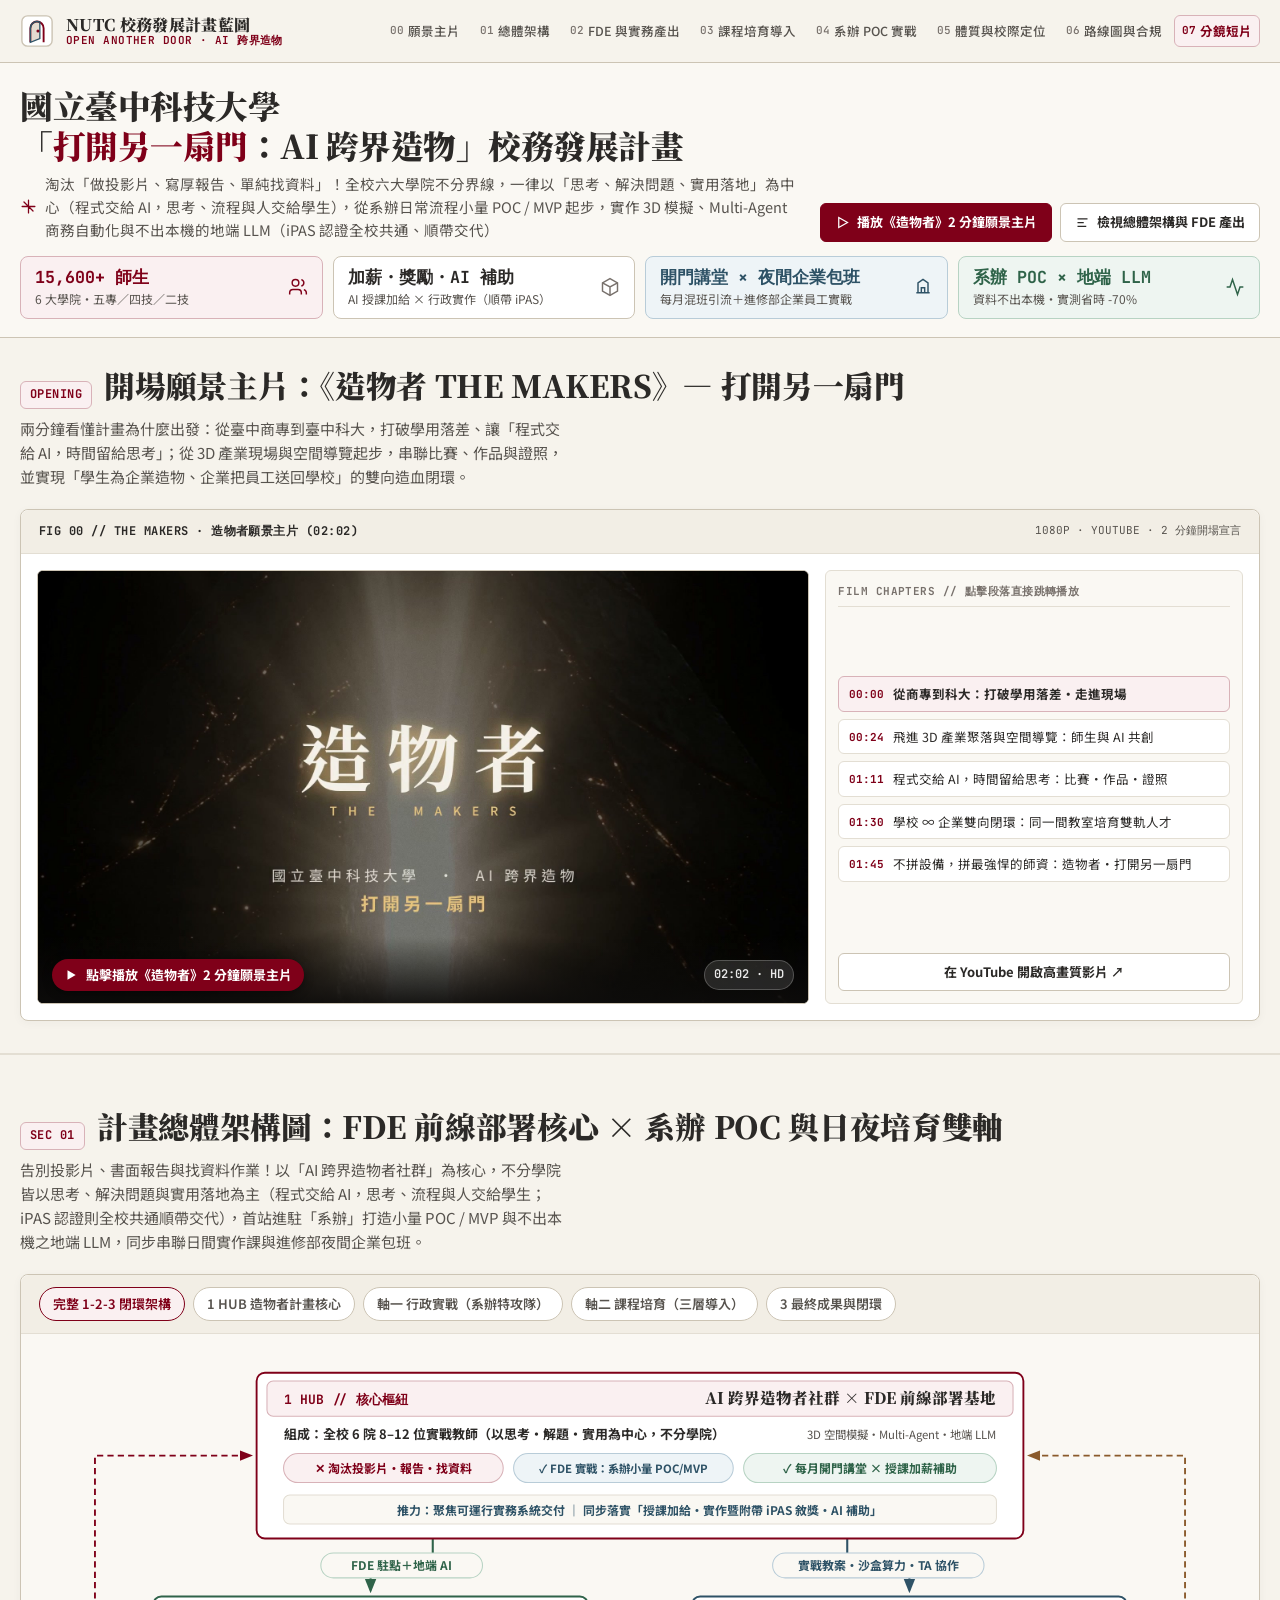
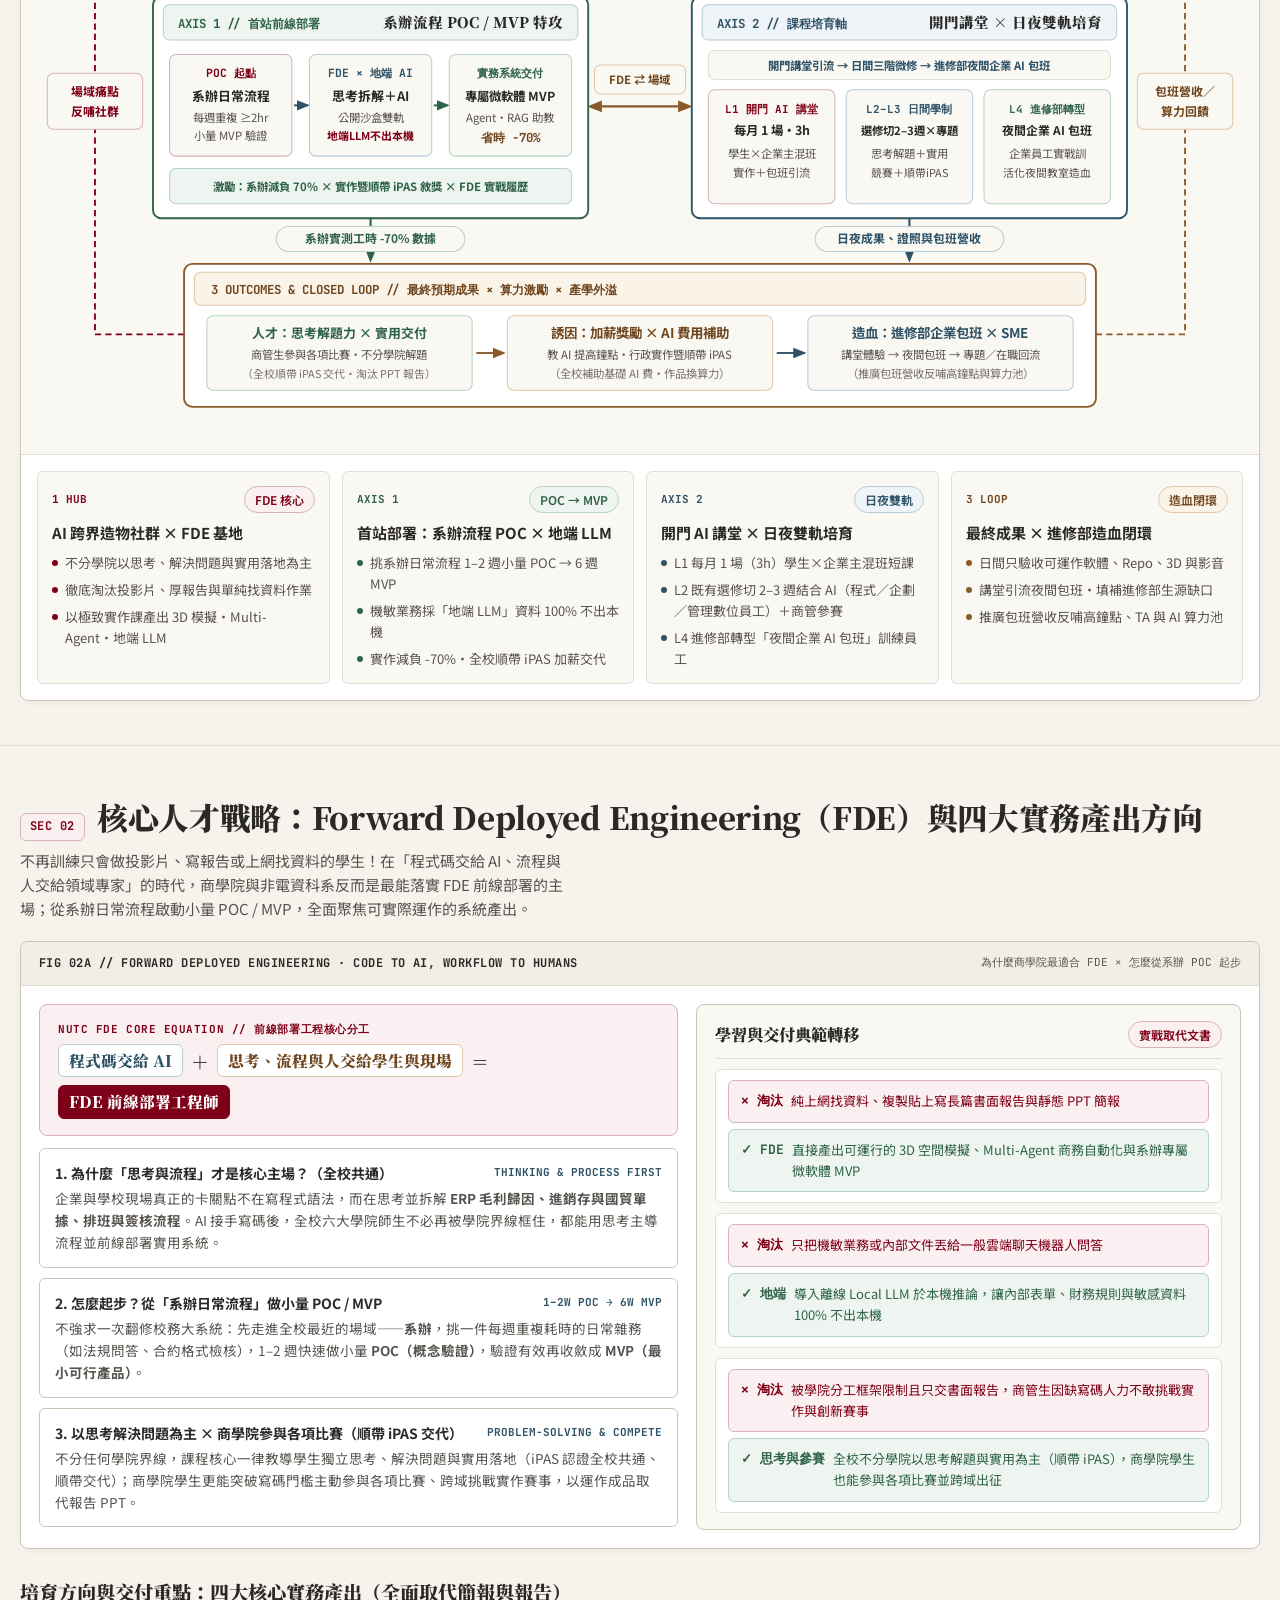
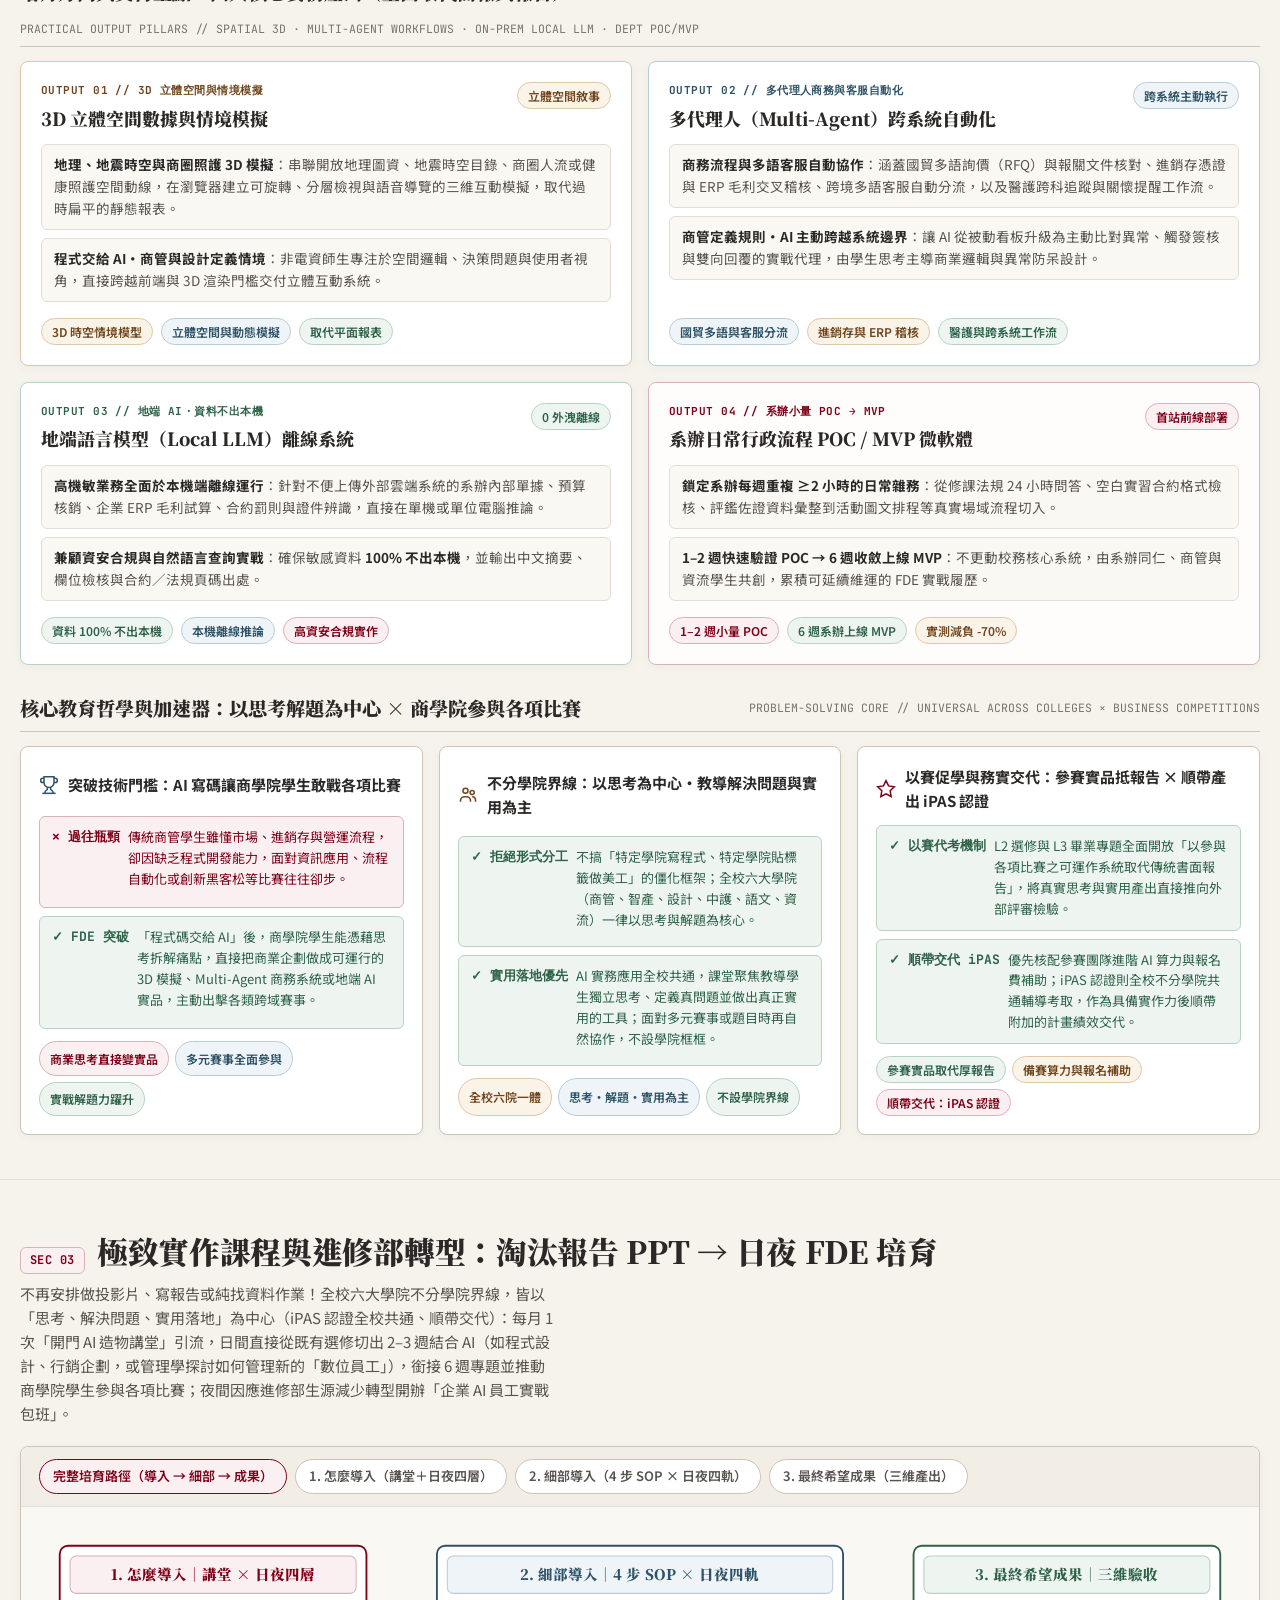
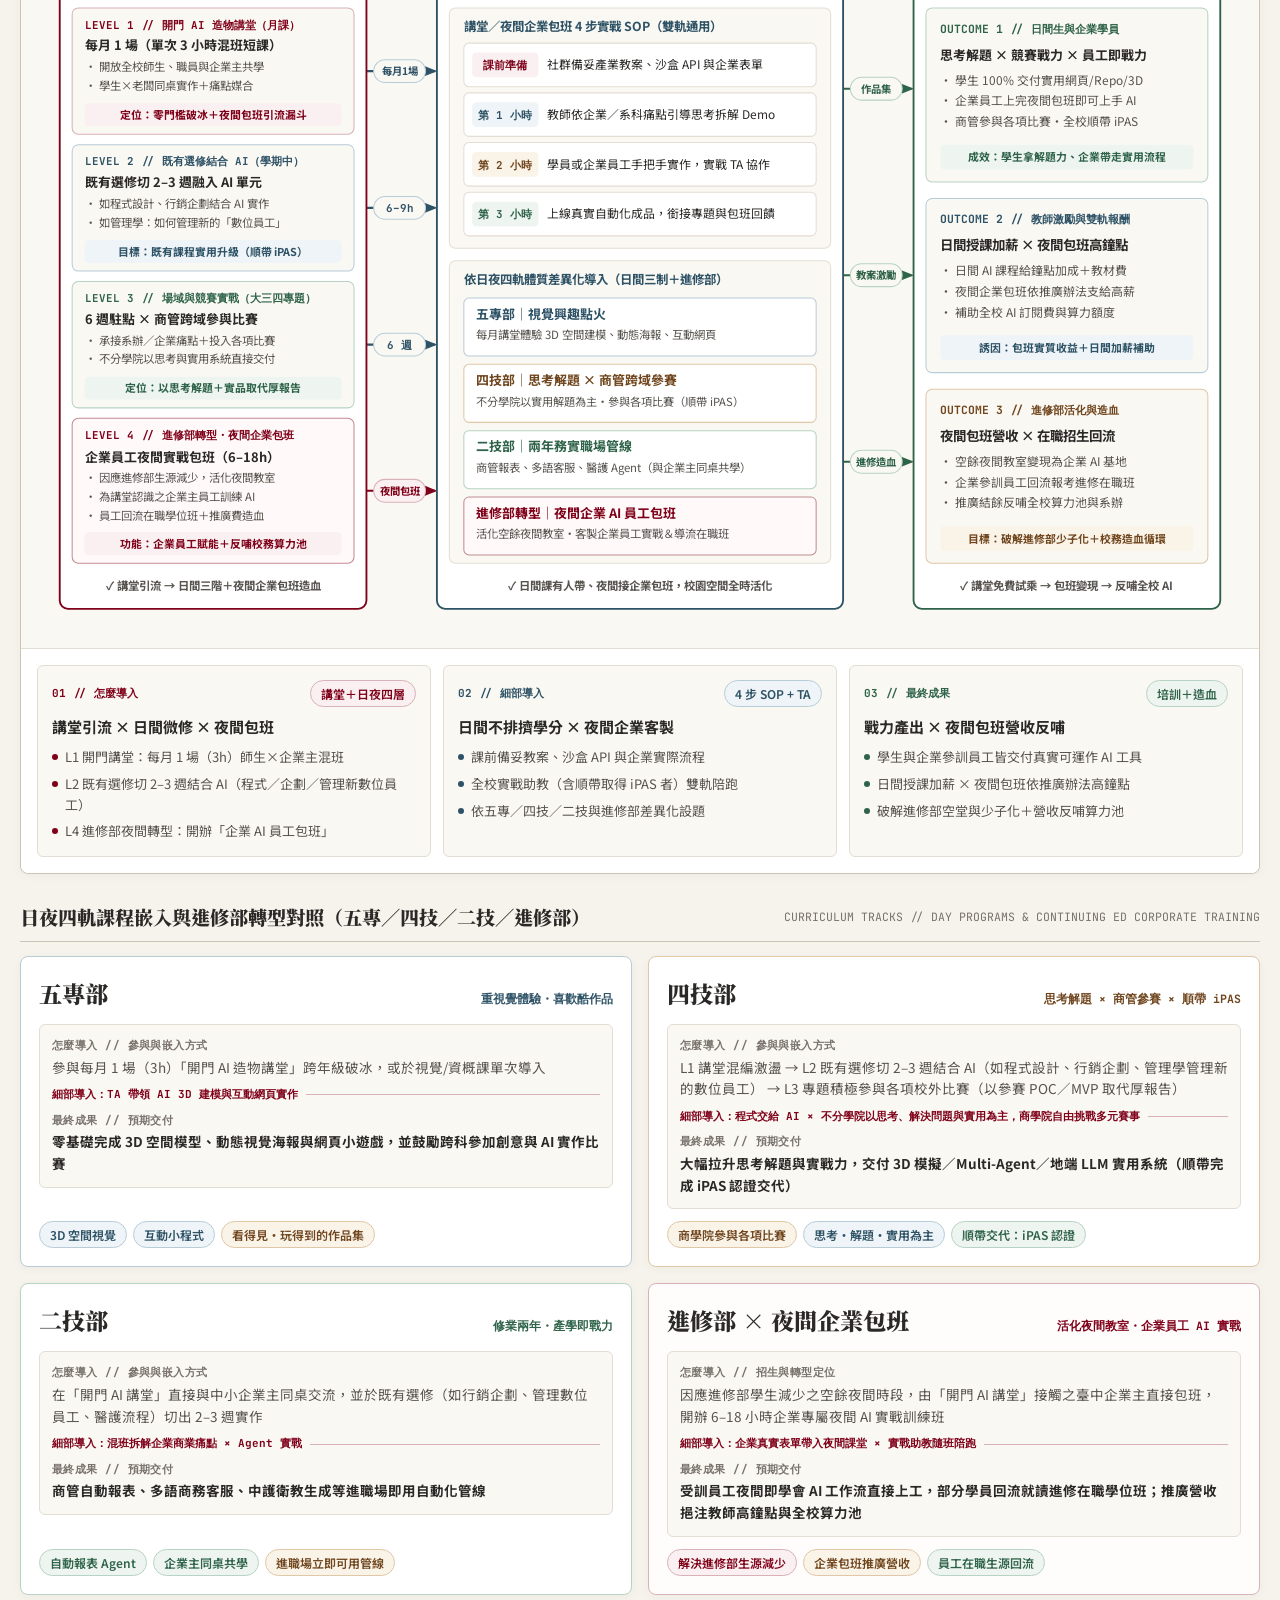
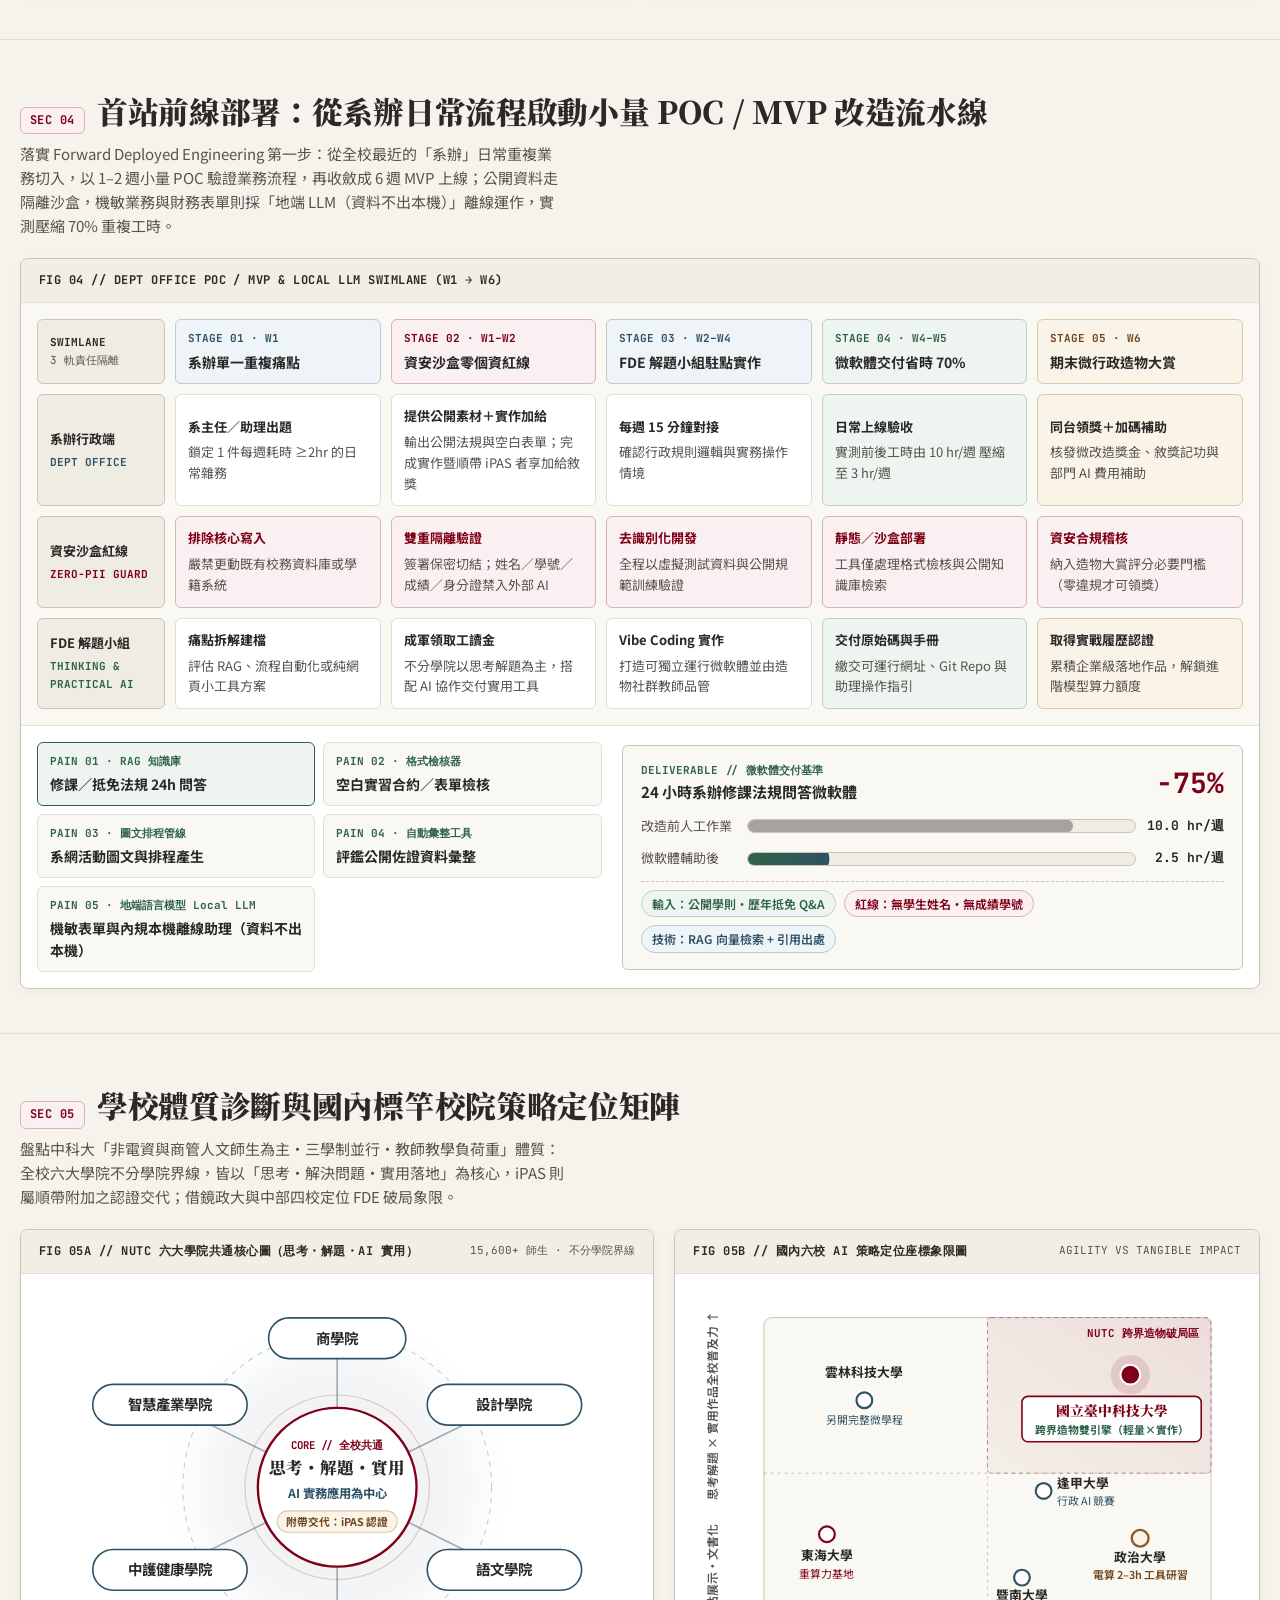
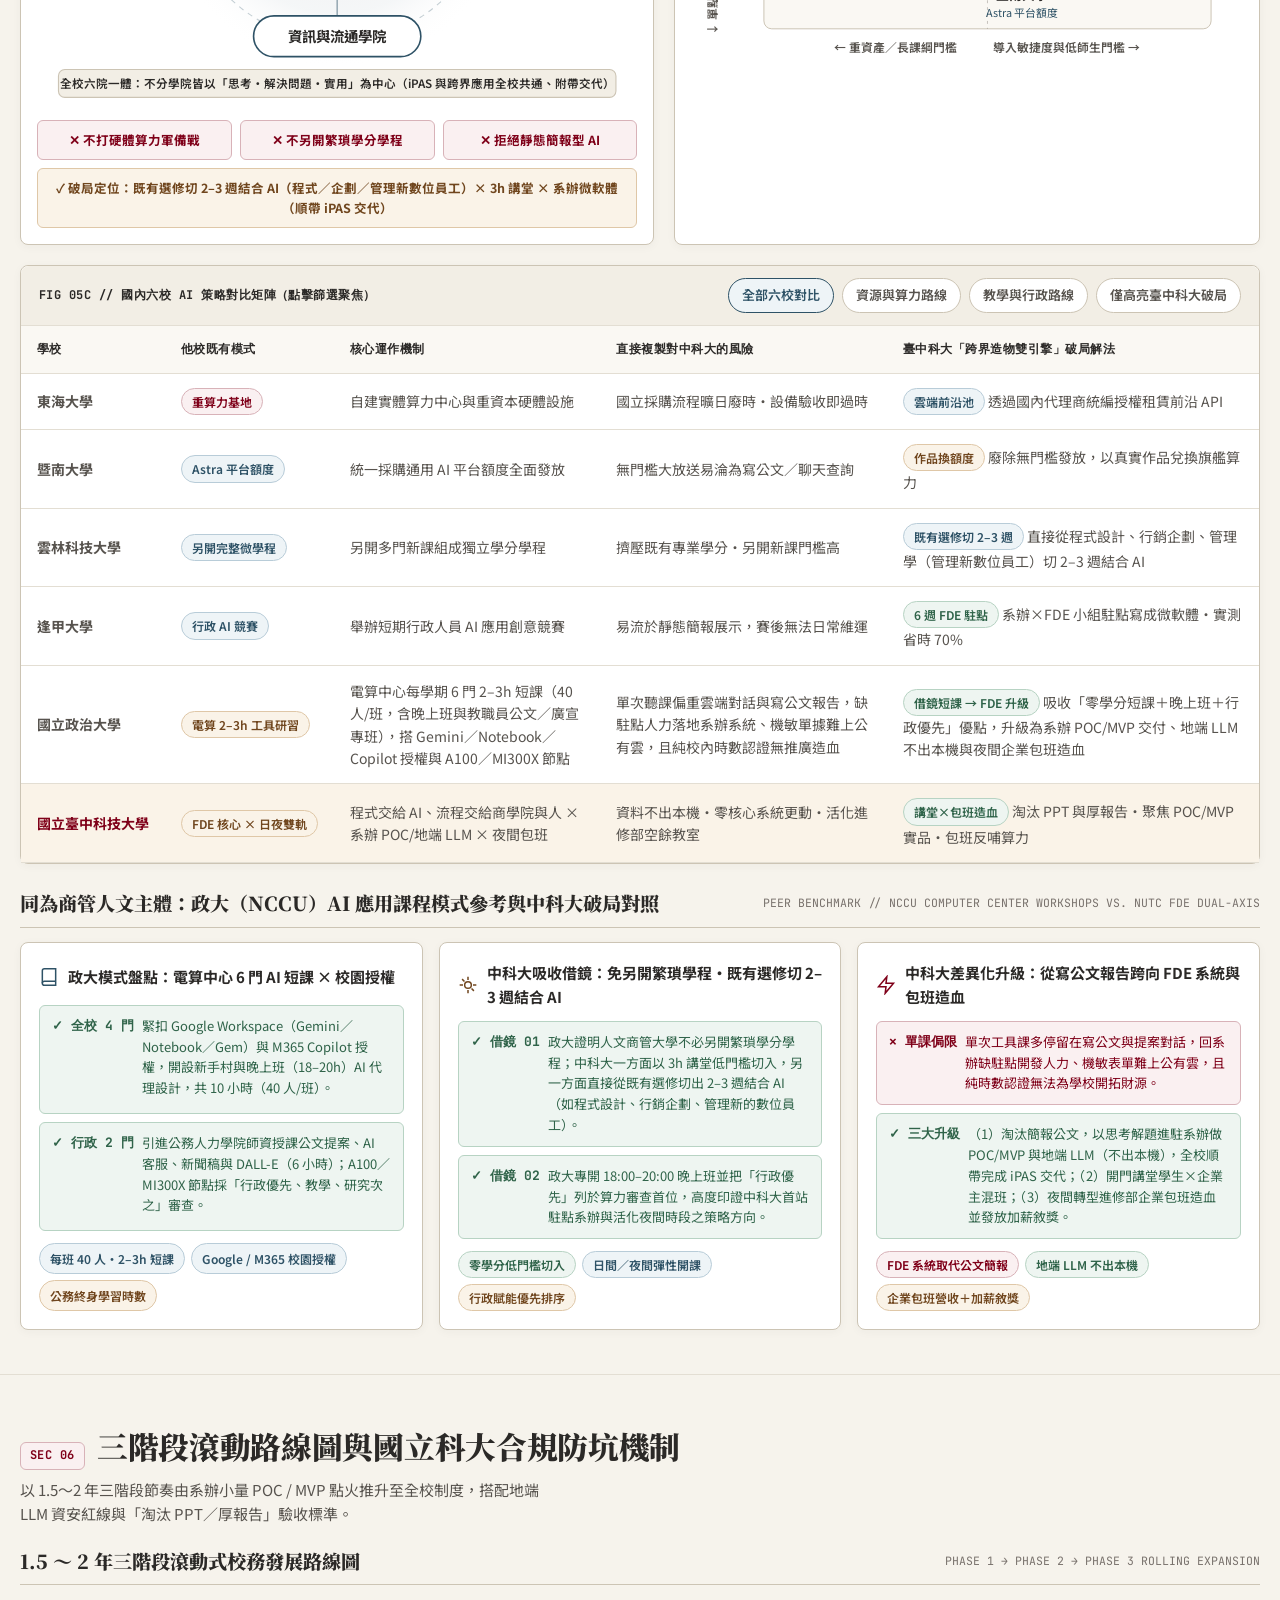
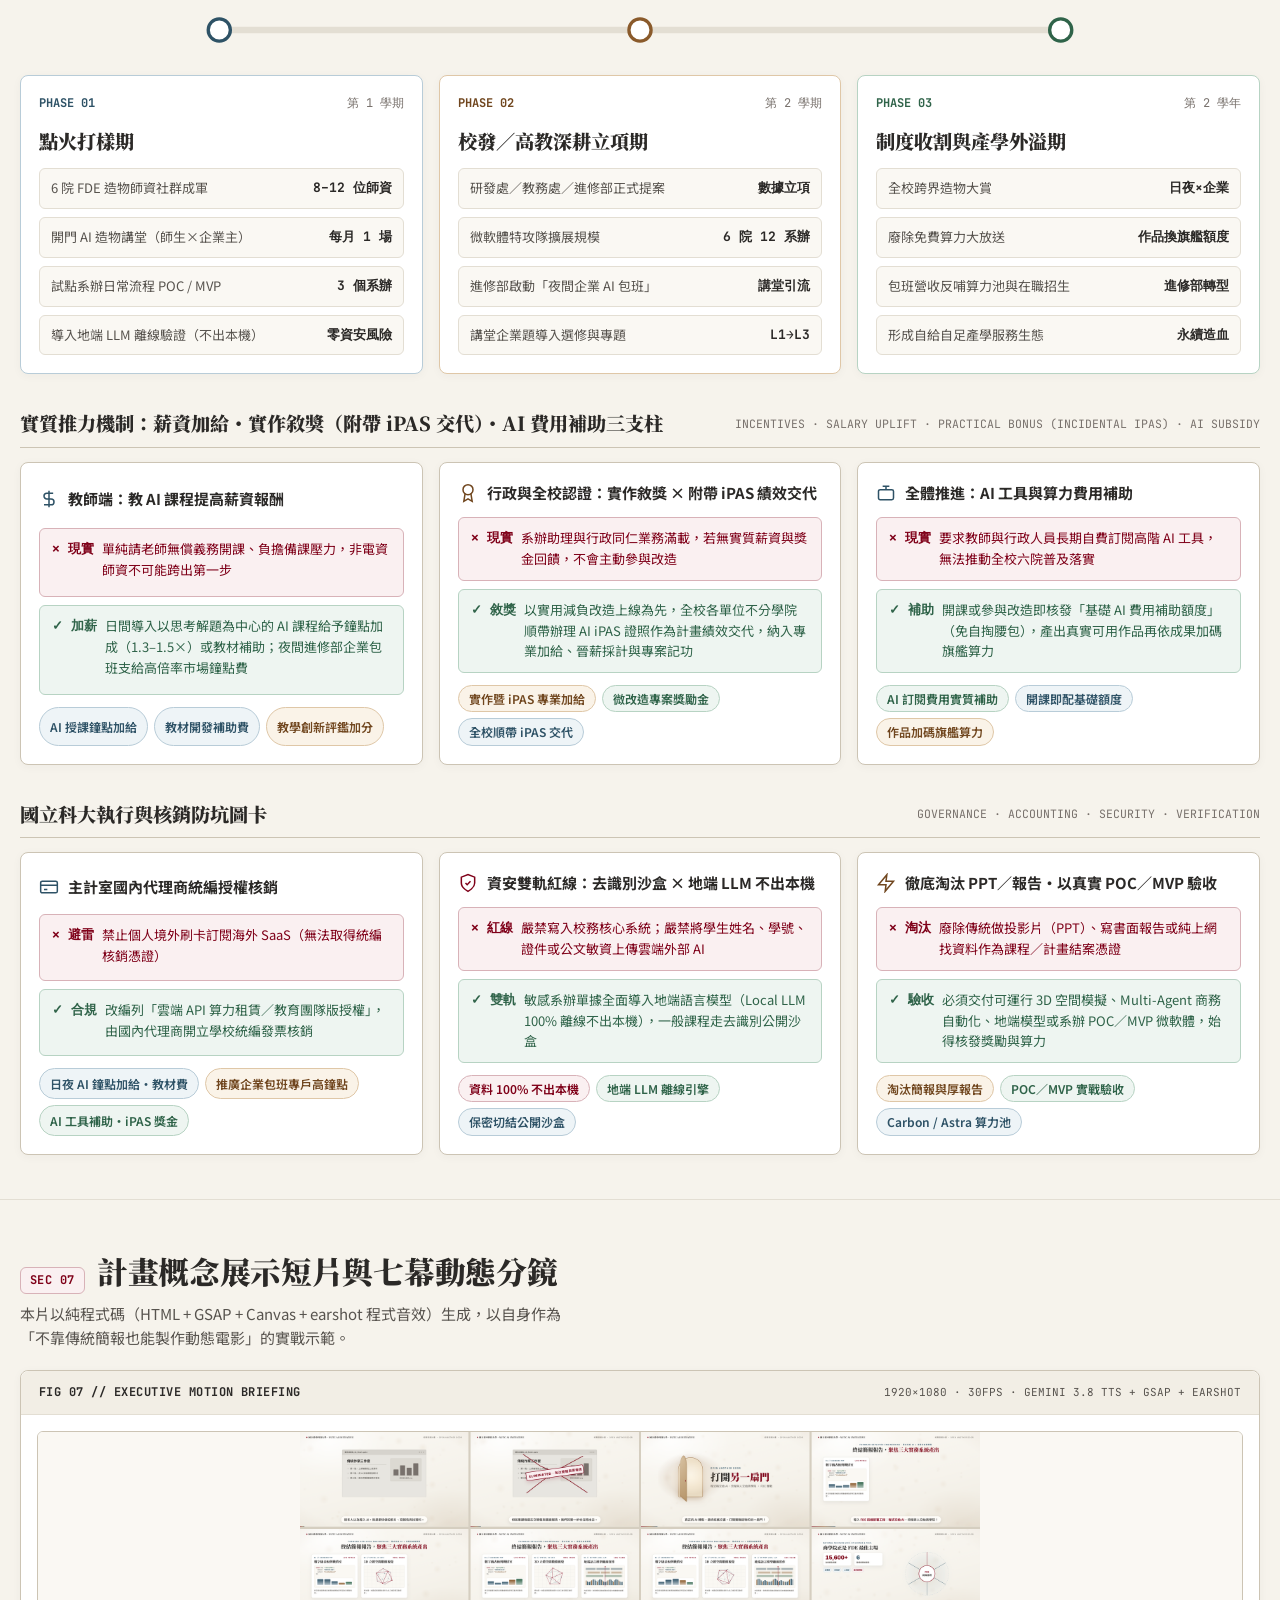
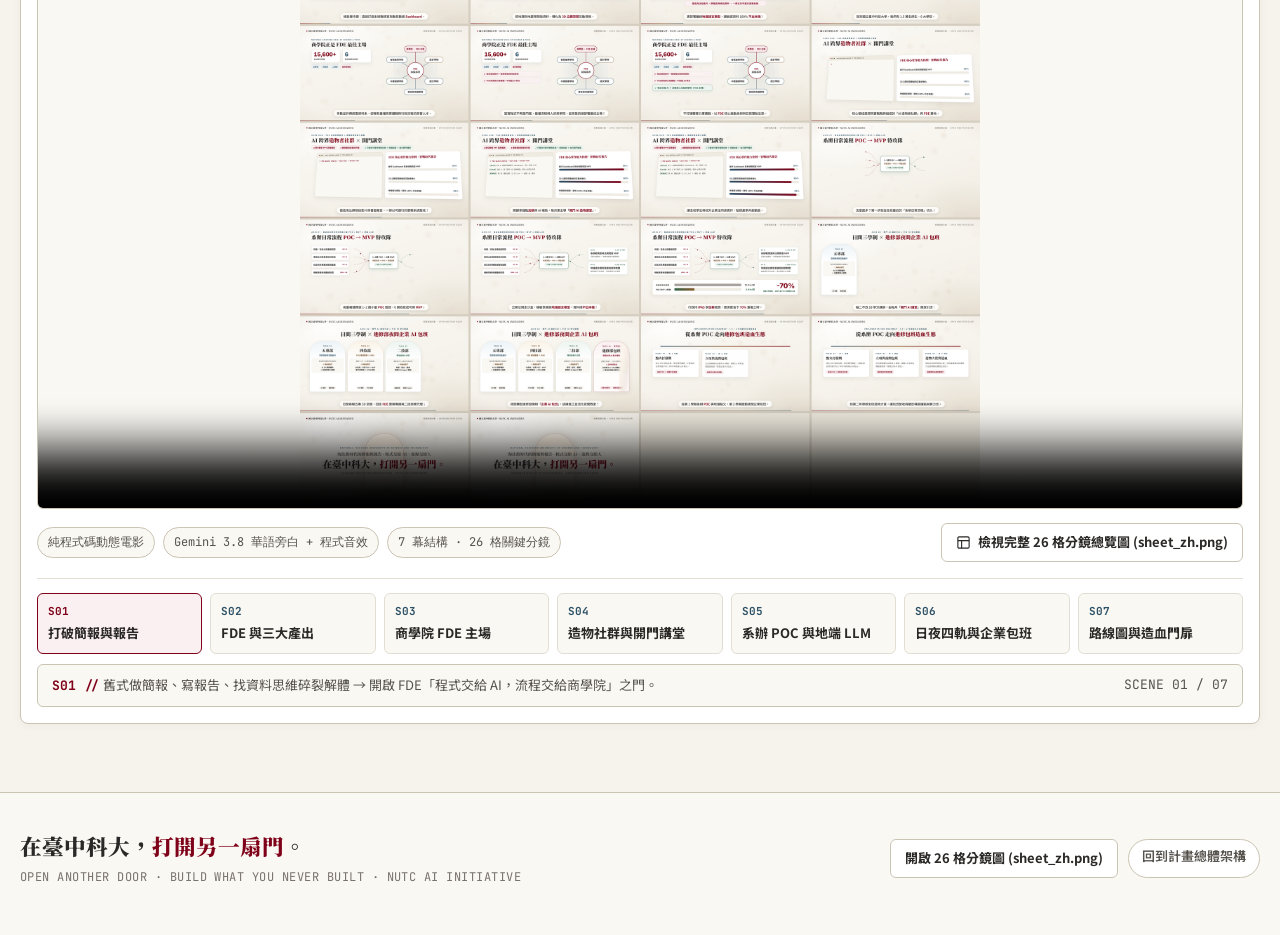
<file: docs/index.html>
<!doctype html>
<html lang="zh-Hant-TW">
<head>
  <meta charset="utf-8">
  <meta name="viewport" content="width=device-width, initial-scale=1">
  <title>國立臺中科技大學「打開另一扇門：AI 跨界造物」校務發展計畫藍圖</title>
  <meta name="description" content="國立臺中科技大學「打開另一扇門：AI 跨界造物」校務發展計畫互動架構藍圖：1 個 AI 跨界造物者計畫核心 × 行政實戰與課程培育雙軸驅動 × 三層課程導入細節與最終預期成果。">
  <meta name="theme-color" content="#F6F3EC">
  <link rel="preconnect" href="https://fonts.googleapis.com">
  <link rel="preconnect" href="https://fonts.gstatic.com" crossorigin>
  <link href="https://fonts.googleapis.com/css2?family=JetBrains+Mono:wght@400;600;700&family=Noto+Sans+TC:wght@400;500;700&family=Noto+Serif+TC:wght@700;900&display=swap" rel="stylesheet">
  <link rel="stylesheet" href="./styles.css">
</head>
<body>
  <a class="skip-link" href="#architecture">跳至計畫總體架構</a>

  <header class="site-header">
    <div class="container header-inner">
      <a class="brand" href="#architecture" aria-label="國立臺中科技大學 打開另一扇門 首頁">
        <svg class="brand-mark" viewBox="0 0 36 36" fill="none" aria-hidden="true">
          <rect x="2" y="2" width="32" height="32" rx="6" fill="#FFFFFF" stroke="#CCC4B4" stroke-width="1.5"/>
          <path d="M11 30V15a7 7 0 0 1 14 0v15" stroke="#7F0019" stroke-width="2"/>
          <path d="M11 30V15a7 7 0 0 1 10-6.3V26l-10 4Z" fill="#8A5A2B" fill-opacity="0.22" stroke="#2E5266" stroke-width="1.4"/>
          <circle cx="19" cy="18" r="1.6" fill="#7F0019"/>
        </svg>
        <span class="brand-text">
          <span class="brand-title">NUTC 校務發展計畫藍圖</span>
          <span class="brand-code">OPEN ANOTHER DOOR · AI 跨界造物</span>
        </span>
      </a>

      <button class="nav-toggle" id="nav-toggle" type="button" aria-expanded="false" aria-controls="site-nav" aria-label="開啟導覽選單">
        <svg width="20" height="20" viewBox="0 0 24 24" fill="none" stroke="currentColor" stroke-width="1.8" stroke-linecap="round" aria-hidden="true">
          <path d="M4 7h16M4 12h16M4 17h16"/>
        </svg>
      </button>

      <nav class="site-nav" id="site-nav" aria-label="計畫架構導覽">
        <a class="nav-link is-active" href="#vision-film"><span class="nav-idx">00</span>願景主片</a>
        <a class="nav-link" href="#architecture"><span class="nav-idx">01</span>總體架構</a>
        <a class="nav-link" href="#fde"><span class="nav-idx">02</span>FDE 與實務產出</a>
        <a class="nav-link" href="#curriculum"><span class="nav-idx">03</span>課程培育導入</a>
        <a class="nav-link" href="#pipeline"><span class="nav-idx">04</span>系辦 POC 實戰</a>
        <a class="nav-link" href="#matrix"><span class="nav-idx">05</span>體質與校際定位</a>
        <a class="nav-link" href="#roadmap"><span class="nav-idx">06</span>路線圖與合規</a>
        <a class="nav-link" href="#film"><span class="nav-idx">07</span>分鏡短片</a>
      </nav>
    </div>
  </header>

  <main id="main">
    <!-- ══════════════════════════════════════════════════════════════════
         COMPACT TOP BRIEF BANNER (Hero Declaration & Key KPIs)
         ══════════════════════════════════════════════════════════════════ -->
    <section class="top-brief-banner" aria-label="計畫核心宣示與關鍵規模">
      <div class="container">
        <div class="top-brief-row">
          <div class="top-brief-copy">
            <h1 class="hero-title">國立臺中科技大學 <span class="no-split">「<em>打開另一扇門</em>：AI 跨界造物」</span><span class="no-split">校務發展計畫</span></h1>
            <p class="hero-declaration">
              <svg viewBox="0 0 24 24" fill="none" stroke="currentColor" stroke-width="1.8" stroke-linecap="round" stroke-linejoin="round" aria-hidden="true">
                <path d="M12 3v18M3 12h18M5.6 5.6l12.8 12.8"/>
              </svg>
              <span>淘汰「做投影片、寫厚報告、單純找資料」！全校六大學院不分界線，一律以「思考、解決問題、實用落地」為中心（程式交給 AI，思考、流程與人交給學生），從系辦日常流程小量 POC / MVP 起步，實作 3D 模擬、Multi-Agent 商務自動化與不出本機的地端 LLM（iPAS 認證全校共通、順帶交代）</span>
            </p>
          </div>

          <div class="top-brief-actions">
            <a class="btn-muji-primary" href="#vision-film" id="hero-play-vision">
              <svg viewBox="0 0 24 24" fill="none" stroke="currentColor" stroke-width="2" aria-hidden="true">
                <polygon points="6 4 20 12 6 20 6 4"/>
              </svg>
              播放《造物者》2 分鐘願景主片
            </a>
            <a class="btn-blueprint" href="#architecture">
              <svg viewBox="0 0 24 24" fill="none" stroke="currentColor" stroke-width="2" aria-hidden="true">
                <path d="M4 6h16M4 12h10M4 18h14"/>
              </svg>
              檢視總體架構與 FDE 產出
            </a>
          </div>
        </div>

        <div class="kpi-strip" role="list" aria-label="計畫關鍵規模指標">
          <div class="kpi-pill is-red" role="listitem">
            <div>
              <div class="kpi-main">15,600+ 師生</div>
              <div class="kpi-sub">6 大學院・五專／四技／二技</div>
            </div>
            <svg class="kpi-icon" viewBox="0 0 24 24" fill="none" stroke="currentColor" stroke-width="1.75" aria-hidden="true">
              <path d="M16 21v-2a4 4 0 0 0-4-4H6a4 4 0 0 0-4 4v2"/>
              <circle cx="9" cy="7" r="4"/>
              <path d="M22 21v-2a4 4 0 0 0-3-3.87M16 3.13a4 4 0 0 1 0 7.75"/>
            </svg>
          </div>

          <div class="kpi-pill" role="listitem">
            <div>
              <div class="kpi-main">加薪・獎勵・AI 補助</div>
              <div class="kpi-sub">AI 授課加給 × 行政實作（順帶 iPAS）</div>
            </div>
            <svg class="kpi-icon" viewBox="0 0 24 24" fill="none" stroke="currentColor" stroke-width="1.75" aria-hidden="true">
              <polygon points="12 2 21 7 21 17 12 22 3 17 3 7 12 2"/>
              <path d="M12 22V12M21 7l-9 5-9-5"/>
            </svg>
          </div>

          <div class="kpi-pill is-indigo" role="listitem">
            <div>
              <div class="kpi-main">開門講堂 × 夜間企業包班</div>
              <div class="kpi-sub">每月混班引流＋進修部企業員工實戰</div>
            </div>
            <svg class="kpi-icon" viewBox="0 0 24 24" fill="none" stroke="currentColor" stroke-width="1.75" aria-hidden="true">
              <path d="M4 19h16M6 19V7l6-4 6 4v12"/>
              <path d="M10 19v-6h4v6"/>
            </svg>
          </div>

          <div class="kpi-pill is-mint" role="listitem">
            <div>
              <div class="kpi-main">系辦 POC × 地端 LLM</div>
              <div class="kpi-sub">資料不出本機・實測省時 -70%</div>
            </div>
            <svg class="kpi-icon" viewBox="0 0 24 24" fill="none" stroke="currentColor" stroke-width="1.75" aria-hidden="true">
              <path d="M22 12h-4l-3 9L9 3l-3 9H2"/>
            </svg>
          </div>
        </div>
      </div>
    </section>

    <!-- ══════════════════════════════════════════════════════════════════
         OPENING VISION FILM: 《造物者 THE MAKERS》2 分鐘願景主片 (YouTube)
         ══════════════════════════════════════════════════════════════════ -->
    <section class="blueprint-section vision-prologue-section" id="vision-film" aria-label="開場願景主片">
      <div class="container">
        <div class="section-head">
          <div class="section-title-wrap">
            <span class="section-code">OPENING</span>
            <h2 class="section-title">開場願景主片：《造物者 THE MAKERS》— 打開另一扇門</h2>
          </div>
          <p class="section-thesis">兩分鐘看懂計畫為什麼出發：從臺中商專到臺中科大，打破學用落差、讓「程式交給 AI，時間留給思考」；從 3D 產業現場與空間導覽起步，串聯比賽、作品與證照，並實現「學生為企業造物、企業把員工送回學校」的雙向造血閉環。</p>
        </div>

        <article class="plate vision-plate" aria-label="造物者願景主片播放器">
          <div class="plate-head">
            <span class="plate-label">FIG 00 // THE MAKERS · 造物者願景主片 (02:02)</span>
            <span class="plate-tag">1080P · YOUTUBE · 2 分鐘開場宣言</span>
          </div>

          <div class="vision-split">
            <div class="vision-stage" id="vision-stage">
              <button type="button" class="vision-poster-btn" id="vision-play-btn" aria-label="播放《造物者 THE MAKERS》2 分鐘願景主片">
                <img src="./assets/makers_v2_poster.jpg" alt="造物者 THE MAKERS — 國立臺中科技大學 AI 跨界造物願景主片封面" loading="eager">
                <div class="vision-play-bar">
                  <span class="vision-play-pill">
                    <svg viewBox="0 0 24 24" fill="currentColor" aria-hidden="true"><polygon points="6 4 20 12 6 20 6 4"/></svg>
                    <span>點擊播放《造物者》2 分鐘願景主片</span>
                  </span>
                  <span class="vision-duration">02:02 · HD</span>
                </div>
              </button>
            </div>

            <aside class="vision-rail" aria-label="影片五大核心章節導覽">
              <div class="vision-rail-head">FILM CHAPTERS // 點擊段落直接跳轉播放</div>
              <div class="vision-chap-list">
                <button type="button" class="vision-chap-btn is-active" data-start="0">
                  <span class="vision-chap-time">00:00</span>
                  <span class="vision-chap-text">從商專到科大：打破學用落差・走進現場</span>
                </button>
                <button type="button" class="vision-chap-btn" data-start="24">
                  <span class="vision-chap-time">00:24</span>
                  <span class="vision-chap-text">飛進 3D 產業聚落與空間導覽：師生與 AI 共創</span>
                </button>
                <button type="button" class="vision-chap-btn" data-start="71">
                  <span class="vision-chap-time">01:11</span>
                  <span class="vision-chap-text">程式交給 AI，時間留給思考：比賽・作品・證照</span>
                </button>
                <button type="button" class="vision-chap-btn" data-start="90">
                  <span class="vision-chap-time">01:30</span>
                  <span class="vision-chap-text">學校 ∞ 企業雙向閉環：同一間教室培育雙軌人才</span>
                </button>
                <button type="button" class="vision-chap-btn" data-start="105">
                  <span class="vision-chap-time">01:45</span>
                  <span class="vision-chap-text">不拼設備，拼最強悍的師資：造物者・打開另一扇門</span>
                </button>
              </div>
              <div class="vision-rail-foot">
                <a class="btn-blueprint vision-yt-link" href="https://www.youtube.com/watch?v=sOAPQF4ebiQ" target="_blank" rel="noopener">在 YouTube 開啟高畫質影片 ↗</a>
              </div>
            </aside>
          </div>
        </article>
      </div>
    </section>

    <!-- ══════════════════════════════════════════════════════════════════
         SECTION 1: 計畫總體架構圖（1 個造物者核心 × 雙軸驅動 × 成果閉環）
         ══════════════════════════════════════════════════════════════════ -->
    <section class="blueprint-section" id="architecture">
      <div class="container">
        <div class="section-head">
          <div class="section-title-wrap">
            <span class="section-code">SEC 01</span>
            <h2 class="section-title">計畫總體架構圖：FDE 前線部署核心 × 系辦 POC 與日夜培育雙軸</h2>
          </div>
          <p class="section-thesis">告別投影片、書面報告與找資料作業！以「AI 跨界造物者社群」為核心，不分學院皆以思考、解決問題與實用落地為主（程式交給 AI，思考、流程與人交給學生；iPAS 認證則全校共通順帶交代），首站進駐「系辦」打造小量 POC / MVP 與不出本機之地端 LLM，同步串聯日間實作課與進修部夜間企業包班。</p>
        </div>

        <article class="plate">
          <div class="arch-toolbar">
            <div class="filter-pills" role="group" aria-label="核心架構圖焦點切換">
              <button class="tab-btn is-gold is-active" type="button" data-arch-focus="all">完整 1-2-3 閉環架構</button>
              <button class="tab-btn" type="button" data-arch-focus="hub">1 HUB 造物者計畫核心</button>
              <button class="tab-btn" type="button" data-arch-focus="e1">軸一 行政實戰（系辦特攻隊）</button>
              <button class="tab-btn" type="button" data-arch-focus="e2">軸二 課程培育（三層導入）</button>
              <button class="tab-btn" type="button" data-arch-focus="loop">3 最終成果與閉環</button>
            </div>
            <span class="scroll-hint">← 左右滑動檢視完整架構圖 →</span>
          </div>

          <div class="svg-scroll-stage">
            <svg class="arch-svg" id="core-arch-svg" viewBox="0 0 1160 660" role="img" aria-label="國立臺中科技大學 AI 跨界造物計畫總體架構圖">
              <defs>
                <marker id="arrow-indigo" viewBox="0 0 10 10" refX="8" refY="5" markerWidth="7" markerHeight="7" orient="auto-start-reverse">
                  <path d="M 0 1 L 10 5 L 0 9 z" fill="#2E5266"/>
                </marker>
                <marker id="arrow-moss" viewBox="0 0 10 10" refX="8" refY="5" markerWidth="7" markerHeight="7" orient="auto-start-reverse">
                  <path d="M 0 1 L 10 5 L 0 9 z" fill="#2F6349"/>
                </marker>
                <marker id="arrow-ochre" viewBox="0 0 10 10" refX="8" refY="5" markerWidth="7" markerHeight="7" orient="auto-start-reverse">
                  <path d="M 0 1 L 10 5 L 0 9 z" fill="#8A5A2B"/>
                </marker>
                <marker id="arrow-red" viewBox="0 0 10 10" refX="8" refY="5" markerWidth="7" markerHeight="7" orient="auto-start-reverse">
                  <path d="M 0 1 L 10 5 L 0 9 z" fill="#7F0019"/>
                </marker>
              </defs>

              <!-- ── Conduits / Flows ── -->
              <!-- Hub -> Axis 1 -->
              <g class="arch-flow" data-flow="hub e1">
                <path d="M 380 180 L 380 206 L 320 206 L 320 230" fill="none" stroke="#2F6349" stroke-width="2" marker-end="url(#arrow-moss)"/>
                <rect x="272" y="194" width="156" height="24" rx="12" fill="#FAF8F3" stroke="#B7D3C3"/>
                <text x="350" y="210" text-anchor="middle" fill="#2F6349" font-family="'Noto Sans TC', sans-serif" font-size="11.5" font-weight="700">FDE 駐點＋地端 AI</text>
              </g>

              <!-- Hub -> Axis 2 -->
              <g class="arch-flow" data-flow="hub e2">
                <path d="M 780 180 L 780 206 L 840 206 L 840 230" fill="none" stroke="#2E5266" stroke-width="2" marker-end="url(#arrow-indigo)"/>
                <rect x="708" y="194" width="204" height="24" rx="12" fill="#FAF8F3" stroke="#B8CCD8"/>
                <text x="810" y="210" text-anchor="middle" fill="#2E5266" font-family="'Noto Sans TC', sans-serif" font-size="11.5" font-weight="700">實戰教案・沙盒算力・TA 協作</text>
              </g>

              <!-- Axis 1 <-> Axis 2 Interlock -->
              <g class="arch-flow" data-flow="e1 e2">
                <path d="M 532 342 L 628 342" fill="none" stroke="#8A5A2B" stroke-width="2" marker-start="url(#arrow-ochre)" marker-end="url(#arrow-ochre)"/>
                <rect x="536" y="302" width="88" height="28" rx="6" fill="#FAF8F3" stroke="#DFC7A7"/>
                <text x="580" y="320" text-anchor="middle" fill="#70461E" font-family="'Noto Sans TC', sans-serif" font-size="11" font-weight="700">FDE ⇄ 場域</text>
              </g>

              <!-- Axis 1 -> Loop -->
              <g class="arch-flow" data-flow="e1 loop">
                <path d="M 320 450 L 320 490" fill="none" stroke="#2F6349" stroke-width="2" marker-end="url(#arrow-moss)"/>
                <rect x="229" y="458" width="182" height="24" rx="12" fill="#FAF8F3" stroke="#B7D3C3"/>
                <text x="320" y="474" text-anchor="middle" fill="#2F6349" font-family="'Noto Sans TC', sans-serif" font-size="11.5" font-weight="700">系辦實測工時 -70% 數據</text>
              </g>

              <!-- Axis 2 -> Loop -->
              <g class="arch-flow" data-flow="e2 loop">
                <path d="M 840 450 L 840 490" fill="none" stroke="#2E5266" stroke-width="2" marker-end="url(#arrow-indigo)"/>
                <rect x="749" y="458" width="182" height="24" rx="12" fill="#FAF8F3" stroke="#B8CCD8"/>
                <text x="840" y="474" text-anchor="middle" fill="#2E5266" font-family="'Noto Sans TC', sans-serif" font-size="11.5" font-weight="700">日夜成果、證照與包班營收</text>
              </g>

              <!-- Outer Closed Loop Return Left -->
              <g class="arch-flow" data-flow="loop hub">
                <path d="M 140 562 L 54 562 L 54 100 L 204 100" fill="none" stroke="#7F0019" stroke-width="1.8" stroke-dasharray="6 4" marker-end="url(#arrow-red)"/>
                <rect x="8" y="310" width="92" height="54" rx="6" fill="#FAF8F3" stroke="#D8B2B8"/>
                <text x="54" y="332" text-anchor="middle" fill="#7F0019" font-family="'Noto Sans TC', sans-serif" font-size="11.5" font-weight="700">場域痛點</text>
                <text x="54" y="351" text-anchor="middle" fill="#7F0019" font-family="'Noto Sans TC', sans-serif" font-size="11.5" font-weight="700">反哺社群</text>
              </g>

              <!-- Outer Closed Loop Return Right -->
              <g class="arch-flow" data-flow="loop hub">
                <path d="M 1020 562 L 1106 562 L 1106 100 L 956 100" fill="none" stroke="#8A5A2B" stroke-width="1.8" stroke-dasharray="6 4" marker-end="url(#arrow-ochre)"/>
                <rect x="1060" y="310" width="92" height="54" rx="6" fill="#FAF8F3" stroke="#DFC7A7"/>
                <text x="1106" y="332" text-anchor="middle" fill="#70461E" font-family="'Noto Sans TC', sans-serif" font-size="11.5" font-weight="700">包班營收／</text>
                <text x="1106" y="351" text-anchor="middle" fill="#70461E" font-family="'Noto Sans TC', sans-serif" font-size="11.5" font-weight="700">算力回饋</text>
              </g>

              <!-- ── NODE 1: 1 HUB ── -->
              <g class="arch-node" data-node="hub" tabindex="0" role="button" aria-label="1 核心造物樞紐：AI 跨界造物者計畫社群與 FDE 前線部署">
                <rect x="210" y="20" width="740" height="160" rx="8" fill="#FFFFFF" stroke="#7F0019" stroke-width="1.8"/>
                <rect x="220" y="28" width="720" height="34" rx="6" fill="#FAF0F1" stroke="#D8B2B8" stroke-width="1"/>
                <text x="236" y="50" fill="#7F0019" font-family="'JetBrains Mono', monospace" font-size="12.5" font-weight="700">1 HUB // 核心樞紐</text>
                <text x="924" y="50" text-anchor="end" fill="#2B2927" font-family="'Noto Serif TC', serif" font-size="15" font-weight="900">AI 跨界造物者社群 × FDE 前線部署基地</text>

                <text x="236" y="84" fill="#2B2927" font-family="'Noto Sans TC', sans-serif" font-size="12.5" font-weight="700">組成：全校 6 院 8–12 位實戰教師（以思考・解題・實用為中心，不分學院）</text>
                <text x="924" y="84" text-anchor="end" fill="#57534E" font-family="'Noto Sans TC', sans-serif" font-size="11">3D 空間模擬・Multi-Agent・地端 LLM</text>

                <!-- Iron Rule Pills -->
                <rect x="236" y="98" width="212" height="28" rx="14" fill="#FAF0F1" stroke="#D8B2B8"/>
                <text x="342" y="117" text-anchor="middle" fill="#7F0019" font-family="'Noto Sans TC', sans-serif" font-size="11.5" font-weight="700">✕ 淘汰投影片・報告・找資料</text>

                <rect x="458" y="98" width="212" height="28" rx="14" fill="#EEF4F7" stroke="#B8CCD8"/>
                <text x="564" y="117" text-anchor="middle" fill="#2E5266" font-family="'Noto Sans TC', sans-serif" font-size="11" font-weight="700">✓ FDE 實戰：系辦小量 POC/MVP</text>

                <rect x="680" y="98" width="244" height="28" rx="14" fill="#EEF5F1" stroke="#B7D3C3"/>
                <text x="802" y="117" text-anchor="middle" fill="#2F6349" font-family="'Noto Sans TC', sans-serif" font-size="11.5" font-weight="700">✓ 每月開門講堂 × 授課加薪補助</text>

                <rect x="236" y="138" width="688" height="28" rx="6" fill="#FAF8F3" stroke="#E3DED3"/>
                <text x="580" y="157" text-anchor="middle" fill="#2E5266" font-family="'Noto Sans TC', sans-serif" font-size="11.5" font-weight="700">
                  推力：聚焦可運行實務系統交付 ｜ 同步落實「授課加給・實作暨附帶 iPAS 敘獎・AI 補助」
                </text>
              </g>

              <!-- ── NODE 2: AXIS 1 (FDE Dept Office POC/MVP & Local LLM) ── -->
              <g class="arch-node" data-node="e1" tabindex="0" role="button" aria-label="軸一 首站前線部署：系辦流程 POC / MVP 與地端 LLM">
                <rect x="110" y="236" width="420" height="214" rx="8" fill="#FFFFFF" stroke="#2F6349" stroke-width="1.8"/>
                <rect x="120" y="244" width="400" height="34" rx="6" fill="#EEF5F1" stroke="#B7D3C3" stroke-width="1"/>
                <text x="134" y="266" fill="#2F6349" font-family="'JetBrains Mono', monospace" font-size="12" font-weight="700">AXIS 1 // 首站前線部署</text>
                <text x="506" y="266" text-anchor="end" fill="#2B2927" font-family="'Noto Serif TC', serif" font-size="14" font-weight="900">系辦流程 POC / MVP 特攻</text>

                <!-- 3 pipeline mini-nodes inside Axis 1 -->
                <rect x="126" y="292" width="118" height="98" rx="6" fill="#FAF8F3" stroke="#D8B2B8"/>
                <text x="185" y="314" text-anchor="middle" fill="#7F0019" font-family="'JetBrains Mono', monospace" font-size="11" font-weight="700">POC 起點</text>
                <text x="185" y="337" text-anchor="middle" fill="#2B2927" font-family="'Noto Sans TC', sans-serif" font-size="12.5" font-weight="700">系辦日常流程</text>
                <text x="185" y="357" text-anchor="middle" fill="#57534E" font-family="'Noto Sans TC', sans-serif" font-size="11">每週重複 ≥2hr</text>
                <text x="185" y="374" text-anchor="middle" fill="#57534E" font-family="'Noto Sans TC', sans-serif" font-size="11">小量 MVP 驗證</text>

                <path d="M 246 341 L 259 341" stroke="#2E5266" stroke-width="1.8" marker-end="url(#arrow-indigo)"/>

                <rect x="261" y="292" width="118" height="98" rx="6" fill="#FAF8F3" stroke="#B8CCD8"/>
                <text x="320" y="314" text-anchor="middle" fill="#2E5266" font-family="'JetBrains Mono', monospace" font-size="11" font-weight="700">FDE × 地端 AI</text>
                <text x="320" y="337" text-anchor="middle" fill="#2B2927" font-family="'Noto Sans TC', sans-serif" font-size="12.5" font-weight="700">思考拆解＋AI</text>
                <text x="320" y="357" text-anchor="middle" fill="#57534E" font-family="'Noto Sans TC', sans-serif" font-size="11">公開沙盒雙軌</text>
                <text x="320" y="374" text-anchor="middle" fill="#7F0019" font-family="'Noto Sans TC', sans-serif" font-size="10.5" font-weight="700">地端LLM不出本機</text>

                <path d="M 381 341 L 394 341" stroke="#2F6349" stroke-width="1.8" marker-end="url(#arrow-moss)"/>

                <rect x="396" y="292" width="118" height="98" rx="6" fill="#FAF8F3" stroke="#B7D3C3"/>
                <text x="455" y="314" text-anchor="middle" fill="#2F6349" font-family="'JetBrains Mono', monospace" font-size="11" font-weight="700">實務系統交付</text>
                <text x="455" y="337" text-anchor="middle" fill="#2B2927" font-family="'Noto Sans TC', sans-serif" font-size="12" font-weight="700">專屬微軟體 MVP</text>
                <text x="455" y="357" text-anchor="middle" fill="#57534E" font-family="'Noto Sans TC', sans-serif" font-size="11">Agent・RAG 助教</text>
                <text x="455" y="376" text-anchor="middle" fill="#70461E" font-family="'JetBrains Mono', monospace" font-size="12" font-weight="700">省時 -70%</text>

                <rect x="126" y="402" width="388" height="34" rx="6" fill="#EEF5F1" stroke="#B7D3C3"/>
                <text x="320" y="424" text-anchor="middle" fill="#2F6349" font-family="'Noto Sans TC', sans-serif" font-size="11" font-weight="700">
                  激勵：系辦減負 70% × 實作暨順帶 iPAS 敘獎 × FDE 實戰履歷
                </text>
              </g>

              <!-- ── NODE 3: AXIS 2 (Curriculum & Continuing Ed Transformation) ── -->
              <g class="arch-node" data-node="e2" tabindex="0" role="button" aria-label="軸二 課程培育軸：開門講堂、日間三學制與進修部夜間企業 AI 包班">
                <rect x="630" y="236" width="420" height="214" rx="8" fill="#FFFFFF" stroke="#2E5266" stroke-width="1.8"/>
                <rect x="640" y="244" width="400" height="34" rx="6" fill="#EEF4F7" stroke="#B8CCD8" stroke-width="1"/>
                <text x="654" y="266" fill="#2E5266" font-family="'JetBrains Mono', monospace" font-size="12" font-weight="700">AXIS 2 // 課程培育軸</text>
                <text x="1026" y="266" text-anchor="end" fill="#2B2927" font-family="'Noto Serif TC', serif" font-size="14" font-weight="900">開門講堂 × 日夜雙軌培育</text>

                <rect x="646" y="288" width="388" height="28" rx="6" fill="#FAF8F3" stroke="#E3DED3"/>
                <text x="840" y="307" text-anchor="middle" fill="#2E5266" font-family="'Noto Sans TC', sans-serif" font-size="11" font-weight="700">
                  開門講堂引流 → 日間三階微修 → 進修部夜間企業 AI 包班
                </text>

                <!-- 3 Curriculum Layers inside Axis 2 -->
                <rect x="646" y="326" width="122" height="110" rx="6" fill="#FAF8F3" stroke="#D8B2B8"/>
                <text x="707" y="348" text-anchor="middle" fill="#7F0019" font-family="'JetBrains Mono', monospace" font-size="10.5" font-weight="700">L1 開門 AI 講堂</text>
                <text x="707" y="370" text-anchor="middle" fill="#2B2927" font-family="'Noto Sans TC', sans-serif" font-size="12" font-weight="700">每月 1 場・3h</text>
                <text x="707" y="392" text-anchor="middle" fill="#57534E" font-family="'Noto Sans TC', sans-serif" font-size="11">學生×企業主混班</text>
                <text x="707" y="410" text-anchor="middle" fill="#57534E" font-family="'Noto Sans TC', sans-serif" font-size="11">實作＋包班引流</text>

                <rect x="779" y="326" width="122" height="110" rx="6" fill="#FAF8F3" stroke="#B8CCD8"/>
                <text x="840" y="348" text-anchor="middle" fill="#2E5266" font-family="'JetBrains Mono', monospace" font-size="10.5" font-weight="700">L2–L3 日間學制</text>
                <text x="840" y="370" text-anchor="middle" fill="#2B2927" font-family="'Noto Sans TC', sans-serif" font-size="11" font-weight="700">選修切2–3週×專題</text>
                <text x="840" y="392" text-anchor="middle" fill="#57534E" font-family="'Noto Sans TC', sans-serif" font-size="11">思考解題＋實用</text>
                <text x="840" y="410" text-anchor="middle" fill="#57534E" font-family="'Noto Sans TC', sans-serif" font-size="10.5">競賽＋順帶iPAS</text>

                <rect x="912" y="326" width="122" height="110" rx="6" fill="#FAF8F3" stroke="#B7D3C3"/>
                <text x="973" y="348" text-anchor="middle" fill="#2F6349" font-family="'JetBrains Mono', monospace" font-size="10.5" font-weight="700">L4 進修部轉型</text>
                <text x="973" y="370" text-anchor="middle" fill="#2B2927" font-family="'Noto Sans TC', sans-serif" font-size="11.5" font-weight="700">夜間企業 AI 包班</text>
                <text x="973" y="392" text-anchor="middle" fill="#57534E" font-family="'Noto Sans TC', sans-serif" font-size="11">企業員工實戰訓</text>
                <text x="973" y="410" text-anchor="middle" fill="#57534E" font-family="'Noto Sans TC', sans-serif" font-size="10.5">活化夜間教室造血</text>
              </g>

              <!-- ── NODE 4: 3 OUTCOMES & CLOSED LOOP ── -->
              <g class="arch-node" data-node="loop" tabindex="0" role="button" aria-label="3 號最終成果驗證、算力激勵與產學外溢閉環">
                <rect x="140" y="494" width="880" height="138" rx="8" fill="#FFFFFF" stroke="#8A5A2B" stroke-width="1.8"/>
                <rect x="150" y="502" width="860" height="32" rx="6" fill="#FAF3E8" stroke="#DFC7A7" stroke-width="1"/>
                <text x="166" y="523" fill="#70461E" font-family="'JetBrains Mono', monospace" font-size="12" font-weight="700">3 OUTCOMES &amp; CLOSED LOOP // 最終預期成果 × 算力激勵 × 產學外溢</text>

                <rect x="162" y="544" width="256" height="72" rx="6" fill="#FAF8F3" stroke="#B7D3C3"/>
                <text x="290" y="566" text-anchor="middle" fill="#2F6349" font-family="'Noto Sans TC', sans-serif" font-size="12.5" font-weight="700">人才：思考解題力 × 實用交付</text>
                <text x="290" y="586" text-anchor="middle" fill="#57534E" font-family="'Noto Sans TC', sans-serif" font-size="11">商管生參與各項比賽・不分學院解題</text>
                <text x="290" y="604" text-anchor="middle" fill="#78716C" font-family="'Noto Sans TC', sans-serif" font-size="10.5">（全校順帶 iPAS 交代・淘汰 PPT 報告）</text>

                <path d="M 422 580 L 448 580" stroke="#8A5A2B" stroke-width="1.8" marker-end="url(#arrow-ochre)"/>

                <rect x="452" y="544" width="256" height="72" rx="6" fill="#FAF8F3" stroke="#DFC7A7"/>
                <text x="580" y="566" text-anchor="middle" fill="#70461E" font-family="'Noto Sans TC', sans-serif" font-size="13" font-weight="700">誘因：加薪獎勵 × AI 費用補助</text>
                <text x="580" y="586" text-anchor="middle" fill="#57534E" font-family="'Noto Sans TC', sans-serif" font-size="11">教 AI 提高鐘點・行政實作暨順帶 iPAS</text>
                <text x="580" y="604" text-anchor="middle" fill="#78716C" font-family="'Noto Sans TC', sans-serif" font-size="11">（全校補助基礎 AI 費・作品換算力）</text>

                <path d="M 712 580 L 738 580" stroke="#2E5266" stroke-width="1.8" marker-end="url(#arrow-indigo)"/>

                <rect x="742" y="544" width="256" height="72" rx="6" fill="#FAF8F3" stroke="#B8CCD8"/>
                <text x="870" y="566" text-anchor="middle" fill="#2E5266" font-family="'Noto Sans TC', sans-serif" font-size="13" font-weight="700">造血：進修部企業包班 × SME</text>
                <text x="870" y="586" text-anchor="middle" fill="#57534E" font-family="'Noto Sans TC', sans-serif" font-size="11">講堂體驗 → 夜間包班 → 專題／在職回流</text>
                <text x="870" y="604" text-anchor="middle" fill="#78716C" font-family="'Noto Sans TC', sans-serif" font-size="11">（推廣包班營收反哺高鐘點與算力池）</text>
              </g>
            </svg>
          </div>

          <!-- Synchronized Node Breakdown Grid -->
          <div class="arch-legend-grid" id="arch-legend-grid">
            <div class="node-spec-card" data-focus="hub" tabindex="0" role="button">
              <div class="node-spec-head">
                <span class="node-spec-code">1 HUB</span>
                <span class="pill-tag coral">FDE 核心</span>
              </div>
              <div class="node-spec-title">AI 跨界造物社群 × FDE 基地</div>
              <ul class="spec-list">
                <li><span class="spec-dot"></span>不分學院以思考、解決問題與實用落地為主</li>
                <li><span class="spec-dot"></span>徹底淘汰投影片、厚報告與單純找資料作業</li>
                <li><span class="spec-dot"></span>以極致實作課產出 3D 模擬・Multi-Agent・地端 LLM</li>
              </ul>
            </div>

            <div class="node-spec-card" data-focus="e1" tabindex="0" role="button">
              <div class="node-spec-head">
                <span class="node-spec-code">AXIS 1</span>
                <span class="pill-tag mint">POC → MVP</span>
              </div>
              <div class="node-spec-title">首站部署：系辦流程 POC × 地端 LLM</div>
              <ul class="spec-list">
                <li><span class="spec-dot"></span>挑系辦日常流程 1–2 週小量 POC → 6 週 MVP</li>
                <li><span class="spec-dot"></span>機敏業務採「地端 LLM」資料 100% 不出本機</li>
                <li><span class="spec-dot"></span>實作減負 -70%・全校順帶 iPAS 加薪交代</li>
              </ul>
            </div>

            <div class="node-spec-card" data-focus="e2" tabindex="0" role="button">
              <div class="node-spec-head">
                <span class="node-spec-code">AXIS 2</span>
                <span class="pill-tag cyan">日夜雙軌</span>
              </div>
              <div class="node-spec-title">開門 AI 講堂 × 日夜雙軌培育</div>
              <ul class="spec-list">
                <li><span class="spec-dot"></span>L1 每月 1 場（3h）學生×企業主混班短課</li>
                <li><span class="spec-dot"></span>L2 既有選修切 2–3 週結合 AI（程式／企劃／管理數位員工）＋商管參賽</li>
                <li><span class="spec-dot"></span>L4 進修部轉型「夜間企業 AI 包班」訓練員工</li>
              </ul>
            </div>

            <div class="node-spec-card" data-focus="loop" tabindex="0" role="button">
              <div class="node-spec-head">
                <span class="node-spec-code">3 LOOP</span>
                <span class="pill-tag gold">造血閉環</span>
              </div>
              <div class="node-spec-title">最終成果 × 進修部造血閉環</div>
              <ul class="spec-list">
                <li><span class="spec-dot"></span>日間只驗收可運作軟體、Repo、3D 與影音</li>
                <li><span class="spec-dot"></span>講堂引流夜間包班・填補進修部生源缺口</li>
                <li><span class="spec-dot"></span>推廣包班營收反哺高鐘點、TA 與 AI 算力池</li>
              </ul>
            </div>
          </div>
        </article>
      </div>
    </section>

    <!-- ══════════════════════════════════════════════════════════════════
         SECTION 2: Forward Deployed Engineering (FDE) 與四大核心實務產出方向
         ══════════════════════════════════════════════════════════════════ -->
    <section class="blueprint-section" id="fde">
      <div class="container">
        <div class="section-head">
          <div class="section-title-wrap">
            <span class="section-code">SEC 02</span>
            <h2 class="section-title">核心人才戰略：Forward Deployed Engineering（FDE）與四大實務產出方向</h2>
          </div>
          <p class="section-thesis">不再訓練只會做投影片、寫報告或上網找資料的學生！在「程式碼交給 AI、流程與人交給領域專家」的時代，商學院與非電資科系反而是最能落實 FDE 前線部署的主場；從系辦日常流程啟動小量 POC / MVP，全面聚焦可實際運作的系統產出。</p>
        </div>

        <article class="plate">
          <div class="plate-head">
            <span class="plate-label">FIG 02A // FORWARD DEPLOYED ENGINEERING · CODE TO AI, WORKFLOW TO HUMANS</span>
            <span class="plate-tag">為什麼商學院最適合 FDE × 怎麼從系辦 POC 起步</span>
          </div>

          <div class="fde-paradigm-grid">
            <div class="fde-left-col">
              <div class="fde-formula-box">
                <div class="fde-formula-eyebrow">NUTC FDE CORE EQUATION // 前線部署工程核心分工</div>
                <div class="fde-formula-eq">
                  <span class="fde-formula-chip">程式碼交給 AI</span>
                  <span>＋</span>
                  <span class="fde-formula-chip is-biz">思考、流程與人交給學生與現場</span>
                  <span>＝</span>
                  <span class="fde-formula-chip is-fde">FDE 前線部署工程師</span>
                </div>
              </div>

              <div class="fde-pillars">
                <div class="fde-pillar">
                  <div class="fde-pillar-title">
                    <span>1. 為什麼「思考與流程」才是核心主場？（全校共通）</span>
                    <span class="fde-pillar-tag">THINKING &amp; PROCESS FIRST</span>
                  </div>
                  <p>企業與學校現場真正的卡關點不在寫程式語法，而在思考並拆解 <strong>ERP 毛利歸因、進銷存與國貿單據、排班與簽核流程</strong>。AI 接手寫碼後，全校六大學院師生不必再被學院界線框住，都能用思考主導流程並前線部署實用系統。</p>
                </div>

                <div class="fde-pillar">
                  <div class="fde-pillar-title">
                    <span>2. 怎麼起步？從「系辦日常流程」做小量 POC / MVP</span>
                    <span class="fde-pillar-tag">1–2W POC → 6W MVP</span>
                  </div>
                  <p>不強求一次翻修校務大系統：先走進全校最近的場域——<strong>系辦</strong>，挑一件每週重複耗時的日常雜務（如法規問答、合約格式檢核），1–2 週快速做小量 <strong>POC（概念驗證）</strong>，驗證有效再收斂成 <strong>MVP（最小可行產品）</strong>。</p>
                </div>

                <div class="fde-pillar">
                  <div class="fde-pillar-title">
                    <span>3. 以思考解決問題為主 × 商學院參與各項比賽（順帶 iPAS 交代）</span>
                    <span class="fde-pillar-tag">PROBLEM-SOLVING &amp; COMPETE</span>
                  </div>
                  <p>不分任何學院界線，課程核心一律教導學生獨立思考、解決問題與實用落地（iPAS 認證全校共通、順帶交代）；商學院學生更能突破寫碼門檻主動參與各項比賽、跨域挑戰實作賽事，以運作成品取代報告 PPT。</p>
                </div>
              </div>
            </div>

            <div class="fde-shift-card">
              <div class="fde-shift-head">
                <h3>學習與交付典範轉移</h3>
                <span class="pill-tag coral">實戰取代文書</span>
              </div>

              <div class="fde-shift-list">
                <div class="fde-shift-row">
                  <div class="route-bad"><span class="route-mark">✕ 淘汰</span><span>純上網找資料、複製貼上寫長篇書面報告與靜態 PPT 簡報</span></div>
                  <div class="route-good"><span class="route-mark">✓ FDE</span><span>直接產出可運行的 3D 空間模擬、Multi-Agent 商務自動化與系辦專屬微軟體 MVP</span></div>
                </div>

                <div class="fde-shift-row">
                  <div class="route-bad"><span class="route-mark">✕ 淘汰</span><span>只把機敏業務或內部文件丟給一般雲端聊天機器人問答</span></div>
                  <div class="route-good"><span class="route-mark">✓ 地端</span><span>導入離線 Local LLM 於本機推論，讓內部表單、財務規則與敏感資料 100% 不出本機</span></div>
                </div>

                <div class="fde-shift-row">
                  <div class="route-bad"><span class="route-mark">✕ 淘汰</span><span>被學院分工框架限制且只交書面報告，商管生因缺寫碼人力不敢挑戰實作與創新賽事</span></div>
                  <div class="route-good"><span class="route-mark">✓ 思考與參賽</span><span>全校不分學院以思考解題與實用為主（順帶 iPAS），商學院學生也能參與各項比賽並跨域出征</span></div>
                </div>
              </div>
            </div>
          </div>
        </article>

        <!-- 2B: Four Core Practical Output Directions -->
        <div class="subblock-title">
          <h3>培育方向與交付重點：四大核心實務產出（全面取代簡報與報告）</h3>
          <span>PRACTICAL OUTPUT PILLARS // SPATIAL 3D · MULTI-AGENT WORKFLOWS · ON-PREM LOCAL LLM · DEPT POC/MVP</span>
        </div>

        <div class="fde-bench-grid">
          <!-- Output 1: 3D Spatial & Scenario Simulation -->
          <article class="fde-bench-card is-ochre">
            <div class="fde-bench-head">
              <div>
                <div class="fde-bench-code">OUTPUT 01 // 3D 立體空間與情境模擬</div>
                <h4 class="fde-bench-title">3D 立體空間數據與情境模擬</h4>
              </div>
              <span class="pill-tag gold">立體空間敘事</span>
            </div>
            <ul class="fde-work-list">
              <li><strong>地理、地震時空與商圈照護 3D 模擬</strong>：串聯開放地理圖資、地震時空目錄、商圈人流或健康照護空間動線，在瀏覽器建立可旋轉、分層檢視與語音導覽的三維互動模擬，取代過時扁平的靜態報表。</li>
              <li><strong>程式交給 AI・商管與設計定義情境</strong>：非電資師生專注於空間邏輯、決策問題與使用者視角，直接跨越前端與 3D 渲染門檻交付立體互動系統。</li>
            </ul>
            <div class="fde-link-row">
              <span class="pill-tag gold">3D 時空情境模型</span>
              <span class="pill-tag cyan">立體空間與動態模擬</span>
              <span class="pill-tag mint">取代平面報表</span>
            </div>
          </article>

          <!-- Output 2: Multi-Agent Cross-System Business & Multilingual Automation -->
          <article class="fde-bench-card is-indigo">
            <div class="fde-bench-head">
              <div>
                <div class="fde-bench-code">OUTPUT 02 // 多代理人商務與客服自動化</div>
                <h4 class="fde-bench-title">多代理人（Multi-Agent）跨系統自動化</h4>
              </div>
              <span class="pill-tag cyan">跨系統主動執行</span>
            </div>
            <ul class="fde-work-list">
              <li><strong>商務流程與多語客服自動協作</strong>：涵蓋國貿多語詢價（RFQ）與報關文件核對、進銷存憑證與 ERP 毛利交叉稽核、跨境多語客服自動分流，以及醫護跨科追蹤與關懷提醒工作流。</li>
              <li><strong>商管定義規則・AI 主動跨越系統邊界</strong>：讓 AI 從被動看板升級為主動比對異常、觸發簽核與雙向回覆的實戰代理，由學生思考主導商業邏輯與異常防呆設計。</li>
            </ul>
            <div class="fde-link-row">
              <span class="pill-tag cyan">國貿多語與客服分流</span>
              <span class="pill-tag gold">進銷存與 ERP 稽核</span>
              <span class="pill-tag mint">醫護與跨系統工作流</span>
            </div>
          </article>

          <!-- Output 3: On-Premises Local LLM -->
          <article class="fde-bench-card is-moss">
            <div class="fde-bench-head">
              <div>
                <div class="fde-bench-code">OUTPUT 03 // 地端 AI・資料不出本機</div>
                <h4 class="fde-bench-title">地端語言模型（Local LLM）離線系統</h4>
              </div>
              <span class="pill-tag mint">0 外洩離線</span>
            </div>
            <ul class="fde-work-list">
              <li><strong>高機敏業務全面於本機端離線運行</strong>：針對不便上傳外部雲端系統的系辦內部單據、預算核銷、企業 ERP 毛利試算、合約罰則與證件辨識，直接在單機或單位電腦推論。</li>
              <li><strong>兼顧資安合規與自然語言查詢實戰</strong>：確保敏感資料 <strong>100% 不出本機</strong>，並輸出中文摘要、欄位檢核與合約／法規頁碼出處。</li>
            </ul>
            <div class="fde-link-row">
              <span class="pill-tag mint">資料 100% 不出本機</span>
              <span class="pill-tag cyan">本機離線推論</span>
              <span class="pill-tag coral">高資安合規實作</span>
            </div>
          </article>

          <!-- Output 4: Dept Office Small POC -> MVP -->
          <article class="fde-bench-card is-red">
            <div class="fde-bench-head">
              <div>
                <div class="fde-bench-code">OUTPUT 04 // 系辦小量 POC → MVP</div>
                <h4 class="fde-bench-title">系辦日常行政流程 POC / MVP 微軟體</h4>
              </div>
              <span class="pill-tag coral">首站前線部署</span>
            </div>
            <ul class="fde-work-list">
              <li><strong>鎖定系辦每週重複 ≥2 小時的日常雜務</strong>：從修課法規 24 小時問答、空白實習合約格式檢核、評鑑佐證資料彙整到活動圖文排程等真實場域流程切入。</li>
              <li><strong>1–2 週快速驗證 POC → 6 週收斂上線 MVP</strong>：不更動校務核心系統，由系辦同仁、商管與資流學生共創，累積可延續維運的 FDE 實戰履歷。</li>
            </ul>
            <div class="fde-link-row">
              <span class="pill-tag coral">1–2 週小量 POC</span>
              <span class="pill-tag mint">6 週系辦上線 MVP</span>
              <span class="pill-tag gold">實測減負 -70%</span>
            </div>
          </article>
        </div>

        <!-- 2C: Thinking Core & Competition-Driven Growth -->
        <div class="subblock-title" style="margin-top: 28px;">
          <h3>核心教育哲學與加速器：以思考解題為中心 × 商學院參與各項比賽</h3>
          <span>PROBLEM-SOLVING CORE // UNIVERSAL ACROSS COLLEGES × BUSINESS COMPETITIONS</span>
        </div>

        <div class="compliance-grid">
          <article class="comp-card">
            <div class="comp-head">
              <div class="comp-icon">
                <svg viewBox="0 0 24 24" fill="none" stroke="currentColor" stroke-width="1.8" aria-hidden="true">
                  <path d="M6 9H4.5a2.5 2.5 0 0 1 0-5H6"/>
                  <path d="M18 9h1.5a2.5 2.5 0 0 0 0-5H18"/>
                  <path d="M4 22h16"/>
                  <path d="M10 14.66V17c0 .55-.47.98-.97 1.21C7.85 18.75 7 20.24 7 22"/>
                  <path d="M14 14.66V17c0 .55.47.98.97 1.21C16.15 18.75 17 20.24 17 22"/>
                  <path d="M18 2H6v7a6 6 0 0 0 12 0V2Z"/>
                </svg>
              </div>
              <h4 class="comp-title">突破技術門檻：AI 寫碼讓商學院學生敢戰各項比賽</h4>
            </div>
            <div class="comp-route">
              <div class="route-bad">
                <span class="route-mark">✕ 過往瓶頸</span>
                <span>傳統商管學生雖懂市場、進銷存與營運流程，卻因缺乏程式開發能力，面對資訊應用、流程自動化或創新黑客松等比賽往往卻步。</span>
              </div>
              <div class="route-good">
                <span class="route-mark">✓ FDE 突破</span>
                <span>「程式碼交給 AI」後，商學院學生能憑藉思考拆解痛點，直接把商業企劃做成可運行的 3D 模擬、Multi-Agent 商務系統或地端 AI 實品，主動出擊各類跨域賽事。</span>
              </div>
            </div>
            <div class="comp-items">
              <span class="pill-tag coral">商業思考直接變實品</span>
              <span class="pill-tag cyan">多元賽事全面參與</span>
              <span class="pill-tag mint">實戰解題力躍升</span>
            </div>
          </article>

          <article class="comp-card is-compute">
            <div class="comp-head">
              <div class="comp-icon">
                <svg viewBox="0 0 24 24" fill="none" stroke="currentColor" stroke-width="1.8" aria-hidden="true">
                  <circle cx="9" cy="7" r="3"/>
                  <circle cx="17" cy="9" r="2.5"/>
                  <path d="M3 20v-1a5 5 0 0 1 5-5h2a5 5 0 0 1 5 5v1"/>
                  <path d="M17 14a4 4 0 0 1 4 4v2"/>
                </svg>
              </div>
              <h4 class="comp-title">不分學院界線：以思考為中心・教導解決問題與實用為主</h4>
            </div>
            <div class="comp-route">
              <div class="route-good">
                <span class="route-mark">✓ 拒絕形式分工</span>
                <span>不搞「特定學院寫程式、特定學院貼標籤做美工」的僵化框架；全校六大學院（商管、智產、設計、中護、語文、資流）一律以思考與解題為核心。</span>
              </div>
              <div class="route-good">
                <span class="route-mark">✓ 實用落地優先</span>
                <span>AI 實務應用全校共通，課堂聚焦教導學生獨立思考、定義真問題並做出真正實用的工具；面對多元賽事或題目時再自然協作，不設學院框框。</span>
              </div>
            </div>
            <div class="comp-items">
              <span class="pill-tag gold">全校六院一體</span>
              <span class="pill-tag cyan">思考・解題・實用為主</span>
              <span class="pill-tag mint">不設學院界線</span>
            </div>
          </article>

          <article class="comp-card is-redline">
            <div class="comp-head">
              <div class="comp-icon">
                <svg viewBox="0 0 24 24" fill="none" stroke="currentColor" stroke-width="1.8" aria-hidden="true">
                  <path d="M12 2L15.09 8.26L22 9.27L17 14.14L18.18 21.02L12 17.77L5.82 21.02L7 14.14L2 9.27L8.91 8.26L12 2Z"/>
                </svg>
              </div>
              <h4 class="comp-title">以賽促學與務實交代：參賽實品抵報告 × 順帶產出 iPAS 認證</h4>
            </div>
            <div class="comp-route">
              <div class="route-good">
                <span class="route-mark">✓ 以賽代考機制</span>
                <span>L2 選修與 L3 畢業專題全面開放「以參與各項比賽之可運作系統取代傳統書面報告」，將真實思考與實用產出直接推向外部評審檢驗。</span>
              </div>
              <div class="route-good">
                <span class="route-mark">✓ 順帶交代 iPAS</span>
                <span>優先核配參賽團隊進階 AI 算力與報名費補助；iPAS 認證則全校不分學院共通輔導考取，作為具備實作力後順帶附加的計畫績效交代。</span>
              </div>
            </div>
            <div class="comp-items">
              <span class="pill-tag mint">參賽實品取代厚報告</span>
              <span class="pill-tag gold">備賽算力與報名補助</span>
              <span class="pill-tag coral">順帶交代：iPAS 認證</span>
            </div>
          </article>
        </div>
      </div>
    </section>

    <!-- ══════════════════════════════════════════════════════════════════
         SECTION 3: 學校課程培育導入架構圖（怎麼導入 → 細部導入 → 最終成果）
         ══════════════════════════════════════════════════════════════════ -->
    <section class="blueprint-section" id="curriculum">
      <div class="container">
        <div class="section-head">
          <div class="section-title-wrap">
            <span class="section-code">SEC 03</span>
            <h2 class="section-title">極致實作課程與進修部轉型：淘汰報告 PPT → 日夜 FDE 培育</h2>
          </div>
          <p class="section-thesis">不再安排做投影片、寫報告或純找資料作業！全校六大學院不分學院界線，皆以「思考、解決問題、實用落地」為中心（iPAS 認證全校共通、順帶交代）：每月 1 次「開門 AI 造物講堂」引流，日間直接從既有選修切出 2–3 週結合 AI（如程式設計、行銷企劃，或管理學探討如何管理新的「數位員工」），銜接 6 週專題並推動商學院學生參與各項比賽；夜間因應進修部生源減少轉型開辦「企業 AI 員工實戰包班」。</p>
        </div>

        <article class="plate">
          <div class="arch-toolbar">
            <div class="filter-pills" role="group" aria-label="課程培育架構焦點切換">
              <button class="tab-btn is-gold is-active" type="button" data-curr-focus="all">完整培育路徑（導入 → 細部 → 成果）</button>
              <button class="tab-btn" type="button" data-curr-focus="entry">1. 怎麼導入（講堂＋日夜四層）</button>
              <button class="tab-btn" type="button" data-curr-focus="detail">2. 細部導入（4 步 SOP × 日夜四軌）</button>
              <button class="tab-btn" type="button" data-curr-focus="outcome">3. 最終希望成果（三維產出）</button>
            </div>
            <span class="scroll-hint">← 左右滑動檢視課程導入架構圖 →</span>
          </div>

          <div class="svg-scroll-stage">
            <svg class="arch-svg curr-svg" id="curriculum-arch-svg" viewBox="0 0 1160 680" role="img" aria-label="課程培育與進修部轉型架構圖：講堂引流、日間三階與進修部夜間企業 AI 包班">
              <defs>
                <marker id="curr-arrow-indigo" viewBox="0 0 10 10" refX="8" refY="5" markerWidth="6" markerHeight="6" orient="auto-start-reverse">
                  <path d="M 0 1 L 10 5 L 0 9 z" fill="#2E5266"/>
                </marker>
                <marker id="curr-arrow-moss" viewBox="0 0 10 10" refX="8" refY="5" markerWidth="6" markerHeight="6" orient="auto-start-reverse">
                  <path d="M 0 1 L 10 5 L 0 9 z" fill="#2F6349"/>
                </marker>
                <marker id="curr-arrow-red" viewBox="0 0 10 10" refX="8" refY="5" markerWidth="6" markerHeight="6" orient="auto-start-reverse">
                  <path d="M 0 1 L 10 5 L 0 9 z" fill="#7F0019"/>
                </marker>
              </defs>

              <!-- ── Orthogonal Flows Col 1 -> Col 2 ── -->
              <g class="curr-flow" data-flow="entry detail">
                <path d="M 316 141 L 382 141" fill="none" stroke="#2E5266" stroke-width="2" marker-end="url(#curr-arrow-indigo)"/>
                <rect x="323" y="130" width="50" height="22" rx="11" fill="#FAF8F3" stroke="#B8CCD8"/>
                <text x="348" y="145" text-anchor="middle" fill="#2E5266" font-family="'Noto Sans TC', sans-serif" font-size="10" font-weight="700">每月1場</text>

                <path d="M 316 273 L 382 273" fill="none" stroke="#2E5266" stroke-width="2" marker-end="url(#curr-arrow-indigo)"/>
                <rect x="323" y="262" width="50" height="22" rx="11" fill="#FAF8F3" stroke="#B8CCD8"/>
                <text x="348" y="277" text-anchor="middle" fill="#2E5266" font-family="'JetBrains Mono', monospace" font-size="10.5" font-weight="700">6–9h</text>

                <path d="M 316 405 L 382 405" fill="none" stroke="#2E5266" stroke-width="2" marker-end="url(#curr-arrow-indigo)"/>
                <rect x="323" y="394" width="50" height="22" rx="11" fill="#FAF8F3" stroke="#B8CCD8"/>
                <text x="348" y="409" text-anchor="middle" fill="#2E5266" font-family="'JetBrains Mono', monospace" font-size="10.5" font-weight="700">6 週</text>

                <path d="M 316 546 L 382 546" fill="none" stroke="#7F0019" stroke-width="2" marker-end="url(#curr-arrow-red)"/>
                <rect x="323" y="535" width="50" height="22" rx="11" fill="#FAF0F1" stroke="#D8B2B8"/>
                <text x="348" y="550" text-anchor="middle" fill="#7F0019" font-family="'Noto Sans TC', sans-serif" font-size="10" font-weight="700">夜間包班</text>
              </g>

              <!-- ── Orthogonal Flows Col 2 -> Col 3 ── -->
              <g class="curr-flow" data-flow="detail outcome">
                <path d="M 776 158 L 842 158" fill="none" stroke="#2F6349" stroke-width="2" marker-end="url(#curr-arrow-moss)"/>
                <rect x="783" y="147" width="50" height="22" rx="11" fill="#FAF8F3" stroke="#B7D3C3"/>
                <text x="808" y="162" text-anchor="middle" fill="#2F6349" font-family="'Noto Sans TC', sans-serif" font-size="10" font-weight="700">作品集</text>

                <path d="M 776 338 L 842 338" fill="none" stroke="#2F6349" stroke-width="2" marker-end="url(#curr-arrow-moss)"/>
                <rect x="783" y="327" width="50" height="22" rx="11" fill="#FAF8F3" stroke="#B7D3C3"/>
                <text x="808" y="342" text-anchor="middle" fill="#2F6349" font-family="'Noto Sans TC', sans-serif" font-size="10" font-weight="700">教案激勵</text>

                <path d="M 776 518 L 842 518" fill="none" stroke="#2F6349" stroke-width="2" marker-end="url(#curr-arrow-moss)"/>
                <rect x="783" y="507" width="50" height="22" rx="11" fill="#FAF8F3" stroke="#B7D3C3"/>
                <text x="808" y="522" text-anchor="middle" fill="#2F6349" font-family="'Noto Sans TC', sans-serif" font-size="10" font-weight="700">進修造血</text>
              </g>

              <!-- ── COLUMN 1: 1. 怎麼導入 ── -->
              <g class="curr-node" data-stage="entry" tabindex="0" role="button" aria-label="步驟一：怎麼導入，開門講堂引流、日間三階與進修部夜間包班">
                <rect x="20" y="20" width="296" height="640" rx="8" fill="#FFFFFF" stroke="#7F0019" stroke-width="1.8"/>
                <rect x="30" y="30" width="276" height="36" rx="6" fill="#FAF0F1" stroke="#D8B2B8"/>
                <text x="168" y="53" text-anchor="middle" fill="#7F0019" font-family="'Noto Serif TC', serif" font-size="14" font-weight="900">1. 怎麼導入｜講堂 × 日夜四層</text>

                <!-- Layer 1 -->
                <rect x="32" y="80" width="272" height="122" rx="6" fill="#FAF8F3" stroke="#D8B2B8"/>
                <text x="44" y="100" fill="#7F0019" font-family="'JetBrains Mono', monospace" font-size="10.5" font-weight="700">LEVEL 1 // 開門 AI 造物講堂（月課）</text>
                <text x="44" y="121" fill="#2B2927" font-family="'Noto Sans TC', sans-serif" font-size="12.5" font-weight="700">每月 1 場（單次 3 小時混班短課）</text>
                <text x="44" y="141" fill="#57534E" font-family="'Noto Sans TC', sans-serif" font-size="11">• 開放全校師生、職員與企業主共學</text>
                <text x="44" y="159" fill="#57534E" font-family="'Noto Sans TC', sans-serif" font-size="11">• 學生×老闆同桌實作＋痛點媒合</text>
                <rect x="44" y="172" width="248" height="22" rx="4" fill="#FAF0F1"/>
                <text x="168" y="187" text-anchor="middle" fill="#7F0019" font-family="'Noto Sans TC', sans-serif" font-size="10.5" font-weight="700">定位：零門檻破冰＋夜間包班引流漏斗</text>

                <!-- Layer 2 -->
                <rect x="32" y="212" width="272" height="122" rx="6" fill="#FAF8F3" stroke="#B8CCD8"/>
                <text x="44" y="232" fill="#2E5266" font-family="'JetBrains Mono', monospace" font-size="10.5" font-weight="700">LEVEL 2 // 既有選修結合 AI（學期中）</text>
                <text x="44" y="253" fill="#2B2927" font-family="'Noto Sans TC', sans-serif" font-size="12.5" font-weight="700">既有選修切 2–3 週融入 AI 單元</text>
                <text x="44" y="273" fill="#57534E" font-family="'Noto Sans TC', sans-serif" font-size="11">• 如程式設計、行銷企劃結合 AI 實作</text>
                <text x="44" y="291" fill="#57534E" font-family="'Noto Sans TC', sans-serif" font-size="11">• 如管理學：如何管理新的「數位員工」</text>
                <rect x="44" y="304" width="248" height="22" rx="4" fill="#EEF4F7"/>
                <text x="168" y="319" text-anchor="middle" fill="#2E5266" font-family="'Noto Sans TC', sans-serif" font-size="10.5" font-weight="700">目標：既有課程實用升級（順帶 iPAS）</text>

                <!-- Layer 3 -->
                <rect x="32" y="344" width="272" height="122" rx="6" fill="#FAF8F3" stroke="#B7D3C3"/>
                <text x="44" y="364" fill="#2F6349" font-family="'JetBrains Mono', monospace" font-size="10.5" font-weight="700">LEVEL 3 // 場域與競賽實戰（大三四專題）</text>
                <text x="44" y="385" fill="#2B2927" font-family="'Noto Sans TC', sans-serif" font-size="12.5" font-weight="700">6 週駐點 × 商管跨域參與比賽</text>
                <text x="44" y="405" fill="#57534E" font-family="'Noto Sans TC', sans-serif" font-size="11">• 承接系辦／企業痛點＋投入各項比賽</text>
                <text x="44" y="423" fill="#57534E" font-family="'Noto Sans TC', sans-serif" font-size="11">• 不分學院以思考與實用系統直接交付</text>
                <rect x="44" y="436" width="248" height="22" rx="4" fill="#EEF5F1"/>
                <text x="168" y="451" text-anchor="middle" fill="#2F6349" font-family="'Noto Sans TC', sans-serif" font-size="10.5" font-weight="700">定位：以思考解題＋實品取代厚報告</text>

                <!-- Layer 4 -->
                <rect x="32" y="476" width="272" height="140" rx="6" fill="#FFF9F9" stroke="#C48B92"/>
                <text x="44" y="496" fill="#7F0019" font-family="'JetBrains Mono', monospace" font-size="10.5" font-weight="700">LEVEL 4 // 進修部轉型・夜間企業包班</text>
                <text x="44" y="518" fill="#2B2927" font-family="'Noto Sans TC', sans-serif" font-size="12.5" font-weight="700">企業員工夜間實戰包班（6–18h）</text>
                <text x="44" y="538" fill="#57534E" font-family="'Noto Sans TC', sans-serif" font-size="11">• 因應進修部生源減少，活化夜間教室</text>
                <text x="44" y="556" fill="#57534E" font-family="'Noto Sans TC', sans-serif" font-size="11">• 為講堂認識之企業主員工訓練 AI</text>
                <text x="44" y="574" fill="#57534E" font-family="'Noto Sans TC', sans-serif" font-size="11">• 員工回流在職學位班＋推廣費造血</text>
                <rect x="44" y="586" width="248" height="22" rx="4" fill="#FAF0F1"/>
                <text x="168" y="601" text-anchor="middle" fill="#7F0019" font-family="'Noto Sans TC', sans-serif" font-size="10.5" font-weight="700">功能：企業員工賦能＋反哺校務算力池</text>

                <text x="168" y="642" text-anchor="middle" fill="#57534E" font-family="'Noto Sans TC', sans-serif" font-size="11" font-weight="700">✓ 講堂引流 → 日間三階＋夜間企業包班造血</text>
              </g>

              <!-- ── COLUMN 2: 2. 細部導入 ── -->
              <g class="curr-node" data-stage="detail" tabindex="0" role="button" aria-label="步驟二：細部導入，講堂與夜間包班 4 步 SOP 與日夜四軌分流">
                <rect x="384" y="20" width="392" height="640" rx="8" fill="#FFFFFF" stroke="#2E5266" stroke-width="1.8"/>
                <rect x="394" y="30" width="372" height="36" rx="6" fill="#EEF4F7" stroke="#B8CCD8"/>
                <text x="580" y="53" text-anchor="middle" fill="#2E5266" font-family="'Noto Serif TC', serif" font-size="14" font-weight="900">2. 細部導入｜4 步 SOP × 日夜四軌</text>

                <!-- Sub-block A: 4-Step Classroom SOP -->
                <rect x="396" y="80" width="368" height="232" rx="6" fill="#FAF8F3" stroke="#E3DED3"/>
                <text x="410" y="102" fill="#2E5266" font-family="'Noto Sans TC', sans-serif" font-size="12" font-weight="700">講堂／夜間企業包班 4 步實戰 SOP（雙軌通用）</text>

                <rect x="410" y="114" width="340" height="42" rx="5" fill="#FFFFFF" stroke="#E3DED3"/>
                <rect x="418" y="123" width="64" height="24" rx="4" fill="#FAF0F1"/>
                <text x="450" y="139" text-anchor="middle" fill="#7F0019" font-family="'JetBrains Mono', monospace" font-size="10.5" font-weight="700">課前準備</text>
                <text x="490" y="139" fill="#2B2927" font-family="'Noto Sans TC', sans-serif" font-size="11.5">社群備妥產業教案、沙盒 API 與企業表單</text>

                <rect x="410" y="162" width="340" height="42" rx="5" fill="#FFFFFF" stroke="#E3DED3"/>
                <rect x="418" y="171" width="64" height="24" rx="4" fill="#EEF4F7"/>
                <text x="450" y="187" text-anchor="middle" fill="#2E5266" font-family="'JetBrains Mono', monospace" font-size="10.5" font-weight="700">第 1 小時</text>
                <text x="490" y="187" fill="#2B2927" font-family="'Noto Sans TC', sans-serif" font-size="11.5">教師依企業／系科痛點引導思考拆解 Demo</text>

                <rect x="410" y="210" width="340" height="42" rx="5" fill="#FFFFFF" stroke="#E3DED3"/>
                <rect x="418" y="219" width="64" height="24" rx="4" fill="#FAF3E8"/>
                <text x="450" y="235" text-anchor="middle" fill="#70461E" font-family="'JetBrains Mono', monospace" font-size="10.5" font-weight="700">第 2 小時</text>
                <text x="490" y="235" fill="#2B2927" font-family="'Noto Sans TC', sans-serif" font-size="11.5">學員或企業員工手把手實作，實戰 TA 協作</text>

                <rect x="410" y="258" width="340" height="42" rx="5" fill="#FFFFFF" stroke="#E3DED3"/>
                <rect x="418" y="267" width="64" height="24" rx="4" fill="#EEF5F1"/>
                <text x="450" y="283" text-anchor="middle" fill="#2F6349" font-family="'JetBrains Mono', monospace" font-size="10.5" font-weight="700">第 3 小時</text>
                <text x="490" y="283" fill="#2B2927" font-family="'Noto Sans TC', sans-serif" font-size="11.5">上線真實自動化成品，銜接專題與包班回饋</text>

                <!-- Sub-block B: 4 Tracks Detail -->
                <rect x="396" y="324" width="368" height="292" rx="6" fill="#FAF8F3" stroke="#E3DED3"/>
                <text x="410" y="346" fill="#2E5266" font-family="'Noto Sans TC', sans-serif" font-size="12" font-weight="700">依日夜四軌體質差異化導入（日間三制＋進修部）</text>

                <rect x="410" y="360" width="340" height="56" rx="5" fill="#FFFFFF" stroke="#B8CCD8"/>
                <text x="422" y="380" fill="#2E5266" font-family="'Noto Sans TC', sans-serif" font-size="12.5" font-weight="700">五專部｜視覺興趣點火</text>
                <text x="422" y="400" fill="#57534E" font-family="'Noto Sans TC', sans-serif" font-size="11">每月講堂體驗 3D 空間建模、動態海報、互動網頁</text>

                <rect x="410" y="424" width="340" height="56" rx="5" fill="#FFFFFF" stroke="#DFC7A7"/>
                <text x="422" y="444" fill="#70461E" font-family="'Noto Sans TC', sans-serif" font-size="12.5" font-weight="700">四技部｜思考解題 × 商管跨域參賽</text>
                <text x="422" y="464" fill="#57534E" font-family="'Noto Sans TC', sans-serif" font-size="10.8">不分學院以實用解題為主・參與各項比賽（順帶 iPAS）</text>

                <rect x="410" y="488" width="340" height="56" rx="5" fill="#FFFFFF" stroke="#B7D3C3"/>
                <text x="422" y="508" fill="#2F6349" font-family="'Noto Sans TC', sans-serif" font-size="12.5" font-weight="700">二技部｜兩年務實職場管線</text>
                <text x="422" y="528" fill="#57534E" font-family="'Noto Sans TC', sans-serif" font-size="11">商管報表、多語客服、醫護 Agent（與企業主同桌共學）</text>

                <rect x="410" y="552" width="340" height="56" rx="5" fill="#FFF9F9" stroke="#C48B92"/>
                <text x="422" y="572" fill="#7F0019" font-family="'Noto Sans TC', sans-serif" font-size="12.5" font-weight="700">進修部轉型｜夜間企業 AI 員工包班</text>
                <text x="422" y="592" fill="#57534E" font-family="'Noto Sans TC', sans-serif" font-size="11">活化空餘夜間教室・客製企業員工實戰＆導流在職班</text>

                <text x="580" y="642" text-anchor="middle" fill="#57534E" font-family="'Noto Sans TC', sans-serif" font-size="11" font-weight="700">✓ 日間課有人帶、夜間接企業包班，校園空間全時活化</text>
              </g>

              <!-- ── COLUMN 3: 3. 最終希望成果 ── -->
              <g class="curr-node" data-stage="outcome" tabindex="0" role="button" aria-label="步驟三：最終希望成果，學生企業戰力、教師雙軌激勵與進修部造血">
                <rect x="844" y="20" width="296" height="640" rx="8" fill="#FFFFFF" stroke="#2F6349" stroke-width="1.8"/>
                <rect x="854" y="30" width="276" height="36" rx="6" fill="#EEF5F1" stroke="#B7D3C3"/>
                <text x="992" y="53" text-anchor="middle" fill="#2F6349" font-family="'Noto Serif TC', serif" font-size="14" font-weight="900">3. 最終希望成果｜三維驗收</text>

                <!-- Outcome 1: Student & Corporate Staff -->
                <rect x="856" y="80" width="272" height="168" rx="6" fill="#FAF8F3" stroke="#B7D3C3"/>
                <text x="870" y="104" fill="#2F6349" font-family="'JetBrains Mono', monospace" font-size="11" font-weight="700">OUTCOME 1 // 日間生與企業學員</text>
                <text x="870" y="130" fill="#2B2927" font-family="'Noto Sans TC', sans-serif" font-size="12.5" font-weight="700">思考解題 × 競賽戰力 × 員工即戰力</text>
                <text x="870" y="154" fill="#57534E" font-family="'Noto Sans TC', sans-serif" font-size="11.5">• 學生 100% 交付實用網頁/Repo/3D</text>
                <text x="870" y="174" fill="#57534E" font-family="'Noto Sans TC', sans-serif" font-size="11.5">• 企業員工上完夜間包班即可上手 AI</text>
                <text x="870" y="194" fill="#57534E" font-family="'Noto Sans TC', sans-serif" font-size="11.5">• 商管參與各項比賽・全校順帶 iPAS</text>
                <rect x="870" y="212" width="244" height="24" rx="4" fill="#EEF5F1"/>
                <text x="992" y="228" text-anchor="middle" fill="#2F6349" font-family="'Noto Sans TC', sans-serif" font-size="10.5" font-weight="700">成效：學生拿解題力、企業帶走實用流程</text>

                <!-- Outcome 2: Faculty Dual Incentives -->
                <rect x="856" y="264" width="272" height="168" rx="6" fill="#FAF8F3" stroke="#B8CCD8"/>
                <text x="870" y="288" fill="#2E5266" font-family="'JetBrains Mono', monospace" font-size="11" font-weight="700">OUTCOME 2 // 教師激勵與雙軌報酬</text>
                <text x="870" y="314" fill="#2B2927" font-family="'Noto Sans TC', sans-serif" font-size="13" font-weight="700">日間授課加薪 × 夜間包班高鐘點</text>
                <text x="870" y="338" fill="#57534E" font-family="'Noto Sans TC', sans-serif" font-size="11.5">• 日間 AI 課程給鐘點加成＋教材費</text>
                <text x="870" y="358" fill="#57534E" font-family="'Noto Sans TC', sans-serif" font-size="11.5">• 夜間企業包班依推廣辦法支給高薪</text>
                <text x="870" y="378" fill="#57534E" font-family="'Noto Sans TC', sans-serif" font-size="11.5">• 補助全校 AI 訂閱費與算力額度</text>
                <rect x="870" y="396" width="244" height="24" rx="4" fill="#EEF4F7"/>
                <text x="992" y="412" text-anchor="middle" fill="#2E5266" font-family="'Noto Sans TC', sans-serif" font-size="10.5" font-weight="700">誘因：包班實質收益＋日間加薪補助</text>

                <!-- Outcome 3: Continuing Ed & Self-Funding -->
                <rect x="856" y="448" width="272" height="168" rx="6" fill="#FAF8F3" stroke="#DFC7A7"/>
                <text x="870" y="472" fill="#70461E" font-family="'JetBrains Mono', monospace" font-size="11" font-weight="700">OUTCOME 3 // 進修部活化與造血</text>
                <text x="870" y="498" fill="#2B2927" font-family="'Noto Sans TC', sans-serif" font-size="13" font-weight="700">夜間包班營收 × 在職招生回流</text>
                <text x="870" y="522" fill="#57534E" font-family="'Noto Sans TC', sans-serif" font-size="11.5">• 空餘夜間教室變現為企業 AI 基地</text>
                <text x="870" y="542" fill="#57534E" font-family="'Noto Sans TC', sans-serif" font-size="11.5">• 企業參訓員工回流報考進修在職班</text>
                <text x="870" y="562" fill="#57534E" font-family="'Noto Sans TC', sans-serif" font-size="11.5">• 推廣結餘反哺全校算力池與系辦</text>
                <rect x="870" y="580" width="244" height="24" rx="4" fill="#FAF3E8"/>
                <text x="992" y="596" text-anchor="middle" fill="#70461E" font-family="'Noto Sans TC', sans-serif" font-size="10.5" font-weight="700">目標：破解進修部少子化＋校務造血循環</text>

                <text x="992" y="642" text-anchor="middle" fill="#57534E" font-family="'Noto Sans TC', sans-serif" font-size="11" font-weight="700">✓ 講堂免費試乘 → 包班變現 → 反哺全校 AI</text>
              </g>
            </svg>
          </div>

          <!-- Synchronized 3-Stage Curriculum Summary Cards -->
          <div class="curr-stage-grid" id="curr-stage-grid">
            <div class="node-spec-card" data-curr-stage="entry" tabindex="0" role="button">
              <div class="node-spec-head">
                <span class="node-spec-code">01 // 怎麼導入</span>
                <span class="pill-tag coral">講堂＋日夜四層</span>
              </div>
              <div class="node-spec-title">講堂引流 × 日間微修 × 夜間包班</div>
              <ul class="spec-list">
                <li><span class="spec-dot"></span>L1 開門講堂：每月 1 場（3h）師生×企業主混班</li>
                <li><span class="spec-dot"></span>L2 既有選修切 2–3 週結合 AI（程式／企劃／管理新數位員工）</li>
                <li><span class="spec-dot"></span>L4 進修部夜間轉型：開辦「企業 AI 員工包班」</li>
              </ul>
            </div>

            <div class="node-spec-card" data-curr-stage="detail" tabindex="0" role="button">
              <div class="node-spec-head">
                <span class="node-spec-code">02 // 細部導入</span>
                <span class="pill-tag cyan">4 步 SOP + TA</span>
              </div>
              <div class="node-spec-title">日間不排擠學分 × 夜間企業客製</div>
              <ul class="spec-list">
                <li><span class="spec-dot"></span>課前備妥教案、沙盒 API 與企業實際流程</li>
                <li><span class="spec-dot"></span>全校實戰助教（含順帶取得 iPAS 者）雙軌陪跑</li>
                <li><span class="spec-dot"></span>依五專／四技／二技與進修部差異化設題</li>
              </ul>
            </div>

            <div class="node-spec-card" data-curr-stage="outcome" tabindex="0" role="button">
              <div class="node-spec-head">
                <span class="node-spec-code">03 // 最終成果</span>
                <span class="pill-tag mint">培訓＋造血</span>
              </div>
              <div class="node-spec-title">戰力產出 × 夜間包班營收反哺</div>
              <ul class="spec-list">
                <li><span class="spec-dot"></span>學生與企業參訓員工皆交付真實可運作 AI 工具</li>
                <li><span class="spec-dot"></span>日間授課加薪 × 夜間包班依推廣辦法高鐘點</li>
                <li><span class="spec-dot"></span>破解進修部空堂與少子化＋營收反哺算力池</li>
              </ul>
            </div>
          </div>
        </article>

        <!-- 2B: Four Tracks Detailed Breakdown Cards -->
        <div class="subblock-title">
          <h3>日夜四軌課程嵌入與進修部轉型對照（五專／四技／二技／進修部）</h3>
          <span>CURRICULUM TRACKS // DAY PROGRAMS &amp; CONTINUING ED CORPORATE TRAINING</span>
        </div>

        <div class="leap-grid">
          <!-- 五專部 -->
          <article class="leap-card">
            <div class="leap-top">
              <span class="leap-track">五專部</span>
              <span class="leap-trait">重視覺體驗・喜歡酷作品</span>
            </div>
            <div class="leap-flow">
              <div class="leap-step">
                <span class="leap-step-lbl">怎麼導入 // 參與與嵌入方式</span>
                <span class="leap-step-val">參與每月 1 場（3h）「開門 AI 造物講堂」跨年級破冰，或於視覺/資概課單次導入</span>
              </div>
              <div class="leap-arrow">細部導入：TA 帶領 AI 3D 建模與互動網頁實作</div>
              <div class="leap-step">
                <span class="leap-step-lbl">最終成果 // 預期交付</span>
                <span class="leap-step-val is-after">零基礎完成 3D 空間模型、動態視覺海報與網頁小遊戲，並鼓勵跨科參加創意與 AI 實作比賽</span>
              </div>
            </div>
            <div class="leap-tags">
              <span class="pill-tag cyan">3D 空間視覺</span>
              <span class="pill-tag cyan">互動小程式</span>
              <span class="pill-tag gold">看得見・玩得到的作品集</span>
            </div>
          </article>

          <!-- 四技部 -->
          <article class="leap-card is-gold">
            <div class="leap-top">
              <span class="leap-track">四技部</span>
              <span class="leap-trait">思考解題 × 商管參賽 × 順帶 iPAS</span>
            </div>
            <div class="leap-flow">
              <div class="leap-step">
                <span class="leap-step-lbl">怎麼導入 // 參與與嵌入方式</span>
                <span class="leap-step-val">L1 講堂混編激盪 → L2 既有選修切 2–3 週結合 AI（如程式設計、行銷企劃、管理學管理新的數位員工） → L3 專題積極參與各項校外比賽（以參賽 POC／MVP 取代厚報告）</span>
              </div>
              <div class="leap-arrow">細部導入：程式交給 AI × 不分學院以思考、解決問題與實用為主，商學院自由挑戰多元賽事</div>
              <div class="leap-step">
                <span class="leap-step-lbl">最終成果 // 預期交付</span>
                <span class="leap-step-val is-after">大幅拉升思考解題與實戰力，交付 3D 模擬／Multi-Agent／地端 LLM 實用系統（順帶完成 iPAS 認證交代）</span>
              </div>
            </div>
            <div class="leap-tags">
              <span class="pill-tag gold">商學院參與各項比賽</span>
              <span class="pill-tag cyan">思考・解題・實用為主</span>
              <span class="pill-tag mint">順帶交代：iPAS 認證</span>
            </div>
          </article>

          <!-- 二技部 -->
          <article class="leap-card is-mint">
            <div class="leap-top">
              <span class="leap-track">二技部</span>
              <span class="leap-trait">修業兩年・產學即戰力</span>
            </div>
            <div class="leap-flow">
              <div class="leap-step">
                <span class="leap-step-lbl">怎麼導入 // 參與與嵌入方式</span>
                <span class="leap-step-val">在「開門 AI 講堂」直接與中小企業主同桌交流，並於既有選修（如行銷企劃、管理數位員工、醫護流程）切出 2–3 週實作</span>
              </div>
              <div class="leap-arrow">細部導入：混班拆解企業商業痛點 × Agent 實戰</div>
              <div class="leap-step">
                <span class="leap-step-lbl">最終成果 // 預期交付</span>
                <span class="leap-step-val is-after">商管自動報表、多語商務客服、中護衛教生成等進職場即用自動化管線</span>
              </div>
            </div>
            <div class="leap-tags">
              <span class="pill-tag mint">自動報表 Agent</span>
              <span class="pill-tag mint">企業主同桌共學</span>
              <span class="pill-tag gold">進職場立即可用管線</span>
            </div>
          </article>

          <!-- 進修部 × 夜間企業包班 -->
          <article class="leap-card is-red">
            <div class="leap-top">
              <span class="leap-track">進修部 × 夜間企業包班</span>
              <span class="leap-trait">活化夜間教室・企業員工 AI 實戰</span>
            </div>
            <div class="leap-flow">
              <div class="leap-step">
                <span class="leap-step-lbl">怎麼導入 // 招生與轉型定位</span>
                <span class="leap-step-val">因應進修部學生減少之空餘夜間時段，由「開門 AI 講堂」接觸之臺中企業主直接包班，開辦 6–18 小時企業專屬夜間 AI 實戰訓練班</span>
              </div>
              <div class="leap-arrow">細部導入：企業真實表單帶入夜間課堂 × 實戰助教隨班陪跑</div>
              <div class="leap-step">
                <span class="leap-step-lbl">最終成果 // 預期交付</span>
                <span class="leap-step-val is-after">受訓員工夜間即學會 AI 工作流直接上工，部分學員回流就讀進修在職學位班；推廣營收挹注教師高鐘點與全校算力池</span>
              </div>
            </div>
            <div class="leap-tags">
              <span class="pill-tag coral">解決進修部生源減少</span>
              <span class="pill-tag gold">企業包班推廣營收</span>
              <span class="pill-tag mint">員工在職生源回流</span>
            </div>
          </article>
        </div>
      </div>
    </section>

    <!-- ══════════════════════════════════════════════════════════════════
         SECTION 4: 首站前線部署 — 系辦日常流程小量 POC / MVP 與地端 LLM 流水線
         ══════════════════════════════════════════════════════════════════ -->
    <section class="blueprint-section" id="pipeline">
      <div class="container">
        <div class="section-head">
          <div class="section-title-wrap">
            <span class="section-code">SEC 04</span>
            <h2 class="section-title">首站前線部署：從系辦日常流程啟動小量 POC / MVP 改造流水線</h2>
          </div>
          <p class="section-thesis">落實 Forward Deployed Engineering 第一步：從全校最近的「系辦」日常重複業務切入，以 1–2 週小量 POC 驗證業務流程，再收斂成 6 週 MVP 上線；公開資料走隔離沙盒，機敏業務與財務表單則採「地端 LLM（資料不出本機）」離線運作，實測壓縮 70% 重複工時。</p>
        </div>

        <article class="plate">
          <div class="plate-head">
            <span class="plate-label">FIG 04 // DEPT OFFICE POC / MVP &amp; LOCAL LLM SWIMLANE (W1 → W6)</span>
            <span class="scroll-hint">← 左右滑動檢視 5 階段泳道 →</span>
          </div>

          <div class="swimlane-wrap">
            <div class="swimlane-board" role="region" aria-label="6 週資安沙盒改造五階段泳道圖">
              <!-- Column Headers -->
              <div class="lane-corner">
                <strong>SWIMLANE</strong>
                <span>3 軌責任隔離</span>
              </div>
              <div class="stage-head">
                <span class="stage-wk">STAGE 01 · W1</span>
                <span class="stage-name">系辦單一重複痛點</span>
              </div>
              <div class="stage-head is-redline">
                <span class="stage-wk">STAGE 02 · W1–W2</span>
                <span class="stage-name">資安沙盒零個資紅線</span>
              </div>
              <div class="stage-head">
                <span class="stage-wk">STAGE 03 · W2–W4</span>
                <span class="stage-name">FDE 解題小組駐點實作</span>
              </div>
              <div class="stage-head is-deliver">
                <span class="stage-wk">STAGE 04 · W4–W5</span>
                <span class="stage-name">微軟體交付省時 70%</span>
              </div>
              <div class="stage-head is-award">
                <span class="stage-wk">STAGE 05 · W6</span>
                <span class="stage-name">期末微行政造物大賞</span>
              </div>

              <!-- Lane 1: Department Office -->
              <div class="lane-label">
                <strong>系辦行政端</strong>
                <span>DEPT OFFICE</span>
              </div>
              <div class="lane-cell">
                <strong>系主任／助理出題</strong>
                <span>鎖定 1 件每週耗時 ≥2hr 的日常雜務</span>
              </div>
              <div class="lane-cell">
                <strong>提供公開素材＋實作加給</strong>
                <span>輸出公開法規與空白表單；完成實作暨順帶 iPAS 者享加給敘獎</span>
              </div>
              <div class="lane-cell">
                <strong>每週 15 分鐘對接</strong>
                <span>確認行政規則邏輯與實務操作情境</span>
              </div>
              <div class="lane-cell is-active-cell">
                <strong>日常上線驗收</strong>
                <span>實測前後工時由 10 hr/週 壓縮至 3 hr/週</span>
              </div>
              <div class="lane-cell is-gold-cell">
                <strong>同台領獎＋加碼補助</strong>
                <span>核發微改造獎金、敘獎記功與部門 AI 費用補助</span>
              </div>

              <!-- Lane 2: Security Redline Layer -->
              <div class="lane-label is-guard">
                <strong>資安沙盒紅線</strong>
                <span>ZERO-PII GUARD</span>
              </div>
              <div class="lane-cell is-guard-cell">
                <strong>排除核心寫入</strong>
                <span>嚴禁更動既有校務資料庫或學籍系統</span>
              </div>
              <div class="lane-cell is-guard-cell">
                <strong>雙重隔離驗證</strong>
                <span>簽署保密切結；姓名／學號／成績／身分證禁入外部 AI</span>
              </div>
              <div class="lane-cell is-guard-cell">
                <strong>去識別化開發</strong>
                <span>全程以虛擬測試資料與公開規範訓練驗證</span>
              </div>
              <div class="lane-cell is-guard-cell">
                <strong>靜態／沙盒部署</strong>
                <span>工具僅處理格式檢核與公開知識庫檢索</span>
              </div>
              <div class="lane-cell is-guard-cell">
                <strong>資安合規稽核</strong>
                <span>納入造物大賞評分必要門檻（零違規才可領獎）</span>
              </div>

              <!-- Lane 3: FDE Problem-Solving Squad -->
              <div class="lane-label is-squad">
                <strong>FDE 解題小組</strong>
                <span>THINKING &amp; PRACTICAL AI</span>
              </div>
              <div class="lane-cell">
                <strong>痛點拆解建檔</strong>
                <span>評估 RAG、流程自動化或純網頁小工具方案</span>
              </div>
              <div class="lane-cell">
                <strong>成軍領取工讀金</strong>
                <span>不分學院以思考解題為主，搭配 AI 協作交付實用工具</span>
              </div>
              <div class="lane-cell">
                <strong>Vibe Coding 實作</strong>
                <span>打造可獨立運行微軟體並由造物社群教師品管</span>
              </div>
              <div class="lane-cell is-active-cell">
                <strong>交付原始碼與手冊</strong>
                <span>繳交可運行網址、Git Repo 與助理操作指引</span>
              </div>
              <div class="lane-cell is-gold-cell">
                <strong>取得實戰履歷認證</strong>
                <span>累積企業級落地作品，解鎖進階模型算力額度</span>
              </div>
            </div>
          </div>

          <!-- Interactive 4-Case Workload Compression Simulator -->
          <div class="sandbox-sim">
            <div>
              <div class="sim-tabs" role="tablist" aria-label="系辦高重複痛點模擬情境切換">
                <button class="sim-tab is-active" type="button" role="tab" aria-selected="true" data-case="rag">
                  <span class="sim-tab-code">PAIN 01 · RAG 知識庫</span>
                  <span class="sim-tab-title">修課／抵免法規 24h 問答</span>
                </button>
                <button class="sim-tab" type="button" role="tab" aria-selected="false" data-case="form">
                  <span class="sim-tab-code">PAIN 02 · 格式檢核器</span>
                  <span class="sim-tab-title">空白實習合約／表單檢核</span>
                </button>
                <button class="sim-tab" type="button" role="tab" aria-selected="false" data-case="promo">
                  <span class="sim-tab-code">PAIN 03 · 圖文排程管線</span>
                  <span class="sim-tab-title">系網活動圖文與排程產生</span>
                </button>
                <button class="sim-tab" type="button" role="tab" aria-selected="false" data-case="eval">
                  <span class="sim-tab-code">PAIN 04 · 自動彙整工具</span>
                  <span class="sim-tab-title">評鑑公開佐證資料彙整</span>
                </button>
                <button class="sim-tab" type="button" role="tab" aria-selected="false" data-case="local">
                  <span class="sim-tab-code">PAIN 05 · 地端語言模型 Local LLM</span>
                  <span class="sim-tab-title">機敏表單與內規本機離線助理（資料不出本機）</span>
                </button>
              </div>
            </div>

            <div class="sim-meter-panel" id="sim-meter-panel" aria-live="polite">
              <div class="sim-meta-row">
                <div>
                  <div class="mono" style="font-size:11px; color:var(--moss); font-weight:700;">DELIVERABLE // 微軟體交付基準</div>
                  <div class="sim-deliverable" id="sim-deliverable">24 小時系辦修課法規問答微軟體</div>
                </div>
                <div class="sim-pct" id="sim-pct">-75%</div>
              </div>

              <div class="bar-row">
                <span class="bar-label">改造前人工作業</span>
                <span class="bar-track"><span class="bar-fill legacy" id="sim-bar-before" style="transform: scaleX(0.84);"></span></span>
                <span class="bar-val" id="sim-val-before">10.0 hr/週</span>
              </div>

              <div class="bar-row">
                <span class="bar-label">微軟體輔助後</span>
                <span class="bar-track"><span class="bar-fill micro" id="sim-bar-after" style="transform: scaleX(0.21);"></span></span>
                <span class="bar-val" id="sim-val-after">2.5 hr/週</span>
              </div>

              <div class="sim-guard-strip" id="sim-guard-strip">
                <span class="pill-tag mint">輸入：公開學則・歷年抵免 Q&amp;A</span>
                <span class="pill-tag coral">紅線：無學生姓名・無成績學號</span>
                <span class="pill-tag cyan">技術：RAG 向量檢索 + 引用出處</span>
              </div>
            </div>
          </div>
        </article>
      </div>
    </section>

    <!-- ══════════════════════════════════════════════════════════════════
         SECTION 5: 體質診斷與國內標竿校院策略矩陣圖（中部四校 ＋ 國立政治大學）
         ══════════════════════════════════════════════════════════════════ -->
    <section class="blueprint-section" id="matrix">
      <div class="container">
        <div class="section-head">
          <div class="section-title-wrap">
            <span class="section-code">SEC 05</span>
            <h2 class="section-title">學校體質診斷與國內標竿校院策略定位矩陣</h2>
          </div>
          <p class="section-thesis">盤點中科大「非電資與商管人文師生為主・三學制並行・教師教學負荷重」體質：全校六大學院不分學院界線，皆以「思考・解決問題・實用落地」為核心，iPAS 則屬順帶附加之認證交代；借鏡政大與中部四校定位 FDE 破局象限。</p>
        </div>

        <div class="diag-grid">
          <!-- Left SVG: 6 Colleges Shared Core Diagnosis -->
          <article class="plate">
            <div class="plate-head">
              <span class="plate-label">FIG 05A // NUTC 六大學院共通核心圖（思考・解題・AI 實用）</span>
              <span class="plate-tag">15,600+ 師生 · 不分學院界線</span>
            </div>
            <div class="svg-box">
              <svg viewBox="0 0 560 390" role="img" aria-label="國立臺中科技大學六大學院共通核心圖：不分學院以思考、解決問題與 AI 實用為中心">
                <defs>
                  <radialGradient id="coreGlow" cx="50%" cy="50%" r="50%">
                    <stop offset="0%" stop-color="#7F0019" stop-opacity="0.09"/>
                    <stop offset="70%" stop-color="#2E5266" stop-opacity="0.05"/>
                    <stop offset="100%" stop-color="#FAF8F3" stop-opacity="0"/>
                  </radialGradient>
                </defs>

                <!-- Ambient center glow & orbital rings -->
                <circle cx="280" cy="184" r="168" fill="url(#coreGlow)"/>
                <circle cx="280" cy="184" r="144" fill="none" stroke="#2E5266" stroke-opacity="0.28" stroke-dasharray="5 5"/>
                <circle cx="280" cy="184" r="86" fill="none" stroke="#8A5A2B" stroke-opacity="0.28" stroke-width="1"/>

                <!-- Conduits from center directly to each college center (clipped cleanly by painter's order) -->
                <g stroke="#2E5266" stroke-opacity="0.45" stroke-width="1.5">
                  <line x1="280" y1="184" x2="280" y2="45"/>
                  <line x1="280" y1="184" x2="436" y2="107"/>
                  <line x1="280" y1="184" x2="436" y2="261"/>
                  <line x1="280" y1="184" x2="280" y2="323"/>
                  <line x1="280" y1="184" x2="124" y2="261"/>
                  <line x1="280" y1="184" x2="124" y2="107"/>
                </g>

                <!-- Center Shared Core (Thinking, Problem-Solving, Practical AI + Incidental iPAS) -->
                <circle cx="280" cy="184" r="74" fill="#FFFFFF" stroke="#7F0019" stroke-width="2.2"/>
                <text x="280" y="148" text-anchor="middle" fill="#7F0019" font-family="'JetBrains Mono', monospace" font-size="10" font-weight="700">CORE // 全校共通</text>
                <text x="280" y="172" text-anchor="middle" fill="#2B2927" font-family="'Noto Serif TC', serif" font-size="15.5" font-weight="900">思考・解題・實用</text>
                <text x="280" y="194" text-anchor="middle" fill="#2E5266" font-family="'Noto Sans TC', sans-serif" font-size="11.5" font-weight="700">AI 實務應用為中心</text>
                <rect x="224" y="206" width="112" height="20" rx="10" fill="#FAF3E8" stroke="#DFC7A7"/>
                <text x="280" y="220" text-anchor="middle" fill="#70461E" font-family="'Noto Sans TC', sans-serif" font-size="10" font-weight="700">附帶交代：iPAS 認證</text>

                <!-- 6 College Nodes (Uniform Styling, No Pigeonholing Tags) -->
                <g font-family="'Noto Sans TC', sans-serif" font-size="13.5" font-weight="700" text-anchor="middle">
                  <!-- Top: 商學院 -->
                  <rect x="216" y="26" width="128" height="38" rx="19" fill="#FFFFFF" stroke="#2E5266" stroke-width="1.5"/>
                  <text x="280" y="50" fill="#2B2927">商學院</text>

                  <!-- Top-Right: 設計學院 -->
                  <rect x="364" y="88" width="144" height="38" rx="19" fill="#FFFFFF" stroke="#2E5266" stroke-width="1.5"/>
                  <text x="436" y="112" fill="#2B2927">設計學院</text>

                  <!-- Bottom-Right: 語文學院 -->
                  <rect x="364" y="242" width="144" height="38" rx="19" fill="#FFFFFF" stroke="#2E5266" stroke-width="1.5"/>
                  <text x="436" y="266" fill="#2B2927">語文學院</text>

                  <!-- Bottom: 資訊與流通學院 -->
                  <rect x="202" y="304" width="156" height="38" rx="19" fill="#FFFFFF" stroke="#2E5266" stroke-width="1.5"/>
                  <text x="280" y="328" fill="#2B2927">資訊與流通學院</text>

                  <!-- Bottom-Left: 中護健康學院 -->
                  <rect x="52" y="242" width="144" height="38" rx="19" fill="#FFFFFF" stroke="#2E5266" stroke-width="1.5"/>
                  <text x="124" y="266" fill="#2B2927">中護健康學院</text>

                  <!-- Top-Left: 智慧產業學院 -->
                  <rect x="52" y="88" width="144" height="38" rx="19" fill="#FFFFFF" stroke="#2E5266" stroke-width="1.5"/>
                  <text x="124" y="112" fill="#2B2927">智慧產業學院</text>
                </g>

                <!-- Constraint & Philosophy Axis Footer -->
                <rect x="20" y="354" width="520" height="26" rx="6" fill="#F2EEE5" stroke="#CCC4B4"/>
                <text x="280" y="371" text-anchor="middle" fill="#2B2927" font-family="'Noto Sans TC', sans-serif" font-size="10.8" font-weight="600">
                  全校六院一體：不分學院皆以「思考・解決問題・實用」為中心（iPAS 與跨界應用全校共通、附帶交代）
                </text>
              </svg>

              <div class="rule-trio" aria-label="中科大策略三不原則與破局定位">
                <div class="rule-badge">✕ 不打硬體算力軍備戰</div>
                <div class="rule-badge">✕ 不另開繁瑣學分學程</div>
                <div class="rule-badge">✕ 拒絕靜態簡報型 AI</div>
                <div class="rule-badge is-breakthrough">✓ 破局定位：既有選修切 2–3 週結合 AI（程式／企劃／管理新數位員工）× 3h 講堂 × 系辦微軟體（順帶 iPAS 交代）</div>
              </div>
            </div>
          </article>

          <!-- Right SVG: 2D Strategic Positioning Quadrant -->
          <article class="plate">
            <div class="plate-head">
              <span class="plate-label">FIG 05B // 國內六校 AI 策略定位座標象限圖</span>
              <span class="plate-tag">AGILITY VS TANGIBLE IMPACT</span>
            </div>
            <div class="svg-box">
              <svg viewBox="0 0 560 400" role="img" aria-label="國內六校 AI 策略定位象限圖：東海、暨大、雲科大、逢甲、政大對比臺中科大破局象限">
                <defs>
                  <linearGradient id="nutcZone" x1="0%" y1="100%" x2="100%" y2="0%">
                    <stop offset="0%" stop-color="#8A5A2B" stop-opacity="0.06"/>
                    <stop offset="100%" stop-color="#7F0019" stop-opacity="0.11"/>
                  </linearGradient>
                </defs>

                <!-- Chart Frame -->
                <rect x="74" y="28" width="454" height="316" rx="8" fill="#FAF8F3" stroke="#CCC4B4"/>

                <!-- Target Breakthrough Quadrant (Top-Right) -->
                <rect x="301" y="28" width="227" height="158" rx="4" fill="url(#nutcZone)" stroke="#7F0019" stroke-opacity="0.4" stroke-dasharray="4 4"/>
                <text x="516" y="48" text-anchor="end" fill="#7F0019" font-family="'JetBrains Mono', monospace" font-size="11" font-weight="700">NUTC 跨界造物破局區</text>

                <!-- Quadrant Crosshairs -->
                <line x1="301" y1="28" x2="301" y2="344" stroke="#78716C" stroke-opacity="0.4" stroke-dasharray="3 4"/>
                <line x1="74" y1="186" x2="528" y2="186" stroke="#78716C" stroke-opacity="0.4" stroke-dasharray="3 4"/>

                <!-- Axis Labels -->
                <text x="301" y="368" text-anchor="middle" fill="#57534E" font-family="'Noto Sans TC', sans-serif" font-size="12" font-weight="600">
                  ← 重資產／長課綱門檻　　　導入敏捷度與低師生門檻 →
                </text>
                <text x="26" y="186" text-anchor="middle" fill="#57534E" font-family="'Noto Sans TC', sans-serif" font-size="12" font-weight="600" transform="rotate(-90 26 186)">
                  ↓ 單點展示・文書化　　思考解題 × 實用作品全校普及力 ↑
                </text>

                <!-- Peer Universities -->
                <!-- 東海大學 -->
                <g>
                  <circle cx="138" cy="248" r="8" fill="#FFFFFF" stroke="#7F0019" stroke-width="2.2"/>
                  <text x="138" y="274" text-anchor="middle" fill="#2B2927" font-family="'Noto Sans TC', sans-serif" font-size="13" font-weight="700">東海大學</text>
                  <text x="138" y="292" text-anchor="middle" fill="#7F0019" font-family="'Noto Sans TC', sans-serif" font-size="11">重算力基地</text>
                </g>

                <!-- 雲林科技大學 -->
                <g>
                  <circle cx="176" cy="112" r="8" fill="#FFFFFF" stroke="#2E5266" stroke-width="2.2"/>
                  <text x="176" y="88" text-anchor="middle" fill="#2B2927" font-family="'Noto Sans TC', sans-serif" font-size="13" font-weight="700">雲林科技大學</text>
                  <text x="176" y="136" text-anchor="middle" fill="#2E5266" font-family="'Noto Sans TC', sans-serif" font-size="11">另開完整微學程</text>
                </g>

                <!-- 暨南大學 -->
                <g>
                  <circle cx="336" cy="292" r="8" fill="#FFFFFF" stroke="#2E5266" stroke-width="2.2"/>
                  <text x="336" y="315" text-anchor="middle" fill="#2B2927" font-family="'Noto Sans TC', sans-serif" font-size="13" font-weight="700">暨南大學</text>
                  <text x="336" y="332" text-anchor="middle" fill="#2E5266" font-family="'Noto Sans TC', sans-serif" font-size="11">Astra 平台額度</text>
                </g>

                <!-- 逢甲大學 -->
                <g>
                  <circle cx="358" cy="204" r="8" fill="#FFFFFF" stroke="#2E5266" stroke-width="2.2"/>
                  <text x="372" y="201" text-anchor="start" fill="#2B2927" font-family="'Noto Sans TC', sans-serif" font-size="13" font-weight="700">逢甲大學</text>
                  <text x="372" y="218" text-anchor="start" fill="#2E5266" font-family="'Noto Sans TC', sans-serif" font-size="11">行政 AI 競賽</text>
                </g>

                <!-- 國立政治大學 -->
                <g>
                  <circle cx="456" cy="252" r="8.5" fill="#FAF3E8" stroke="#8A5A2B" stroke-width="2.4"/>
                  <text x="456" y="276" text-anchor="middle" fill="#2B2927" font-family="'Noto Sans TC', sans-serif" font-size="13" font-weight="700">政治大學</text>
                  <text x="456" y="293" text-anchor="middle" fill="#70461E" font-family="'Noto Sans TC', sans-serif" font-size="11" font-weight="600">電算 2–3h 工具研習</text>
                </g>

                <!-- 臺中科大 (Target Hero Node) -->
                <g>
                  <circle cx="446" cy="86" r="20" fill="#7F0019" fill-opacity="0.12"/>
                  <circle cx="446" cy="86" r="10" fill="#7F0019" stroke="#FFFFFF" stroke-width="2"/>
                  <rect x="336" y="108" width="182" height="46" rx="6" fill="#FFFFFF" stroke="#7F0019" stroke-width="1.6"/>
                  <text x="427" y="128" text-anchor="middle" fill="#7F0019" font-family="'Noto Serif TC', serif" font-size="14" font-weight="900">國立臺中科技大學</text>
                  <text x="427" y="146" text-anchor="middle" fill="#2F6349" font-family="'Noto Sans TC', sans-serif" font-size="11" font-weight="700">跨界造物雙引擎（輕量×實作）</text>
                </g>
              </svg>
            </div>
          </article>
        </div>

        <!-- Inter-University Strategy Matrix Table -->
        <article class="plate">
          <div class="matrix-controls">
            <span class="plate-label">FIG 05C // 國內六校 AI 策略對比矩陣（點擊篩選聚焦）</span>
            <div class="filter-pills" role="group" aria-label="矩陣篩選控制">
              <button class="tab-btn is-active" type="button" data-matrix-filter="all">全部六校對比</button>
              <button class="tab-btn" type="button" data-matrix-filter="infra">資源與算力路線</button>
              <button class="tab-btn" type="button" data-matrix-filter="curriculum">教學與行政路線</button>
              <button class="tab-btn is-gold" type="button" data-matrix-filter="nutc">僅高亮臺中科大破局</button>
            </div>
          </div>

          <div class="matrix-scroll">
            <table class="matrix-table" id="matrix-table">
              <thead>
                <tr>
                  <th>學校</th>
                  <th>他校既有模式</th>
                  <th>核心運作機制</th>
                  <th>直接複製對中科大的風險</th>
                  <th>臺中科大「跨界造物雙引擎」破局解法</th>
                </tr>
              </thead>
              <tbody>
                <tr data-cat="infra">
                  <td class="school-name">東海大學</td>
                  <td><span class="pill-tag coral">重算力基地</span></td>
                  <td>自建實體算力中心與重資本硬體設施</td>
                  <td>國立採購流程曠日廢時・設備驗收即過時</td>
                  <td><span class="pill-tag cyan">雲端前沿池</span> 透過國內代理商統編授權租賃前沿 API</td>
                </tr>
                <tr data-cat="infra">
                  <td class="school-name">暨南大學</td>
                  <td><span class="pill-tag cyan">Astra 平台額度</span></td>
                  <td>統一採購通用 AI 平台額度全面發放</td>
                  <td>無門檻大放送易淪為寫公文／聊天查詢</td>
                  <td><span class="pill-tag gold">作品換額度</span> 廢除無門檻發放，以真實作品兌換旗艦算力</td>
                </tr>
                <tr data-cat="curriculum">
                  <td class="school-name">雲林科技大學</td>
                  <td><span class="pill-tag cyan">另開完整微學程</span></td>
                  <td>另開多門新課組成獨立學分學程</td>
                  <td>擠壓既有專業學分・另開新課門檻高</td>
                  <td><span class="pill-tag cyan">既有選修切 2–3 週</span> 直接從程式設計、行銷企劃、管理學（管理新數位員工）切 2–3 週結合 AI</td>
                </tr>
                <tr data-cat="curriculum">
                  <td class="school-name">逢甲大學</td>
                  <td><span class="pill-tag cyan">行政 AI 競賽</span></td>
                  <td>舉辦短期行政人員 AI 應用創意競賽</td>
                  <td>易流於靜態簡報展示，賽後無法日常維運</td>
                  <td><span class="pill-tag mint">6 週 FDE 駐點</span> 系辦×FDE 小組駐點寫成微軟體・實測省時 70%</td>
                </tr>
                <tr data-cat="curriculum infra">
                  <td class="school-name">國立政治大學</td>
                  <td><span class="pill-tag gold">電算 2–3h 工具研習</span></td>
                  <td>電算中心每學期 6 門 2–3h 短課（40人/班，含晚上班與教職員公文／廣宣專班），搭 Gemini／Notebook／Copilot 授權與 A100／MI300X 節點</td>
                  <td>單次聽課偏重雲端對話與寫公文報告，缺駐點人力落地系辦系統、機敏單據難上公有雲，且純校內時數認證無推廣造血</td>
                  <td><span class="pill-tag mint">借鏡短課 → FDE 升級</span> 吸收「零學分短課＋晚上班＋行政優先」優點，升級為系辦 POC/MVP 交付、地端 LLM 不出本機與夜間企業包班造血</td>
                </tr>
                <tr class="is-nutc" data-cat="nutc">
                  <td class="school-name">國立臺中科技大學</td>
                  <td><span class="pill-tag gold">FDE 核心 × 日夜雙軌</span></td>
                  <td>程式交給 AI、流程交給商學院與人 × 系辦 POC/地端 LLM × 夜間包班</td>
                  <td>資料不出本機・零核心系統更動・活化進修部空餘教室</td>
                  <td><span class="pill-tag mint">講堂×包班造血</span> 淘汰 PPT 與厚報告・聚焦 POC/MVP 實品・包班反哺算力</td>
                </tr>
              </tbody>
            </table>
          </div>
        </article>

        <!-- FIG 05D: NCCU vs NUTC Deep-Dive Comparison -->
        <div class="subblock-title" style="margin-top: 24px;">
          <h3>同為商管人文主體：政大（NCCU）AI 應用課程模式參考與中科大破局對照</h3>
          <span>PEER BENCHMARK // NCCU COMPUTER CENTER WORKSHOPS VS. NUTC FDE DUAL-AXIS</span>
        </div>

        <div class="compliance-grid">
          <article class="comp-card">
            <div class="comp-head">
              <div class="comp-icon">
                <svg viewBox="0 0 24 24" fill="none" stroke="currentColor" stroke-width="1.8" aria-hidden="true">
                  <path d="M4 19.5A2.5 2.5 0 0 1 6.5 17H20"/>
                  <path d="M6.5 2H20v20H6.5A2.5 2.5 0 0 1 4 19.5v-15A2.5 2.5 0 0 1 6.5 2z"/>
                </svg>
              </div>
              <h4 class="comp-title">政大模式盤點：電算中心 6 門 AI 短課 × 校園授權</h4>
            </div>
            <div class="comp-route">
              <div class="route-good">
                <span class="route-mark">✓ 全校 4 門</span>
                <span>緊扣 Google Workspace（Gemini／Notebook／Gem）與 M365 Copilot 授權，開設新手村與晚上班（18–20h）AI 代理設計，共 10 小時（40 人/班）。</span>
              </div>
              <div class="route-good">
                <span class="route-mark">✓ 行政 2 門</span>
                <span>引進公務人力學院師資授課公文提案、AI 客服、新聞稿與 DALL-E（6 小時）；A100／MI300X 節點採「行政優先、教學、研究次之」審查。</span>
              </div>
            </div>
            <div class="comp-items">
              <span class="pill-tag cyan">每班 40 人・2–3h 短課</span>
              <span class="pill-tag cyan">Google / M365 校園授權</span>
              <span class="pill-tag gold">公務終身學習時數</span>
            </div>
          </article>

          <article class="comp-card is-compute">
            <div class="comp-head">
              <div class="comp-icon">
                <svg viewBox="0 0 24 24" fill="none" stroke="currentColor" stroke-width="1.8" aria-hidden="true">
                  <path d="M12 2v4M12 18v4M4.93 4.93l2.83 2.83M16.24 16.24l2.83 2.83M2 12h4M18 12h4"/>
                  <circle cx="12" cy="12" r="4"/>
                </svg>
              </div>
              <h4 class="comp-title">中科大吸收借鏡：免另開繁瑣學程・既有選修切 2–3 週結合 AI</h4>
            </div>
            <div class="comp-route">
              <div class="route-good">
                <span class="route-mark">✓ 借鏡 01</span>
                <span>政大證明人文商管大學不必另開繁瑣學分學程；中科大一方面以 3h 講堂低門檻切入，另一方面直接從既有選修切出 2–3 週結合 AI（如程式設計、行銷企劃、管理新的數位員工）。</span>
              </div>
              <div class="route-good">
                <span class="route-mark">✓ 借鏡 02</span>
                <span>政大專開 18:00–20:00 晚上班並把「行政優先」列於算力審查首位，高度印證中科大首站駐點系辦與活化夜間時段之策略方向。</span>
              </div>
            </div>
            <div class="comp-items">
              <span class="pill-tag mint">零學分低門檻切入</span>
              <span class="pill-tag cyan">日間／夜間彈性開課</span>
              <span class="pill-tag gold">行政賦能優先排序</span>
            </div>
          </article>

          <article class="comp-card is-redline">
            <div class="comp-head">
              <div class="comp-icon">
                <svg viewBox="0 0 24 24" fill="none" stroke="currentColor" stroke-width="1.8" aria-hidden="true">
                  <polygon points="13 2 3 14 12 14 11 22 21 10 12 10 13 2"/>
                </svg>
              </div>
              <h4 class="comp-title">中科大差異化升級：從寫公文報告跨向 FDE 系統與包班造血</h4>
            </div>
            <div class="comp-route">
              <div class="route-bad">
                <span class="route-mark">✕ 單課侷限</span>
                <span>單次工具課多停留在寫公文與提案對話，回系辦缺駐點開發人力、機敏表單難上公有雲，且純時數認證無法為學校開拓財源。</span>
              </div>
              <div class="route-good">
                <span class="route-mark">✓ 三大升級</span>
                <span>（1）淘汰簡報公文，以思考解題進駐系辦做 POC/MVP 與地端 LLM（不出本機），全校順帶完成 iPAS 交代；（2）開門講堂學生×企業主混班；（3）夜間轉型進修部企業包班造血並發放加薪敘獎。</span>
              </div>
            </div>
            <div class="comp-items">
              <span class="pill-tag coral">FDE 系統取代公文簡報</span>
              <span class="pill-tag mint">地端 LLM 不出本機</span>
              <span class="pill-tag gold">企業包班營收＋加薪敘獎</span>
            </div>
          </article>
        </div>
      </div>
    </section>

    <!-- ══════════════════════════════════════════════════════════════════
         SECTION 6: 三階段路線圖與國立科大合規防坑機制
         ══════════════════════════════════════════════════════════════════ -->
    <section class="blueprint-section" id="roadmap">
      <div class="container">
        <div class="section-head">
          <div class="section-title-wrap">
            <span class="section-code">SEC 06</span>
            <h2 class="section-title">三階段滾動路線圖與國立科大合規防坑機制</h2>
          </div>
          <p class="section-thesis">以 1.5～2 年三階段節奏由系辦小量 POC / MVP 點火推升至全校制度，搭配地端 LLM 資安紅線與「淘汰 PPT／厚報告」驗收標準。</p>
        </div>

        <!-- 5A: Three-Phase Roadmap -->
        <div class="subblock-title" style="margin-top: 0;">
          <h3>1.5 ～ 2 年三階段滾動式校務發展路線圖</h3>
          <span>PHASE 1 → PHASE 2 → PHASE 3 ROLLING EXPANSION</span>
        </div>

        <div class="roadmap-conduit" aria-hidden="true">
          <svg viewBox="0 0 1120 56">
            <defs>
              <linearGradient id="roadGrad" x1="0%" y1="0%" x2="100%" y2="0%">
                <stop offset="0%" stop-color="#2E5266"/>
                <stop offset="50%" stop-color="#8A5A2B"/>
                <stop offset="100%" stop-color="#2F6349"/>
              </linearGradient>
            </defs>
            <line x1="180" y1="28" x2="940" y2="28" stroke="#E3DED3" stroke-width="6" stroke-linecap="round"/>
            <line x1="180" y1="28" x2="940" y2="28" stroke="url(#roadGrad)" stroke-width="3.5" stroke-linecap="round"/>
            <circle cx="180" cy="28" r="10" fill="#FFFFFF" stroke="#2E5266" stroke-width="3"/>
            <circle cx="560" cy="28" r="10" fill="#FFFFFF" stroke="#8A5A2B" stroke-width="3"/>
            <circle cx="940" cy="28" r="10" fill="#FFFFFF" stroke="#2F6349" stroke-width="3"/>
          </svg>
        </div>

        <div class="phase-grid">
          <article class="phase-card">
            <div class="phase-head">
              <span class="phase-badge">PHASE 01</span>
              <span class="phase-term">第 1 學期</span>
            </div>
            <div class="phase-title">點火打樣期</div>
            <div class="phase-nodes">
              <div class="phase-node"><span>6 院 FDE 造物師資社群成軍</span><b>8–12 位師資</b></div>
              <div class="phase-node"><span>開門 AI 造物講堂（師生×企業主）</span><b>每月 1 場</b></div>
              <div class="phase-node"><span>試點系辦日常流程 POC / MVP</span><b>3 個系辦</b></div>
              <div class="phase-node"><span>導入地端 LLM 離線驗證（不出本機）</span><b>零資安風險</b></div>
            </div>
          </article>

          <article class="phase-card p2">
            <div class="phase-head">
              <span class="phase-badge">PHASE 02</span>
              <span class="phase-term">第 2 學期</span>
            </div>
            <div class="phase-title">校發／高教深耕立項期</div>
            <div class="phase-nodes">
              <div class="phase-node"><span>研發處／教務處／進修部正式提案</span><b>數據立項</b></div>
              <div class="phase-node"><span>微軟體特攻隊擴展規模</span><b>6 院 12 系辦</b></div>
              <div class="phase-node"><span>進修部啟動「夜間企業 AI 包班」</span><b>講堂引流</b></div>
              <div class="phase-node"><span>講堂企業題導入選修與專題</span><b>L1→L3</b></div>
            </div>
          </article>

          <article class="phase-card p3">
            <div class="phase-head">
              <span class="phase-badge">PHASE 03</span>
              <span class="phase-term">第 2 學年</span>
            </div>
            <div class="phase-title">制度收割與產學外溢期</div>
            <div class="phase-nodes">
              <div class="phase-node"><span>全校跨界造物大賞</span><b>日夜×企業</b></div>
              <div class="phase-node"><span>廢除免費算力大放送</span><b>作品換旗艦額度</b></div>
              <div class="phase-node"><span>包班營收反哺算力池與在職招生</span><b>進修部轉型</b></div>
              <div class="phase-node"><span>形成自給自足產學服務生態</span><b>永續造血</b></div>
            </div>
          </article>
        </div>

        <!-- 5B: 3 Incentive & Compensation Pillars -->
        <div class="subblock-title">
          <h3>實質推力機制：薪資加給・實作敘獎（附帶 iPAS 交代）・AI 費用補助三支柱</h3>
          <span>INCENTIVES · SALARY UPLIFT · PRACTICAL BONUS (INCIDENTAL IPAS) · AI SUBSIDY</span>
        </div>

        <div class="compliance-grid" style="margin-bottom: 34px;">
          <!-- Pillar 1: Faculty Salary Uplift -->
          <article class="comp-card">
            <div class="comp-head">
              <div class="comp-icon">
                <svg viewBox="0 0 24 24" fill="none" stroke="currentColor" stroke-width="1.8" aria-hidden="true">
                  <path d="M12 2v20M17 5H9.5a3.5 3.5 0 0 0 0 7h5a3.5 3.5 0 0 1 0 7H6"/>
                </svg>
              </div>
              <h4 class="comp-title">教師端：教 AI 課程提高薪資報酬</h4>
            </div>

            <div class="comp-route">
              <div class="route-bad">
                <span class="route-mark">✕ 現實</span>
                <span>單純請老師無償義務開課、負擔備課壓力，非電資師資不可能跨出第一步</span>
              </div>
              <div class="route-good">
                <span class="route-mark">✓ 加薪</span>
                <span>日間導入以思考解題為中心的 AI 課程給予鐘點加成（1.3–1.5×）或教材補助；夜間進修部企業包班支給高倍率市場鐘點費</span>
              </div>
            </div>

            <div class="comp-items">
              <span class="pill-tag cyan">AI 授課鐘點加給</span>
              <span class="pill-tag cyan">教材開發補助費</span>
              <span class="pill-tag gold">教學創新評鑑加分</span>
            </div>
          </article>

          <!-- Pillar 2: Practical Action & Incidental iPAS Bonus -->
          <article class="comp-card is-compute">
            <div class="comp-head">
              <div class="comp-icon">
                <svg viewBox="0 0 24 24" fill="none" stroke="currentColor" stroke-width="1.8" aria-hidden="true">
                  <circle cx="12" cy="8" r="6"/>
                  <path d="M15.477 12.89L17 22l-5-3-5 3 1.523-9.11"/>
                </svg>
              </div>
              <h4 class="comp-title">行政與全校認證：實作敘獎 × 附帶 iPAS 績效交代</h4>
            </div>

            <div class="comp-route">
              <div class="route-bad">
                <span class="route-mark">✕ 現實</span>
                <span>系辦助理與行政同仁業務滿載，若無實質薪資與獎金回饋，不會主動參與改造</span>
              </div>
              <div class="route-good">
                <span class="route-mark">✓ 敘獎</span>
                <span>以實用減負改造上線為先，全校各單位不分學院順帶辦理 AI iPAS 證照作為計畫績效交代，納入專業加給、晉薪採計與專案記功</span>
              </div>
            </div>

            <div class="comp-items">
              <span class="pill-tag gold">實作暨 iPAS 專業加給</span>
              <span class="pill-tag mint">微改造專案獎勵金</span>
              <span class="pill-tag cyan">全校順帶 iPAS 交代</span>
            </div>
          </article>

          <!-- Pillar 3: Universal AI Subscription & Compute Subsidy -->
          <article class="comp-card">
            <div class="comp-head">
              <div class="comp-icon">
                <svg viewBox="0 0 24 24" fill="none" stroke="currentColor" stroke-width="1.8" aria-hidden="true">
                  <rect x="3" y="8" width="18" height="12" rx="2"/>
                  <path d="M12 8V4M8 4h8"/>
                </svg>
              </div>
              <h4 class="comp-title">全體推進：AI 工具與算力費用補助</h4>
            </div>

            <div class="comp-route">
              <div class="route-bad">
                <span class="route-mark">✕ 現實</span>
                <span>要求教師與行政人員長期自費訂閱高階 AI 工具，無法推動全校六院普及落實</span>
              </div>
              <div class="route-good">
                <span class="route-mark">✓ 補助</span>
                <span>開課或參與改造即核發「基礎 AI 費用補助額度」（免自掏腰包），產出真實可用作品再依成果加碼旗艦算力</span>
              </div>
            </div>

            <div class="comp-items">
              <span class="pill-tag mint">AI 訂閱費用實質補助</span>
              <span class="pill-tag cyan">開課即配基礎額度</span>
              <span class="pill-tag gold">作品加碼旗艦算力</span>
            </div>
          </article>
        </div>

        <!-- 5C: 3 Compact Compliance Visual Cards -->
        <div class="subblock-title">
          <h3>國立科大執行與核銷防坑圖卡</h3>
          <span>GOVERNANCE · ACCOUNTING · SECURITY · VERIFICATION</span>
        </div>

        <div class="compliance-grid">
          <!-- Card 1: Accounting -->
          <article class="comp-card">
            <div class="comp-head">
              <div class="comp-icon">
                <svg viewBox="0 0 24 24" fill="none" stroke="currentColor" stroke-width="1.8" aria-hidden="true">
                  <rect x="2" y="5" width="20" height="14" rx="2"/>
                  <path d="M2 10h20M6 15h4"/>
                </svg>
              </div>
              <h4 class="comp-title">主計室國內代理商統編授權核銷</h4>
            </div>

            <div class="comp-route">
              <div class="route-bad">
                <span class="route-mark">✕ 避雷</span>
                <span>禁止個人境外刷卡訂閱海外 SaaS（無法取得統編核銷憑證）</span>
              </div>
              <div class="route-good">
                <span class="route-mark">✓ 合規</span>
                <span>改編列「雲端 API 算力租賃／教育團隊版授權」，由國內代理商開立學校統編發票核銷</span>
              </div>
            </div>

            <div class="comp-items">
              <span class="pill-tag cyan">日夜 AI 鐘點加給・教材費</span>
              <span class="pill-tag gold">推廣企業包班專戶高鐘點</span>
              <span class="pill-tag mint">AI 工具補助・iPAS 獎金</span>
            </div>
          </article>

          <!-- Card 2: Security & Local LLM -->
          <article class="comp-card is-redline">
            <div class="comp-head">
              <div class="comp-icon">
                <svg viewBox="0 0 24 24" fill="none" stroke="currentColor" stroke-width="1.8" aria-hidden="true">
                  <path d="M12 22s8-4 8-10V5l-8-3-8 3v7c0 6 8 10 8 10z"/>
                  <path d="M9 12l2 2 4-4"/>
                </svg>
              </div>
              <h4 class="comp-title">資安雙軌紅線：去識別沙盒 × 地端 LLM 不出本機</h4>
            </div>

            <div class="comp-route">
              <div class="route-bad">
                <span class="route-mark">✕ 紅線</span>
                <span>嚴禁寫入校務核心系統；嚴禁將學生姓名、學號、證件或公文敏資上傳雲端外部 AI</span>
              </div>
              <div class="route-good">
                <span class="route-mark">✓ 雙軌</span>
                <span>敏感系辦單據全面導入地端語言模型（Local LLM 100% 離線不出本機），一般課程走去識別公開沙盒</span>
              </div>
            </div>

            <div class="comp-items">
              <span class="pill-tag coral">資料 100% 不出本機</span>
              <span class="pill-tag mint">地端 LLM 離線引擎</span>
              <span class="pill-tag cyan">保密切結公開沙盒</span>
            </div>
          </article>

          <!-- Card 3: Practical Output Verification -->
          <article class="comp-card is-compute">
            <div class="comp-head">
              <div class="comp-icon">
                <svg viewBox="0 0 24 24" fill="none" stroke="currentColor" stroke-width="1.8" aria-hidden="true">
                  <polygon points="13 2 3 14 12 14 11 22 21 10 12 10 13 2"/>
                </svg>
              </div>
              <h4 class="comp-title">徹底淘汰 PPT／報告・以真實 POC／MVP 驗收</h4>
            </div>

            <div class="comp-route">
              <div class="route-bad">
                <span class="route-mark">✕ 淘汰</span>
                <span>廢除傳統做投影片（PPT）、寫書面報告或純上網找資料作為課程／計畫結案憑證</span>
              </div>
              <div class="route-good">
                <span class="route-mark">✓ 驗收</span>
                <span>必須交付可運行 3D 空間模擬、Multi-Agent 商務自動化、地端模型或系辦 POC／MVP 微軟體，始得核發獎勵與算力</span>
              </div>
            </div>

            <div class="comp-items">
              <span class="pill-tag gold">淘汰簡報與厚報告</span>
              <span class="pill-tag mint">POC／MVP 實戰驗收</span>
              <span class="pill-tag cyan">Carbon / Astra 算力池</span>
            </div>
          </article>
        </div>
      </div>
    </section>

    <!-- ══════════════════════════════════════════════════════════════════
         SECTION 7: 計畫概念短片與 26 格分鏡展示
         ══════════════════════════════════════════════════════════════════ -->
    <section class="blueprint-section" id="film">
      <div class="container">
        <div class="section-head">
          <div class="section-title-wrap">
            <span class="section-code">SEC 07</span>
            <h2 class="section-title">計畫概念展示短片與七幕動態分鏡</h2>
          </div>
          <p class="section-thesis">本片以純程式碼（HTML + GSAP + Canvas + earshot 程式音效）生成，以自身作為「不靠傳統簡報也能製作動態電影」的實戰示範。</p>
        </div>

        <article class="plate" aria-label="計畫概念影片展示舞台">
          <div class="plate-head">
            <span class="plate-label">FIG 07 // EXECUTIVE MOTION BRIEFING</span>
            <span class="plate-tag">1920×1080 · 30FPS · GEMINI 3.8 TTS + GSAP + EARSHOT</span>
          </div>

          <div class="film-plate-body">
            <div class="video-stage">
              <video id="blueprint-film" controls preload="metadata" playsinline poster="./assets/sheet_zh.png" src="./assets/nutc_open_door_zh.mp4"></video>
            </div>

            <div class="film-rail">
              <div class="film-specs">
                <span class="spec-chip">純程式碼動態電影</span>
                <span class="spec-chip">Gemini 3.8 華語旁白 + 程式音效</span>
                <span class="spec-chip">7 幕結構 · 26 格關鍵分鏡</span>
              </div>

              <div class="film-actions">
                <a class="btn-blueprint" href="./assets/sheet_zh.png" target="_blank" rel="noopener">
                  <svg viewBox="0 0 24 24" fill="none" stroke="currentColor" stroke-width="1.8" aria-hidden="true">
                    <rect x="3" y="3" width="18" height="18" rx="2"/>
                    <path d="M3 9h18M9 21V9"/>
                  </svg>
                  檢視完整 26 格分鏡總覽圖 (sheet_zh.png)
                </a>
              </div>
            </div>

            <div class="scene-index" role="tablist" aria-label="影片七幕分鏡架構速覽">
              <button class="scene-chip is-active" type="button" role="tab" aria-selected="true" data-scene="s01">
                <span class="scene-chip-id">S01</span>
                <span class="scene-chip-name">打破簡報與報告</span>
              </button>
              <button class="scene-chip" type="button" role="tab" aria-selected="false" data-scene="s02">
                <span class="scene-chip-id">S02</span>
                <span class="scene-chip-name">FDE 與三大產出</span>
              </button>
              <button class="scene-chip" type="button" role="tab" aria-selected="false" data-scene="s03">
                <span class="scene-chip-id">S03</span>
                <span class="scene-chip-name">商學院 FDE 主場</span>
              </button>
              <button class="scene-chip" type="button" role="tab" aria-selected="false" data-scene="s04">
                <span class="scene-chip-id">S04</span>
                <span class="scene-chip-name">造物社群與開門講堂</span>
              </button>
              <button class="scene-chip" type="button" role="tab" aria-selected="false" data-scene="s05">
                <span class="scene-chip-id">S05</span>
                <span class="scene-chip-name">系辦 POC 與地端 LLM</span>
              </button>
              <button class="scene-chip" type="button" role="tab" aria-selected="false" data-scene="s06">
                <span class="scene-chip-id">S06</span>
                <span class="scene-chip-name">日夜四軌與企業包班</span>
              </button>
              <button class="scene-chip" type="button" role="tab" aria-selected="false" data-scene="s07">
                <span class="scene-chip-id">S07</span>
                <span class="scene-chip-name">路線圖與造血門扉</span>
              </button>
            </div>

            <div class="scene-brief-bar" id="scene-brief-bar" aria-live="polite">
              <span><strong>S01 //</strong> 舊式做簡報、寫報告、找資料思維碎裂解體 → 開啟 FDE「程式交給 AI，流程交給商學院」之門。</span>
              <span class="mono">SCENE 01 / 07</span>
            </div>
          </div>
        </article>
      </div>
    </section>
  </main>

  <footer class="site-footer">
    <div class="container footer-inner">
      <div>
        <div class="footer-title">在臺中科大，<span>打開另一扇門</span>。</div>
        <div class="footer-sub">OPEN ANOTHER DOOR · BUILD WHAT YOU NEVER BUILT · NUTC AI INITIATIVE</div>
      </div>

      <div class="footer-links">
        <a class="btn-blueprint" href="./assets/sheet_zh.png" target="_blank" rel="noopener">開啟 26 格分鏡圖 (sheet_zh.png)</a>
        <a class="tab-btn" href="#architecture">回到計畫總體架構</a>
      </div>
    </div>
  </footer>

  <script src="./app.js"></script>
</body>
</html>
</file>
<file: docs/styles.css>
/* ==========================================================================
   NUTC "Open Another Door" Blueprint Design System
   Theme: MUJI Warm Kinari Editorial (生成り米白・無印良品風格)
   ========================================================================== */

:root {
  --bg-void: #F6F3EC;
  --bg-base: #FAF8F3;
  --bg-elevated: #EFECE4;
  --bg-plate: #FFFFFF;
  --bg-plate-alt: #F2EEE5;

  --ink-primary: #2B2927;
  --ink-secondary: #57534E;
  --ink-muted: #78716C;

  --border-subtle: #E3DED3;
  --border-strong: #CCC4B4;

  --muji-red: #7F0019;
  --muji-red-surface: #FAF0F1;
  --muji-red-line: #D8B2B8;

  --indigo: #2E5266;
  --indigo-surface: #EEF4F7;
  --indigo-line: #B8CCD8;

  --moss: #2F6349;
  --moss-surface: #EEF5F1;
  --moss-line: #B7D3C3;

  --ochre: #8A5A2B;
  --ochre-ink: #70461E;
  --ochre-surface: #FAF3E8;
  --ochre-line: #DFC7A7;

  --font-sans: "Noto Sans TC", "PingFang TC", "Microsoft JhengHei", sans-serif;
  --font-serif: "Noto Serif TC", "PMingLiU", serif;
  --font-mono: "JetBrains Mono", ui-monospace, SFMono-Regular, Menlo, monospace;

  --radius-sm: 6px;
  --radius-md: 8px;
  --radius-lg: 12px;
  --radius-pill: 999px;

  --shadow-plate: 0 2px 10px rgba(43, 41, 39, 0.04);
  --ease-expo: cubic-bezier(0.16, 1, 0.3, 1);

  --container-max: 1280px;
}

/* ── Reset & Browser Surface Theming ── */
*,
*::before,
*::after {
  box-sizing: border-box;
}

html {
  scroll-behavior: smooth;
  color-scheme: light;
  accent-color: var(--muji-red);
  background-color: var(--bg-void);
}

@media (prefers-reduced-motion: reduce) {
  html {
    scroll-behavior: auto;
  }
  *,
  *::before,
  *::after {
    animation-duration: 0.01ms !important;
    animation-iteration-count: 1 !important;
    transition-duration: 0.01ms !important;
  }
}

body {
  margin: 0;
  min-height: 100vh;
  background-color: var(--bg-void);
  color: var(--ink-primary);
  font-family: var(--font-sans);
  font-size: 16px;
  line-height: 1.6;
  -webkit-font-smoothing: antialiased;
}

::selection {
  background: #E9DEC9;
  color: var(--ink-primary);
}

:focus-visible {
  outline: 2px solid var(--muji-red);
  outline-offset: 3px;
}

::-webkit-scrollbar {
  width: 10px;
  height: 10px;
}

::-webkit-scrollbar-track {
  background: var(--bg-void);
}

::-webkit-scrollbar-thumb {
  background: var(--border-strong);
  border: 2px solid var(--bg-void);
  border-radius: 999px;
}

::-webkit-scrollbar-thumb:hover {
  background: var(--ink-muted);
}

h1, h2, h3, h4, p, ul, ol, figure {
  margin: 0;
}

ul, ol {
  padding: 0;
  list-style: none;
}

a {
  color: inherit;
  text-decoration: none;
  text-underline-offset: 4px;
}

button {
  font: inherit;
  color: inherit;
  background: none;
  border: 0;
  cursor: pointer;
}

.mono {
  font-family: var(--font-mono);
  font-variant-numeric: tabular-nums;
}

.serif {
  font-family: var(--font-serif);
}

.skip-link {
  position: absolute;
  left: 16px;
  top: -64px;
  z-index: 200;
  padding: 10px 16px;
  border-radius: var(--radius-sm);
  background-color: var(--muji-red);
  color: #FFFFFF;
  font-weight: 700;
  transition: top 0.2s var(--ease-expo);
}

.skip-link:focus {
  top: 12px;
}

.container {
  width: min(var(--container-max), calc(100% - 40px));
  margin-inline: auto;
}

/* ── Top Navigation Rail ── */
.site-header {
  position: sticky;
  top: 0;
  z-index: 100;
  background-color: rgba(246, 243, 236, 0.94);
  backdrop-filter: blur(10px);
  border-bottom: 1px solid var(--border-strong);
}

.header-inner {
  display: flex;
  align-items: center;
  justify-content: space-between;
  gap: 16px;
  min-height: 62px;
}

.brand {
  display: inline-flex;
  align-items: center;
  gap: 12px;
  min-width: 0;
}

.brand-mark {
  flex: none;
  width: 34px;
  height: 34px;
}

.brand-text {
  display: flex;
  flex-direction: column;
  line-height: 1.2;
}

.brand-title {
  font-family: var(--font-serif);
  font-weight: 900;
  font-size: 16px;
  letter-spacing: 0.02em;
  color: var(--ink-primary);
}

.brand-code {
  font-family: var(--font-mono);
  font-size: 11px;
  letter-spacing: 0.04em;
  color: var(--muji-red);
  font-weight: 600;
}

.nav-toggle {
  display: none;
  align-items: center;
  justify-content: center;
  width: 40px;
  height: 40px;
  border: 1px solid var(--border-strong);
  border-radius: var(--radius-sm);
  background-color: var(--bg-plate);
  color: var(--ink-primary);
}

.site-nav {
  display: flex;
  align-items: center;
  gap: 4px;
}

.nav-link {
  display: inline-flex;
  align-items: center;
  gap: 4px;
  padding: 5px 7px;
  border-radius: var(--radius-sm);
  font-size: 12.5px;
  font-weight: 500;
  color: var(--ink-secondary);
  background-color: transparent;
  border: 1px solid transparent;
  transition: color 0.2s var(--ease-expo), border-color 0.2s var(--ease-expo), background-color 0.2s var(--ease-expo);
  white-space: nowrap;
}

.nav-link .nav-idx {
  font-family: var(--font-mono);
  font-size: 11px;
  color: var(--ink-muted);
}

.nav-link:hover {
  color: var(--ink-primary);
  background-color: var(--bg-elevated);
  border-color: var(--border-subtle);
}

.nav-link.is-active {
  color: var(--muji-red);
  background-color: var(--muji-red-surface);
  border-color: var(--muji-red-line);
  font-weight: 700;
}

.nav-link.is-active .nav-idx {
  color: var(--muji-red);
}

/* ── Compact Top Brief Banner (Keeps SEC 01 Architecture Above the Fold) ── */
main {
  background-color: var(--bg-void);
}

.top-brief-banner {
  padding: 22px 0 18px;
  background-color: var(--bg-base);
  border-bottom: 1px solid var(--border-strong);
}

.top-brief-row {
  display: flex;
  flex-wrap: wrap;
  align-items: flex-end;
  justify-content: space-between;
  gap: 16px;
  margin-bottom: 14px;
}

.top-brief-copy {
  display: grid;
  gap: 6px;
  max-width: 780px;
}

.hero-title {
  font-family: var(--font-serif);
  font-weight: 900;
  font-size: clamp(1.5rem, 2.55vw, 2.2rem);
  line-height: 1.24;
  letter-spacing: -0.015em;
  color: var(--ink-primary);
  text-wrap: balance;
}

.hero-title em {
  font-style: normal;
  color: var(--muji-red);
}

.hero-title .no-split {
  display: inline-block;
}

.hero-declaration {
  display: inline-flex;
  align-items: center;
  gap: 8px;
  font-size: 14.5px;
  color: var(--ink-secondary);
}

.hero-declaration svg {
  width: 17px;
  height: 17px;
  color: var(--muji-red);
  flex: none;
}

.top-brief-actions {
  display: flex;
  flex-wrap: wrap;
  align-items: center;
  gap: 8px;
}

.btn-muji-primary {
  display: inline-flex;
  align-items: center;
  gap: 7px;
  padding: 8px 14px;
  border-radius: var(--radius-sm);
  background-color: var(--muji-red);
  border: 1px solid var(--muji-red);
  color: #FFFFFF;
  font-size: 13px;
  font-weight: 700;
  transition: background-color 0.2s var(--ease-expo), transform 0.2s var(--ease-expo);
}

.btn-muji-primary:hover {
  background-color: #640014;
  transform: translateY(-1px);
}

.btn-blueprint {
  display: inline-flex;
  align-items: center;
  gap: 7px;
  padding: 8px 14px;
  border-radius: var(--radius-sm);
  border: 1px solid var(--border-strong);
  background-color: var(--bg-plate);
  color: var(--ink-primary);
  font-size: 13px;
  font-weight: 700;
  transition: background-color 0.2s var(--ease-expo), border-color 0.2s var(--ease-expo), transform 0.2s var(--ease-expo);
}

.btn-blueprint:hover {
  background-color: var(--bg-elevated);
  border-color: var(--ink-muted);
  transform: translateY(-1px);
}

.btn-blueprint svg,
.btn-muji-primary svg {
  width: 15px;
  height: 15px;
}

/* 4 Compact KPI Pills */
.kpi-strip {
  display: grid;
  grid-template-columns: repeat(4, minmax(0, 1fr));
  gap: 10px;
}

.kpi-pill {
  display: flex;
  align-items: center;
  justify-content: space-between;
  gap: 10px;
  padding: 10px 14px;
  background-color: var(--bg-plate);
  border: 1px solid var(--border-strong);
  border-radius: var(--radius-md);
}

.kpi-pill.is-red {
  border-color: var(--muji-red-line);
  background-color: var(--muji-red-surface);
}

.kpi-pill.is-indigo {
  border-color: var(--indigo-line);
  background-color: var(--indigo-surface);
}

.kpi-pill.is-mint {
  border-color: var(--moss-line);
  background-color: var(--moss-surface);
}

.kpi-main {
  font-family: var(--font-mono);
  font-weight: 700;
  font-size: clamp(0.98rem, 1.3vw, 1.15rem);
  color: var(--ink-primary);
  line-height: 1.25;
}

.kpi-pill.is-red .kpi-main { color: var(--muji-red); }
.kpi-pill.is-indigo .kpi-main { color: var(--indigo); }
.kpi-pill.is-mint .kpi-main { color: var(--moss); }

.kpi-sub {
  font-size: 12px;
  color: var(--ink-secondary);
  margin-top: 2px;
}

.kpi-icon {
  width: 20px;
  height: 20px;
  color: var(--ink-muted);
  flex: none;
}

.kpi-pill.is-red .kpi-icon { color: var(--muji-red); }
.kpi-pill.is-indigo .kpi-icon { color: var(--indigo); }
.kpi-pill.is-mint .kpi-icon { color: var(--moss); }

/* ── Blueprint Section Rhythm ── */
.blueprint-section {
  padding: 36px 0 44px;
  position: relative;
  background-color: var(--bg-void);
  scroll-margin-top: 72px;
}

.blueprint-section + .blueprint-section {
  border-top: 1px solid var(--border-subtle);
  padding-top: 52px;
}

.section-head {
  display: grid;
  gap: 8px;
  margin-bottom: 20px;
}

.section-title-wrap {
  display: flex;
  flex-wrap: wrap;
  align-items: baseline;
  gap: 12px;
}

.section-code {
  font-family: var(--font-mono);
  font-size: 12px;
  font-weight: 700;
  letter-spacing: 0.04em;
  color: var(--muji-red);
  padding: 3px 9px;
  border: 1px solid var(--muji-red-line);
  border-radius: var(--radius-sm);
  background-color: var(--muji-red-surface);
  flex: none;
}

.section-title {
  font-family: var(--font-serif);
  font-weight: 900;
  font-size: clamp(1.45rem, 2.4vw, 2rem);
  line-height: 1.24;
  letter-spacing: -0.01em;
  color: var(--ink-primary);
}

.section-thesis {
  font-size: 15px;
  color: var(--ink-secondary);
  max-width: 68ch;
  text-wrap: pretty;
}

/* Architectural Drafting Plate (MUJI Editorial Sheet) */
.plate {
  position: relative;
  background-color: var(--bg-plate);
  border: 1px solid var(--border-strong);
  border-radius: var(--radius-md);
  box-shadow: var(--shadow-plate);
}

.plate-head {
  display: flex;
  align-items: center;
  justify-content: space-between;
  gap: 12px;
  padding: 12px 18px;
  border-bottom: 1px solid var(--border-subtle);
  background-color: var(--bg-plate-alt);
  border-radius: var(--radius-md) var(--radius-md) 0 0;
}

.plate-label {
  font-family: var(--font-mono);
  font-size: 12px;
  font-weight: 700;
  letter-spacing: 0.04em;
  color: var(--ink-primary);
}

.plate-tag {
  font-family: var(--font-mono);
  font-size: 11px;
  color: var(--ink-secondary);
}

/* ── Section 1 & 2: SVG Architecture Stages ── */
.arch-toolbar {
  display: flex;
  flex-wrap: wrap;
  align-items: center;
  justify-content: space-between;
  gap: 12px;
  padding: 12px 18px;
  border-bottom: 1px solid var(--border-subtle);
  background-color: var(--bg-plate-alt);
  border-radius: var(--radius-md) var(--radius-md) 0 0;
}

.scroll-hint {
  display: none;
  font-family: var(--font-mono);
  font-size: 11px;
  color: var(--muji-red);
  font-weight: 600;
}

.svg-scroll-stage {
  padding: 18px;
  overflow-x: auto;
  background-color: var(--bg-base);
}

.arch-svg {
  display: block;
  width: 100%;
  min-width: 760px;
  height: auto;
}

.arch-node,
.curr-node {
  cursor: pointer;
  transition: opacity 0.25s var(--ease-expo);
}

.arch-flow,
.curr-flow {
  transition: opacity 0.25s var(--ease-expo);
}

.arch-svg.has-focus .arch-node:not(.is-focused),
.arch-svg.has-focus .arch-flow:not(.is-focused),
.curr-svg.has-focus .curr-node:not(.is-focused),
.curr-svg.has-focus .curr-flow:not(.is-focused) {
  opacity: 0.22;
}

.arch-legend-grid {
  display: grid;
  grid-template-columns: repeat(4, minmax(0, 1fr));
  gap: 12px;
  padding: 16px;
  border-top: 1px solid var(--border-subtle);
  background-color: var(--bg-plate);
  border-radius: 0 0 var(--radius-md) var(--radius-md);
}

.curr-stage-grid {
  display: grid;
  grid-template-columns: repeat(3, minmax(0, 1fr));
  gap: 12px;
  padding: 16px;
  border-top: 1px solid var(--border-subtle);
  background-color: var(--bg-plate);
  border-radius: 0 0 var(--radius-md) var(--radius-md);
}

.node-spec-card {
  padding: 14px;
  border-radius: var(--radius-sm);
  border: 1px solid var(--border-subtle);
  background-color: var(--bg-base);
  cursor: pointer;
  transition: border-color 0.2s var(--ease-expo), background-color 0.2s var(--ease-expo), opacity 0.2s var(--ease-expo);
}

.node-spec-card:hover,
.node-spec-card.is-focused {
  border-color: var(--muji-red);
  background-color: var(--muji-red-surface);
}

.node-spec-card.is-dimmed {
  opacity: 0.4;
}

.node-spec-head {
  display: flex;
  align-items: center;
  justify-content: space-between;
  gap: 8px;
  margin-bottom: 8px;
}

.node-spec-code {
  font-family: var(--font-mono);
  font-size: 11px;
  font-weight: 700;
  color: var(--indigo);
}

.node-spec-card[data-focus="hub"] .node-spec-code,
.node-spec-card[data-curr-stage="entry"] .node-spec-code {
  color: var(--muji-red);
}

.node-spec-card[data-focus="e1"] .node-spec-code,
.node-spec-card[data-curr-stage="outcome"] .node-spec-code {
  color: var(--moss);
}

.node-spec-card[data-focus="loop"] .node-spec-code {
  color: var(--ochre-ink);
}

.node-spec-title {
  font-weight: 700;
  font-size: 15px;
  color: var(--ink-primary);
  margin-bottom: 8px;
}

.spec-list {
  display: grid;
  gap: 6px;
  font-size: 13px;
  color: var(--ink-secondary);
}

.spec-list li {
  display: flex;
  align-items: baseline;
  gap: 7px;
}

.spec-dot {
  width: 6px;
  height: 6px;
  border-radius: 50%;
  background-color: var(--indigo);
  flex: none;
  transform: translateY(-2px);
}

.node-spec-card[data-focus="hub"] .spec-dot,
.node-spec-card[data-curr-stage="entry"] .spec-dot { background-color: var(--muji-red); }
.node-spec-card[data-focus="e1"] .spec-dot,
.node-spec-card[data-curr-stage="outcome"] .spec-dot { background-color: var(--moss); }
.node-spec-card[data-focus="loop"] .spec-dot { background-color: var(--ochre); }

/* ── Filter & Tab Buttons ── */
.filter-pills {
  display: flex;
  flex-wrap: wrap;
  gap: 8px;
}

.tab-btn {
  padding: 6px 13px;
  border-radius: var(--radius-pill);
  border: 1px solid var(--border-strong);
  background-color: var(--bg-plate);
  font-size: 13px;
  font-weight: 600;
  color: var(--ink-secondary);
  transition: border-color 0.2s var(--ease-expo), background-color 0.2s var(--ease-expo), color 0.2s var(--ease-expo);
}

.tab-btn:hover {
  border-color: var(--ink-muted);
  background-color: var(--bg-elevated);
  color: var(--ink-primary);
}

.tab-btn.is-active {
  border-color: var(--indigo);
  background-color: var(--indigo-surface);
  color: var(--indigo);
}

.tab-btn.is-gold.is-active {
  border-color: var(--muji-red);
  background-color: var(--muji-red-surface);
  color: var(--muji-red);
}

/* ── Pill Tags ── */
.pill-tag {
  display: inline-flex;
  align-items: center;
  gap: 5px;
  padding: 3px 10px;
  border-radius: var(--radius-pill);
  font-size: 12px;
  font-weight: 600;
  white-space: nowrap;
}

.pill-tag.coral {
  background-color: var(--muji-red-surface);
  border: 1px solid var(--muji-red-line);
  color: var(--muji-red);
}

.pill-tag.cyan {
  background-color: var(--indigo-surface);
  border: 1px solid var(--indigo-line);
  color: var(--indigo);
}

.pill-tag.gold {
  background-color: var(--ochre-surface);
  border: 1px solid var(--ochre-line);
  color: var(--ochre-ink);
}

.pill-tag.mint {
  background-color: var(--moss-surface);
  border: 1px solid var(--moss-line);
  color: var(--moss);
}

/* ── Section 2B: Upgraded Curriculum Track Cards (五專 / 四技 / 二技) ── */
.subblock-title {
  display: flex;
  flex-wrap: wrap;
  align-items: center;
  justify-content: space-between;
  gap: 12px;
  margin: 28px 0 14px;
  padding-bottom: 8px;
  border-bottom: 1px solid var(--border-strong);
}

.subblock-title h3 {
  font-family: var(--font-serif);
  font-weight: 900;
  font-size: 1.2rem;
  color: var(--ink-primary);
}

.subblock-title span {
  font-family: var(--font-mono);
  font-size: 11.5px;
  color: var(--ink-muted);
}

.leap-grid {
  display: grid;
  grid-template-columns: repeat(2, minmax(0, 1fr));
  gap: 16px;
}

.leap-card {
  padding: 18px;
  border-radius: var(--radius-md);
  border: 1px solid var(--indigo-line);
  background-color: var(--bg-plate);
  box-shadow: var(--shadow-plate);
  display: flex;
  flex-direction: column;
  gap: 12px;
}

.leap-card.is-gold {
  border-color: var(--ochre-line);
}

.leap-card.is-mint {
  border-color: var(--moss-line);
}

.leap-card.is-red {
  border-color: var(--muji-red-line);
  background-color: #FFFCFC;
}

.leap-top {
  display: flex;
  align-items: baseline;
  justify-content: space-between;
  gap: 10px;
}

.leap-track {
  font-family: var(--font-serif);
  font-weight: 900;
  font-size: 1.45rem;
  color: var(--ink-primary);
}

.leap-trait {
  font-family: var(--font-mono);
  font-size: 11.5px;
  font-weight: 700;
  color: var(--indigo);
}

.leap-card.is-gold .leap-trait { color: var(--ochre-ink); }
.leap-card.is-mint .leap-trait { color: var(--moss); }
.leap-card.is-red .leap-trait { color: var(--muji-red); }

.leap-flow {
  display: grid;
  gap: 8px;
  padding: 12px;
  border-radius: var(--radius-sm);
  background-color: var(--bg-base);
  border: 1px solid var(--border-subtle);
}

.leap-step {
  display: grid;
  gap: 2px;
}

.leap-step-lbl {
  font-family: var(--font-mono);
  font-size: 11px;
  font-weight: 700;
  letter-spacing: 0.04em;
  color: var(--ink-muted);
}

.leap-step-val {
  font-size: 13.5px;
  color: var(--ink-secondary);
}

.leap-step-val.is-after {
  font-weight: 700;
  color: var(--ink-primary);
}

.leap-arrow {
  display: flex;
  align-items: center;
  gap: 8px;
  font-family: var(--font-mono);
  font-size: 11px;
  font-weight: 700;
  color: var(--muji-red);
}

.leap-arrow::after {
  content: "";
  flex: 1;
  height: 1px;
  background-color: var(--muji-red-line);
}

.leap-tags {
  display: flex;
  flex-wrap: wrap;
  gap: 6px;
  margin-top: auto;
}

/* ── Section 3: 6-Week Security Sandbox Swimlane ── */
.swimlane-wrap {
  padding: 16px;
  overflow-x: auto;
  background-color: var(--bg-base);
}

.swimlane-board {
  min-width: 860px;
  display: grid;
  grid-template-columns: 128px repeat(5, minmax(0, 1fr));
  gap: 10px;
  align-items: stretch;
}

.lane-corner {
  padding: 10px 12px;
  border-radius: var(--radius-sm);
  background-color: var(--bg-elevated);
  border: 1px solid var(--border-strong);
  font-family: var(--font-mono);
  font-size: 11px;
  color: var(--ink-secondary);
  display: flex;
  flex-direction: column;
  justify-content: center;
}

.lane-corner strong {
  color: var(--ink-primary);
}

.stage-head {
  position: relative;
  padding: 10px 12px;
  border-radius: var(--radius-sm);
  border: 1px solid var(--indigo-line);
  background-color: var(--indigo-surface);
  display: flex;
  flex-direction: column;
  gap: 3px;
}

.stage-head.is-redline {
  border-color: var(--muji-red-line);
  background-color: var(--muji-red-surface);
}

.stage-head.is-deliver {
  border-color: var(--moss-line);
  background-color: var(--moss-surface);
}

.stage-head.is-award {
  border-color: var(--ochre-line);
  background-color: var(--ochre-surface);
}

.stage-wk {
  font-family: var(--font-mono);
  font-size: 11px;
  font-weight: 700;
  color: var(--indigo);
}

.stage-head.is-redline .stage-wk { color: var(--muji-red); }
.stage-head.is-deliver .stage-wk { color: var(--moss); }
.stage-head.is-award .stage-wk { color: var(--ochre-ink); }

.stage-name {
  font-weight: 700;
  font-size: 14px;
  color: var(--ink-primary);
}

.lane-label {
  padding: 12px;
  border-radius: var(--radius-sm);
  background-color: var(--bg-elevated);
  border: 1px solid var(--border-strong);
  display: flex;
  flex-direction: column;
  justify-content: center;
  gap: 4px;
}

.lane-label strong {
  font-size: 13px;
  color: var(--ink-primary);
}

.lane-label span {
  font-family: var(--font-mono);
  font-size: 11px;
  font-weight: 700;
  color: var(--indigo);
}

.lane-label.is-guard span { color: var(--muji-red); }
.lane-label.is-squad span { color: var(--moss); }

.lane-cell {
  position: relative;
  padding: 11px 12px;
  border-radius: var(--radius-sm);
  border: 1px solid var(--border-subtle);
  background-color: var(--bg-plate);
  font-size: 13px;
  color: var(--ink-secondary);
  display: flex;
  flex-direction: column;
  justify-content: center;
  gap: 5px;
}

.lane-cell strong {
  color: var(--ink-primary);
  font-size: 13px;
}

.lane-cell.is-guard-cell {
  border-color: var(--muji-red-line);
  background-color: var(--muji-red-surface);
}

.lane-cell.is-guard-cell strong {
  color: var(--muji-red);
}

.lane-cell.is-active-cell {
  border-color: var(--moss-line);
  background-color: var(--moss-surface);
}

.lane-cell.is-gold-cell {
  border-color: var(--ochre-line);
  background-color: var(--ochre-surface);
}

/* Interactive Case Simulator Bar */
.sandbox-sim {
  padding: 16px;
  border-top: 1px solid var(--border-subtle);
  background-color: var(--bg-plate);
  border-radius: 0 0 var(--radius-md) var(--radius-md);
  display: grid;
  grid-template-columns: 1fr 1.1fr;
  gap: 20px;
  align-items: center;
}

.sim-tabs {
  display: grid;
  grid-template-columns: repeat(2, minmax(0, 1fr));
  gap: 8px;
}

.sim-tab {
  text-align: left;
  padding: 10px 12px;
  border-radius: var(--radius-sm);
  border: 1px solid var(--border-subtle);
  background-color: var(--bg-base);
  transition: border-color 0.2s var(--ease-expo), background-color 0.2s var(--ease-expo);
}

.sim-tab:hover,
.sim-tab.is-active {
  border-color: var(--moss);
  background-color: var(--moss-surface);
}

.sim-tab-code {
  display: block;
  font-family: var(--font-mono);
  font-size: 11px;
  font-weight: 700;
  color: var(--moss);
}

.sim-tab-title {
  display: block;
  font-size: 14px;
  font-weight: 700;
  color: var(--ink-primary);
  margin-top: 2px;
}

.sim-meter-panel {
  padding: 16px 18px;
  border-radius: var(--radius-sm);
  border: 1px solid var(--border-strong);
  background-color: var(--bg-base);
  display: grid;
  gap: 12px;
}

.sim-meta-row {
  display: flex;
  flex-wrap: wrap;
  align-items: center;
  justify-content: space-between;
  gap: 8px;
}

.sim-deliverable {
  font-weight: 700;
  font-size: 15px;
  color: var(--ink-primary);
}

.sim-pct {
  font-family: var(--font-mono);
  font-weight: 700;
  font-size: 28px;
  line-height: 1;
  color: var(--muji-red);
}

.bar-row {
  display: grid;
  grid-template-columns: 96px 1fr 78px;
  align-items: center;
  gap: 10px;
  font-size: 13px;
}

.bar-label {
  color: var(--ink-secondary);
}

.bar-track {
  height: 14px;
  border-radius: var(--radius-pill);
  background-color: var(--bg-elevated);
  border: 1px solid var(--border-strong);
  overflow: hidden;
}

.bar-fill {
  display: block;
  width: 100%;
  height: 100%;
  border-radius: var(--radius-pill);
  transform-origin: left center;
  transition: transform 0.55s var(--ease-expo);
}

.bar-fill.legacy {
  background-color: #A8A29E;
}

.bar-fill.micro {
  background: linear-gradient(90deg, var(--moss), var(--indigo));
}

.bar-val {
  font-family: var(--font-mono);
  font-size: 13px;
  font-weight: 700;
  text-align: right;
  color: var(--ink-primary);
}

.sim-guard-strip {
  display: flex;
  flex-wrap: wrap;
  gap: 8px;
  padding-top: 8px;
  border-top: 1px dashed var(--border-strong);
  font-size: 12px;
}

/* ── Section 4: NUTC Diagnosis & Inter-University Matrix ── */
.diag-grid {
  display: grid;
  grid-template-columns: 1.04fr 0.96fr;
  gap: 20px;
  margin-bottom: 20px;
}

.svg-box {
  padding: 16px;
}

.svg-box svg {
  display: block;
  width: 100%;
  height: auto;
}

.rule-trio {
  display: grid;
  grid-template-columns: repeat(3, minmax(0, 1fr));
  gap: 8px;
  margin-top: 12px;
}

.rule-badge {
  padding: 9px 10px;
  border-radius: var(--radius-sm);
  font-size: 12.5px;
  font-weight: 700;
  text-align: center;
  border: 1px solid var(--muji-red-line);
  background-color: var(--muji-red-surface);
  color: var(--muji-red);
}

.rule-badge.is-breakthrough {
  grid-column: 1 / -1;
  border-color: var(--ochre-line);
  background-color: var(--ochre-surface);
  color: var(--ochre-ink);
}

.matrix-controls {
  display: flex;
  flex-wrap: wrap;
  align-items: center;
  justify-content: space-between;
  gap: 10px;
  padding: 12px 18px;
  border-bottom: 1px solid var(--border-subtle);
  background-color: var(--bg-plate-alt);
  border-radius: var(--radius-md) var(--radius-md) 0 0;
}

.matrix-scroll {
  overflow-x: auto;
}

.matrix-table {
  width: 100%;
  border-collapse: collapse;
  min-width: 780px;
  background-color: var(--bg-plate);
}

.matrix-table th,
.matrix-table td {
  padding: 14px 16px;
  text-align: left;
  border-bottom: 1px solid var(--border-subtle);
  vertical-align: middle;
  font-size: 14px;
  color: var(--ink-secondary);
}

.matrix-table th {
  font-family: var(--font-mono);
  font-size: 12px;
  letter-spacing: 0.04em;
  color: var(--ink-primary);
  background-color: var(--bg-base);
  white-space: nowrap;
}

.matrix-table tbody tr {
  transition: background-color 0.2s var(--ease-expo), opacity 0.2s var(--ease-expo);
}

.matrix-table tbody tr:hover {
  background-color: var(--bg-base);
}

.matrix-table tbody tr.is-nutc {
  background-color: var(--ochre-surface);
}

.matrix-table tbody tr.is-dimmed {
  opacity: 0.34;
}

.school-name {
  font-weight: 700;
  color: var(--ink-primary);
  white-space: nowrap;
}

.matrix-table tbody tr.is-nutc .school-name {
  color: var(--muji-red);
}

/* ── Section 5: 3-Phase Roadmap + 3 Compliance Cards ── */
.roadmap-conduit {
  margin-bottom: 14px;
}

.roadmap-conduit svg {
  display: block;
  width: 100%;
  height: auto;
}

.phase-grid {
  display: grid;
  grid-template-columns: repeat(3, minmax(0, 1fr));
  gap: 16px;
  margin-bottom: 34px;
}

.phase-card {
  padding: 18px;
  border-radius: var(--radius-md);
  border: 1px solid var(--indigo-line);
  background-color: var(--bg-plate);
  box-shadow: var(--shadow-plate);
  display: flex;
  flex-direction: column;
  gap: 12px;
}

.phase-card.p2 { border-color: var(--ochre-line); }
.phase-card.p3 { border-color: var(--moss-line); }

.phase-head {
  display: flex;
  align-items: center;
  justify-content: space-between;
  gap: 8px;
}

.phase-badge {
  font-family: var(--font-mono);
  font-size: 12px;
  font-weight: 700;
  color: var(--indigo);
}

.phase-card.p2 .phase-badge { color: var(--ochre-ink); }
.phase-card.p3 .phase-badge { color: var(--moss); }

.phase-term {
  font-family: var(--font-mono);
  font-size: 12px;
  color: var(--ink-muted);
}

.phase-title {
  font-family: var(--font-serif);
  font-weight: 900;
  font-size: 1.2rem;
  color: var(--ink-primary);
}

.phase-nodes {
  display: grid;
  gap: 8px;
}

.phase-node {
  display: flex;
  align-items: center;
  justify-content: space-between;
  gap: 10px;
  padding: 9px 11px;
  border-radius: var(--radius-sm);
  background-color: var(--bg-base);
  border: 1px solid var(--border-subtle);
  font-size: 13px;
  color: var(--ink-secondary);
}

.phase-node b {
  font-family: var(--font-mono);
  color: var(--ink-primary);
  white-space: nowrap;
}

/* 3 Compact Compliance Visual Cards */
.compliance-grid {
  display: grid;
  grid-template-columns: repeat(3, minmax(0, 1fr));
  gap: 16px;
}

.comp-card {
  padding: 18px;
  border-radius: var(--radius-md);
  border: 1px solid var(--border-strong);
  background-color: var(--bg-plate);
  box-shadow: var(--shadow-plate);
  display: grid;
  gap: 12px;
}

.comp-head {
  display: flex;
  align-items: center;
  gap: 9px;
}

.comp-icon {
  display: inline-flex;
  align-items: center;
  color: var(--indigo);
  flex: none;
}

.comp-card.is-redline .comp-icon { color: var(--muji-red); }
.comp-card.is-compute .comp-icon { color: var(--ochre-ink); }

.comp-icon svg {
  width: 20px;
  height: 20px;
}

.comp-title {
  font-weight: 700;
  font-size: 15px;
  color: var(--ink-primary);
}

.comp-route {
  display: grid;
  gap: 8px;
}

.route-bad,
.route-good {
  padding: 10px 12px;
  border-radius: var(--radius-sm);
  font-size: 13px;
  display: flex;
  align-items: flex-start;
  gap: 8px;
}

.route-bad {
  background-color: var(--muji-red-surface);
  border: 1px solid var(--muji-red-line);
  color: var(--muji-red);
}

.route-good {
  background-color: var(--moss-surface);
  border: 1px solid var(--moss-line);
  color: var(--moss);
}

.route-mark {
  font-family: var(--font-mono);
  font-weight: 700;
  flex: none;
}

.comp-items {
  display: flex;
  flex-wrap: wrap;
  gap: 6px;
}

/* ── Section 6: Film Screening Stage ── */
.film-plate-body {
  padding: 16px;
}

.video-stage {
  position: relative;
  border-radius: var(--radius-sm);
  overflow: hidden;
  background-color: var(--bg-base);
  border: 1px solid var(--border-strong);
  aspect-ratio: 16 / 9;
}

.video-stage video {
  display: block;
  width: 100%;
  height: 100%;
  object-fit: contain;
  background-color: var(--bg-base);
}

.film-rail {
  margin-top: 14px;
  display: flex;
  flex-wrap: wrap;
  align-items: center;
  justify-content: space-between;
  gap: 12px;
}

.film-specs {
  display: flex;
  flex-wrap: wrap;
  align-items: center;
  gap: 8px;
}

.spec-chip {
  display: inline-flex;
  align-items: center;
  gap: 6px;
  padding: 5px 10px;
  border-radius: var(--radius-pill);
  border: 1px solid var(--border-strong);
  background-color: var(--bg-base);
  font-family: var(--font-mono);
  font-size: 12px;
  color: var(--ink-secondary);
}

.film-actions {
  display: flex;
  flex-wrap: wrap;
  align-items: center;
  gap: 10px;
}

.scene-index {
  margin-top: 16px;
  padding-top: 14px;
  border-top: 1px solid var(--border-subtle);
  display: grid;
  grid-template-columns: repeat(7, minmax(0, 1fr));
  gap: 8px;
}

.scene-chip {
  text-align: left;
  padding: 9px 10px;
  border-radius: var(--radius-sm);
  border: 1px solid var(--border-subtle);
  background-color: var(--bg-base);
  transition: border-color 0.2s var(--ease-expo), background-color 0.2s var(--ease-expo);
}

.scene-chip:hover {
  border-color: var(--indigo);
  background-color: var(--indigo-surface);
}

.scene-chip.is-active {
  border-color: var(--muji-red);
  background-color: var(--muji-red-surface);
}

.scene-chip-id {
  display: block;
  font-family: var(--font-mono);
  font-size: 11px;
  color: var(--indigo);
  font-weight: 700;
}

.scene-chip.is-active .scene-chip-id {
  color: var(--muji-red);
}

.scene-chip-name {
  display: block;
  margin-top: 2px;
  font-size: 13px;
  font-weight: 700;
  color: var(--ink-primary);
}

.scene-brief-bar {
  margin-top: 10px;
  padding: 10px 14px;
  border-radius: var(--radius-sm);
  border: 1px solid var(--border-strong);
  background-color: var(--bg-base);
  display: flex;
  flex-wrap: wrap;
  align-items: center;
  justify-content: space-between;
  gap: 10px;
  font-size: 13px;
  color: var(--ink-secondary);
}

.scene-brief-bar strong {
  color: var(--muji-red);
  font-family: var(--font-mono);
}

/* ── Footer ── */
.site-footer {
  margin-top: 24px;
  padding: 36px 0 48px;
  border-top: 1px solid var(--border-strong);
  background-color: var(--bg-base);
}

.footer-inner {
  display: flex;
  flex-wrap: wrap;
  align-items: center;
  justify-content: space-between;
  gap: 18px;
}

.footer-title {
  font-family: var(--font-serif);
  font-weight: 900;
  font-size: 1.35rem;
  color: var(--ink-primary);
}

.footer-title span {
  color: var(--muji-red);
}

.footer-sub {
  margin-top: 4px;
  font-family: var(--font-mono);
  font-size: 12px;
  letter-spacing: 0.04em;
  color: var(--ink-muted);
}

.footer-links {
  display: flex;
  flex-wrap: wrap;
  gap: 10px;
}

/* ── Section 2: Forward Deployed Engineering (FDE) & Award/Repo Benchmarks ── */
.fde-paradigm-grid {
  display: grid;
  grid-template-columns: 1.08fr 0.92fr;
  gap: 18px;
  padding: 18px;
}

.fde-left-col {
  display: flex;
  flex-direction: column;
  gap: 12px;
}

.fde-formula-box {
  padding: 16px 18px;
  border-radius: var(--radius-md);
  background-color: var(--muji-red-surface);
  border: 1.5px solid var(--muji-red-line);
  display: grid;
  gap: 6px;
}

.fde-formula-eyebrow {
  font-family: var(--font-mono);
  font-size: 11px;
  font-weight: 700;
  letter-spacing: 0.05em;
  color: var(--muji-red);
}

.fde-formula-eq {
  display: flex;
  flex-wrap: wrap;
  align-items: center;
  gap: 8px;
  font-family: var(--font-serif);
  font-size: 1.12rem;
  font-weight: 900;
  color: var(--ink-primary);
}

.fde-formula-chip {
  display: inline-flex;
  align-items: center;
  padding: 3px 10px;
  border-radius: var(--radius-sm);
  background-color: var(--bg-plate);
  border: 1px solid var(--indigo-line);
  color: var(--indigo);
  font-size: 0.98rem;
}

.fde-formula-chip.is-biz {
  border-color: var(--ochre-line);
  color: var(--ochre-ink);
}

.fde-formula-chip.is-fde {
  background-color: var(--muji-red);
  border-color: var(--muji-red);
  color: #FFFFFF;
}

.fde-pillars {
  display: grid;
  gap: 10px;
}

.fde-pillar {
  padding: 13px 15px;
  border-radius: var(--radius-sm);
  background-color: var(--bg-plate);
  border: 1px solid var(--border-strong);
  display: grid;
  gap: 4px;
}

.fde-pillar-title {
  font-size: 14px;
  font-weight: 700;
  color: var(--ink-primary);
  display: flex;
  align-items: center;
  justify-content: space-between;
  gap: 8px;
}

.fde-pillar-tag {
  font-family: var(--font-mono);
  font-size: 11px;
  font-weight: 700;
  color: var(--indigo);
}

.fde-pillar p {
  margin: 0;
  font-size: 13.5px;
  line-height: 1.62;
  color: var(--ink-secondary);
}

.fde-shift-card {
  padding: 16px 18px;
  border-radius: var(--radius-md);
  background-color: var(--bg-base);
  border: 1px solid var(--border-strong);
  display: flex;
  flex-direction: column;
  gap: 10px;
}

.fde-shift-head {
  display: flex;
  align-items: center;
  justify-content: space-between;
  gap: 8px;
  padding-bottom: 10px;
  border-bottom: 1px solid var(--border-subtle);
}

.fde-shift-head h3 {
  margin: 0;
  font-family: var(--font-serif);
  font-size: 1.02rem;
  font-weight: 900;
  color: var(--ink-primary);
}

.fde-shift-list {
  display: grid;
  gap: 10px;
}

.fde-shift-row {
  display: grid;
  gap: 6px;
  padding: 10px 12px;
  border-radius: var(--radius-sm);
  background-color: var(--bg-plate);
  border: 1px solid var(--border-subtle);
}

.fde-bench-grid {
  display: grid;
  grid-template-columns: repeat(2, minmax(0, 1fr));
  gap: 16px;
}

.fde-bench-card {
  padding: 20px;
  border-radius: var(--radius-md);
  background-color: var(--bg-plate);
  border: 1px solid var(--border-strong);
  box-shadow: var(--shadow-plate);
  display: flex;
  flex-direction: column;
  gap: 12px;
}

.fde-bench-card.is-red {
  border-color: var(--muji-red-line);
  background-color: #FFFCFC;
}

.fde-bench-card.is-indigo {
  border-color: var(--indigo-line);
}

.fde-bench-card.is-ochre {
  border-color: var(--ochre-line);
}

.fde-bench-card.is-moss {
  border-color: var(--moss-line);
}

.fde-bench-head {
  display: flex;
  align-items: flex-start;
  justify-content: space-between;
  gap: 10px;
}

.fde-bench-code {
  font-family: var(--font-mono);
  font-size: 11px;
  font-weight: 700;
  letter-spacing: 0.04em;
  color: var(--indigo);
}

.fde-bench-card.is-red .fde-bench-code { color: var(--muji-red); }
.fde-bench-card.is-ochre .fde-bench-code { color: var(--ochre-ink); }
.fde-bench-card.is-moss .fde-bench-code { color: var(--moss); }

.fde-bench-title {
  margin: 4px 0 0;
  font-family: var(--font-serif);
  font-size: 1.12rem;
  font-weight: 900;
  color: var(--ink-primary);
}

.fde-work-list {
  margin: 0;
  padding: 0;
  list-style: none;
  display: grid;
  gap: 8px;
}

.fde-work-list li {
  font-size: 13.5px;
  line-height: 1.62;
  color: var(--ink-secondary);
  padding: 9px 12px;
  border-radius: var(--radius-sm);
  background-color: var(--bg-base);
  border: 1px solid var(--border-subtle);
}

.fde-work-list strong {
  color: var(--ink-primary);
}

.fde-link-row {
  margin-top: auto;
  display: flex;
  flex-wrap: wrap;
  gap: 8px;
  padding-top: 4px;
}

.fde-demo-link {
  display: inline-flex;
  align-items: center;
  gap: 5px;
  padding: 5px 11px;
  border-radius: var(--radius-pill);
  border: 1px solid var(--indigo-line);
  background-color: var(--indigo-surface);
  font-family: var(--font-mono);
  font-size: 11.5px;
  font-weight: 700;
  color: var(--indigo);
  transition: background-color 0.2s var(--ease-expo), border-color 0.2s var(--ease-expo), color 0.2s var(--ease-expo);
}

.fde-demo-link:hover {
  background-color: var(--indigo);
  border-color: var(--indigo);
  color: #FFFFFF;
}

.fde-bench-card.is-red .fde-demo-link {
  border-color: var(--muji-red-line);
  background-color: var(--muji-red-surface);
  color: var(--muji-red);
}

.fde-bench-card.is-red .fde-demo-link:hover {
  background-color: var(--muji-red);
  border-color: var(--muji-red);
  color: #FFFFFF;
}

.fde-bench-card.is-moss .fde-demo-link {
  border-color: var(--moss-line);
  background-color: var(--moss-surface);
  color: var(--moss);
}

.fde-bench-card.is-moss .fde-demo-link:hover {
  background-color: var(--moss);
  border-color: var(--moss);
  color: #FFFFFF;
}

/* ── Opening Vision Film Stage (Below Hero) ── */
.vision-prologue-section {
  padding: 28px 0 32px;
  background-color: var(--bg-void);
  border-bottom: 1px solid var(--border-subtle);
}

.vision-split {
  padding: 16px;
  display: grid;
  grid-template-columns: minmax(0, 1.85fr) minmax(300px, 1fr);
  gap: 16px;
  align-items: stretch;
}

.vision-stage {
  position: relative;
  aspect-ratio: 16 / 9;
  border-radius: var(--radius-sm);
  overflow: hidden;
  background-color: #0D0C0B;
  border: 1px solid var(--border-strong);
}

.vision-poster-btn {
  position: relative;
  width: 100%;
  height: 100%;
  padding: 0;
  border: 0;
  background: #0D0C0B;
  display: block;
  cursor: pointer;
  overflow: hidden;
}

.vision-poster-btn img {
  display: block;
  width: 100%;
  height: 100%;
  object-fit: cover;
  transition: transform 0.35s var(--ease-expo);
}

.vision-poster-btn:hover img {
  transform: scale(1.015);
}

.vision-play-bar {
  position: absolute;
  left: 0;
  right: 0;
  bottom: 0;
  padding: 22px 14px 12px;
  background: linear-gradient(180deg, rgba(13, 12, 11, 0) 0%, rgba(13, 12, 11, 0.88) 100%);
  display: flex;
  align-items: center;
  justify-content: space-between;
  gap: 12px;
}

.vision-play-pill {
  display: inline-flex;
  align-items: center;
  gap: 8px;
  padding: 6px 12px;
  border-radius: var(--radius-pill);
  background-color: var(--muji-red);
  color: #FFFFFF;
  font-size: 13px;
  font-weight: 700;
  box-shadow: 0 2px 10px rgba(0, 0, 0, 0.38);
}

.vision-play-pill svg {
  width: 14px;
  height: 14px;
  flex: none;
}

.vision-duration {
  font-family: var(--font-mono);
  font-size: 12px;
  font-weight: 600;
  color: rgba(255, 255, 255, 0.9);
  padding: 4px 9px;
  border-radius: var(--radius-pill);
  background: rgba(255, 255, 255, 0.12);
  border: 1px solid rgba(255, 255, 255, 0.22);
}

.vision-stage iframe {
  display: block;
  width: 100%;
  height: 100%;
  border: 0;
}

.vision-rail {
  display: flex;
  flex-direction: column;
  justify-content: space-between;
  gap: 10px;
  background-color: var(--bg-base);
  border: 1px solid var(--border-subtle);
  border-radius: var(--radius-sm);
  padding: 12px;
}

.vision-rail-head {
  font-family: var(--font-mono);
  font-size: 11px;
  font-weight: 700;
  letter-spacing: 0.04em;
  color: var(--ink-muted);
  padding-bottom: 6px;
  border-bottom: 1px solid var(--border-subtle);
}

.vision-chap-list {
  display: grid;
  gap: 7px;
}

.vision-chap-btn {
  display: flex;
  align-items: flex-start;
  gap: 9px;
  width: 100%;
  text-align: left;
  padding: 8px 10px;
  border-radius: var(--radius-sm);
  border: 1px solid var(--border-subtle);
  background-color: var(--bg-plate);
  color: var(--ink-primary);
  font-size: 12.5px;
  line-height: 1.4;
  cursor: pointer;
  transition: border-color 0.2s var(--ease-expo), background-color 0.2s var(--ease-expo);
}

.vision-chap-btn:hover {
  border-color: var(--indigo);
  background-color: var(--indigo-surface);
}

.vision-chap-btn.is-active {
  border-color: var(--muji-red-line);
  background-color: var(--muji-red-surface);
  font-weight: 700;
}

.vision-chap-time {
  font-family: var(--font-mono);
  font-size: 11px;
  font-weight: 700;
  color: var(--muji-red);
  flex: none;
  padding-top: 2px;
}

.vision-chap-text {
  flex: 1;
}

.vision-rail-foot {
  padding-top: 2px;
}

.vision-yt-link {
  width: 100%;
  justify-content: center;
  text-align: center;
}

/* ── Responsive Rules ── */
@media (max-width: 1080px) {
  .kpi-strip {
    grid-template-columns: repeat(2, minmax(0, 1fr));
  }
  .vision-split,
  .diag-grid,
  .fde-paradigm-grid,
  .sandbox-sim {
    grid-template-columns: 1fr;
  }
  .arch-legend-grid {
    grid-template-columns: repeat(2, minmax(0, 1fr));
  }
  .curr-stage-grid,
  .fde-bench-grid,
  .leap-grid,
  .phase-grid,
  .compliance-grid {
    grid-template-columns: 1fr;
  }
  .scene-index {
    grid-template-columns: repeat(4, minmax(0, 1fr));
  }
}

@media (max-width: 1040px) {
  .nav-toggle {
    display: inline-flex;
  }
  .site-nav {
    display: none;
    position: absolute;
    left: 0;
    right: 0;
    top: 100%;
    padding: 12px 20px 18px;
    background-color: var(--bg-base);
    border-bottom: 1px solid var(--border-strong);
    flex-direction: column;
    align-items: stretch;
  }
  .site-nav.is-open {
    display: flex;
  }
  .scroll-hint {
    display: inline-flex;
  }
  .roadmap-conduit {
    display: none;
  }
}

@media (max-width: 600px) {
  .container {
    width: min(var(--container-max), calc(100% - 28px));
  }
  .blueprint-section {
    padding: 28px 0 32px;
  }
  .kpi-strip,
  .sim-tabs,
  .arch-legend-grid,
  .rule-trio {
    grid-template-columns: 1fr;
  }
  .scene-index {
    grid-template-columns: repeat(2, minmax(0, 1fr));
  }
  .bar-row {
    grid-template-columns: 76px 1fr 64px;
    font-size: 12px;
  }
}

@media print {
  body {
    background: #FFFFFF;
    color: #2B2927;
  }
  .site-header,
  .nav-toggle,
  .film-actions {
    display: none;
  }
  .plate {
    box-shadow: none;
    border-color: #CCC4B4;
    background: #FFFFFF;
  }
}
</file>
